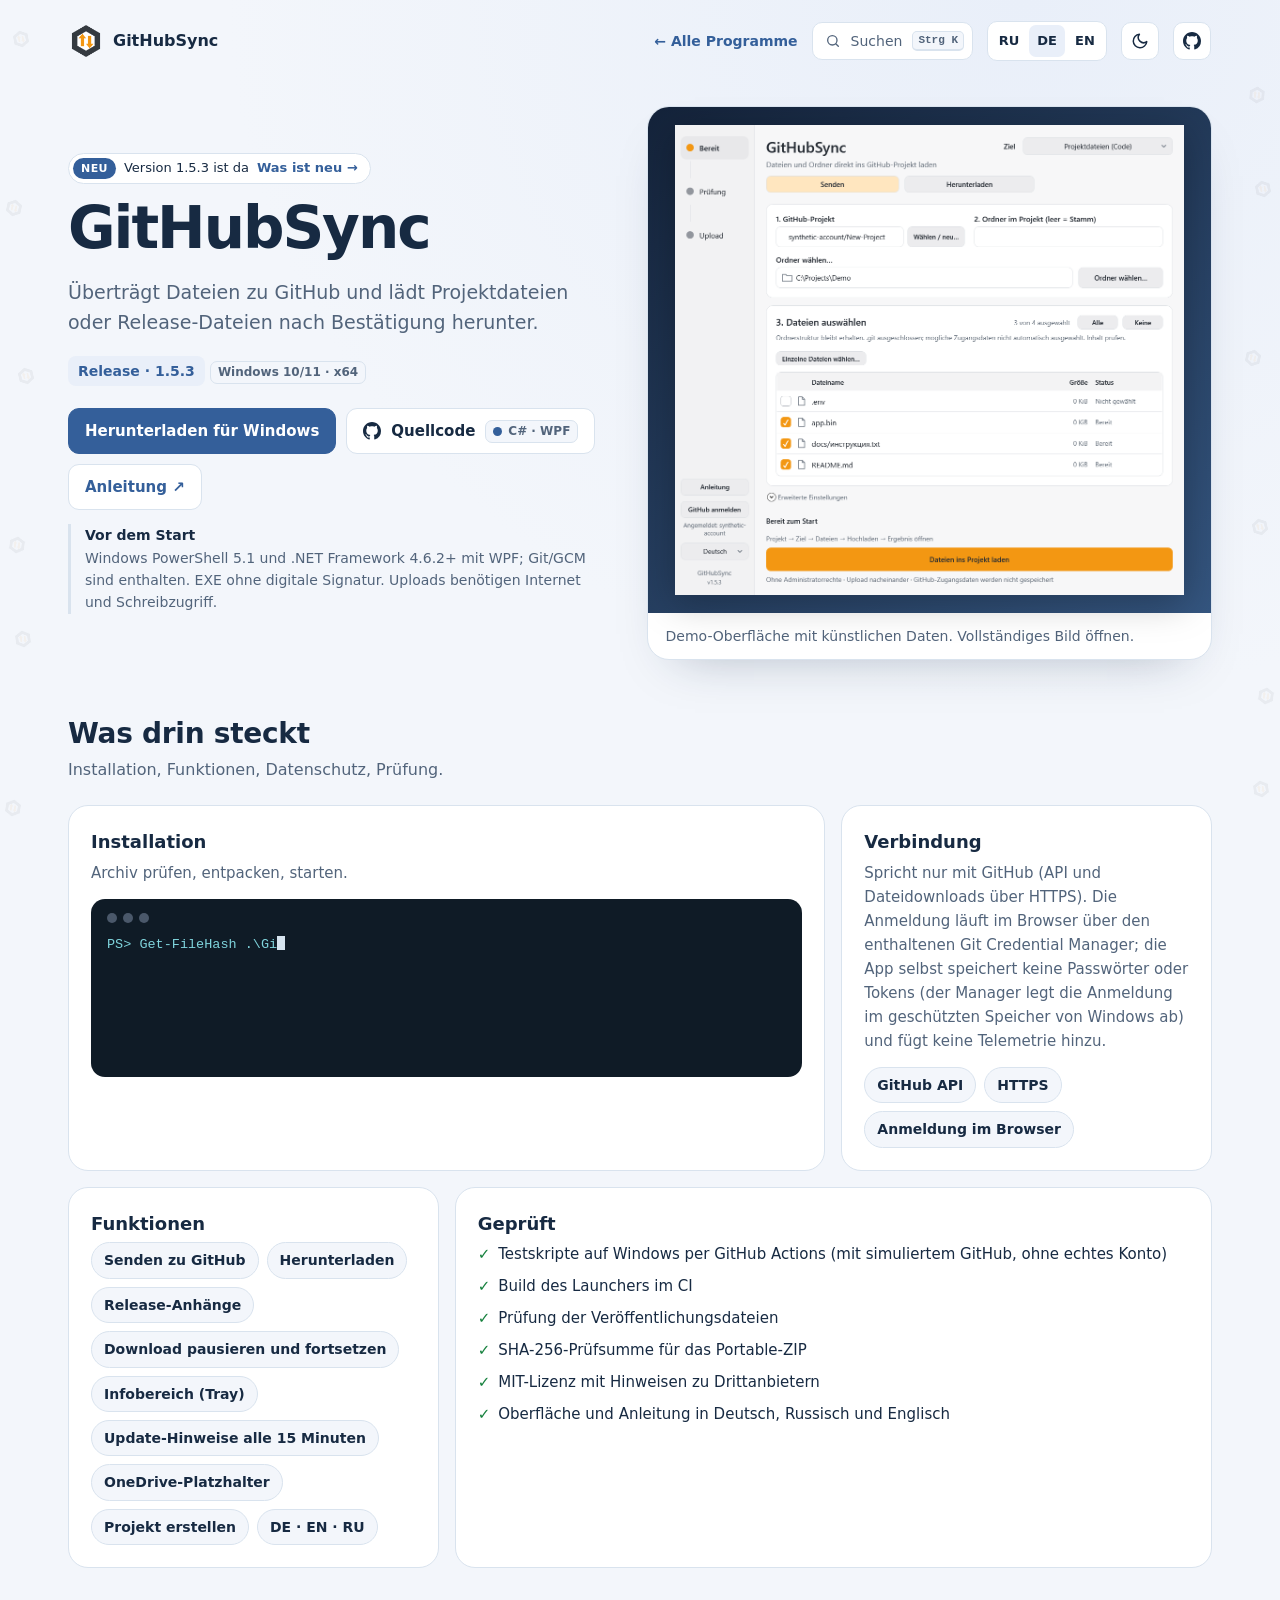
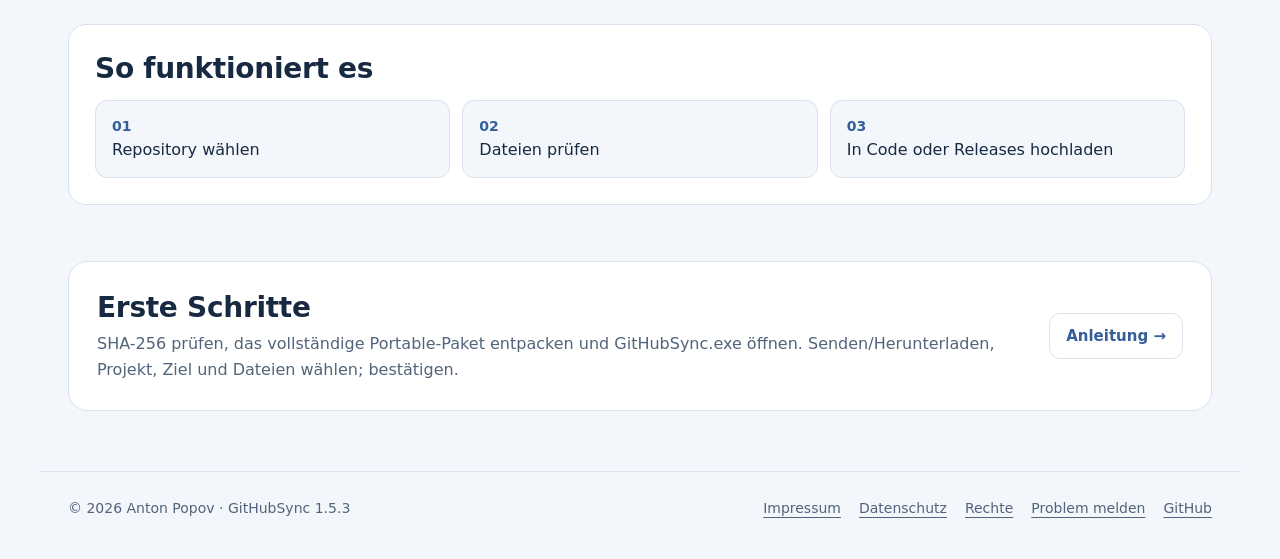
<file: index.html>
<!doctype html>
<html lang="de"><head><meta charset="utf-8"><meta name="viewport" content="width=device-width,initial-scale=1">
<meta name="description" content="Überträgt Dateien zu GitHub und lädt Projektdateien oder Release-Dateien nach Bestätigung herunter."><title>GitHubSync — Überträgt Dateien zu GitHub und lädt Projektdateien oder Release-Dateien nach Bestätigung herunter</title>
<link rel="icon" href="presentation-icon.png">
<script src="assets/kit/kit-theme.js"></script>
<link rel="stylesheet" href="assets/kit/kit.css?v=2026.11.16-1">
<link rel="stylesheet" href="presentation.css?v=2823b14a">
<script src="assets/kit/programs.js?v=2026.11.16-1" defer></script>
<script src="assets/kit/kit.js?v=2026.11.16-1" defer></script>
</head>
<body class="ppk-page">
<a class="ppk-skip" href="#main">Zum Inhalt</a>
<div class="ppk-nav-wrap" id="ppk-nav-wrap">
<nav class="ppk-nav" aria-label="Hauptnavigation"><a class="ppk-brand" href="index.html"><img src="presentation-icon.png" alt="" width="34" height="34"><span>GitHubSync</span></a><span class="ppk-spacer"></span><a class="ppk-back" href="https://popovantondev.github.io/popovantondev/index.html">← Alle Programme</a><button class="ppk-search-btn" type="button" data-ppk-open-search aria-label="Programme durchsuchen"><span>Suchen</span><kbd>Strg K</kbd></button><div class="ppk-langs"><a href="index-ru.html" lang="ru" hreflang="ru">RU</a><a href="index.html" lang="de" hreflang="de" aria-current="page">DE</a><a href="index-en.html" lang="en" hreflang="en">EN</a></div><button class="ppk-icon-btn ppk-theme-btn" type="button" data-ppk-theme aria-label="Farbschema wechseln"></button><a class="ppk-icon-btn ppk-gh-btn" href="https://github.com/popovantondev/GitHubSync" aria-label="GitHub"></a></nav>
</div>
<main class="ppk-shell" id="main">
<section class="ppk-hero"><div>
<a class="ppk-pill" href="https://github.com/popovantondev/GitHubSync/releases/tag/v1.5.3"><span class="ppk-new">NEU</span><span>Version 1.5.3 ist da</span> <span class="ppk-more">Was ist neu →</span></a>
<h1>GitHubSync</h1><p class="ppk-lead">Überträgt Dateien zu GitHub und lädt Projektdateien oder Release-Dateien nach Bestätigung herunter.</p>
<span class="ppk-status">Release · 1.5.3</span> <span class="ppk-chip">Windows 10/11 · x64</span>
<div class="ppk-actions"><a class="ppk-btn ppk-btn-primary" href="https://github.com/popovantondev/GitHubSync/releases/tag/v1.5.3">Herunterladen für Windows</a><a class="ppk-btn ppk-btn-gh" href="https://github.com/popovantondev/GitHubSync">Quellcode <span class="ppk-chip"><i class="ppk-dot"></i>C# · WPF</span></a><a class="ppk-btn" href="Guide-de.html">Anleitung ↗</a></div>
<p class="ppk-requirements"><strong>Vor dem Start</strong>Windows PowerShell 5.1 und .NET Framework 4.6.2+ mit WPF; Git/GCM sind enthalten. EXE ohne digitale Signatur. Uploads benötigen Internet und Schreibzugriff.</p>
</div>
<figure class="ppk-preview"><div class="ppk-stage"><a href="Ui-de-code.png"><img src="Ui-de-code.png" alt="GitHubSync — Demo-Oberfläche mit künstlichen Daten. Vollständiges Bild öffnen." decoding="async" width="1084" height="1001" fetchpriority="high"></a></div><figcaption>Demo-Oberfläche mit künstlichen Daten. Vollständiges Bild öffnen.</figcaption></figure>
</section>
<section class="ppk-bento-section ppk-section ppk-reveal" aria-labelledby="bento-title">
<h2 id="bento-title">Was drin steckt</h2><p class="ppk-sub">Installation, Funktionen, Datenschutz, Prüfung.</p>
<div class="ppk-bento">
<div class="ppk-tile ppk-wide"><h3>Installation</h3><p>Archiv prüfen, entpacken, starten.</p><div class="ppk-term" role="group" aria-label="Terminal"><div class="ppk-term-bar"><i></i><i></i><i></i></div><div class="ppk-term-out"><div class="ppk-ps">PS&gt; Get-FileHash .\GitHubSync-1.5.3-win-x64.zip -Algorithm SHA256</div><div class="ppk-ps">PS&gt; Get-Content .\GitHubSync-1.5.3-win-x64.zip.sha256</div><div class="ppk-dim">Beide Werte müssen übereinstimmen.</div><div class="ppk-ps">PS&gt; Expand-Archive .\GitHubSync-1.5.3-win-x64.zip -DestinationPath .\GitHubSync</div><div class="ppk-ps">PS&gt; .\GitHubSync\GitHubSync-1.5.3-Portable\GitHubSync.exe</div></div></div></div>
<div class="ppk-tile"><h3>Verbindung</h3><p>Spricht nur mit GitHub (API und Dateidownloads über HTTPS). Die Anmeldung läuft im Browser über den enthaltenen Git Credential Manager; die App selbst speichert keine Passwörter oder Tokens (der Manager legt die Anmeldung im geschützten Speicher von Windows ab) und fügt keine Telemetrie hinzu.</p><div class="ppk-chips"><span>GitHub API</span><span>HTTPS</span><span>Anmeldung im Browser</span></div></div>
<div class="ppk-tile"><h3>Funktionen</h3><div class="ppk-chips"><span>Senden zu GitHub</span><span>Herunterladen</span><span>Release-Anhänge</span><span>Download pausieren und fortsetzen</span><span>Infobereich (Tray)</span><span>Update-Hinweise alle 15 Minuten</span><span>OneDrive-Platzhalter</span><span>Projekt erstellen</span><span>DE · EN · RU</span></div></div>
<div class="ppk-tile ppk-wide"><h3>Geprüft</h3><ul class="ppk-checks"><li>Testskripte auf Windows per GitHub Actions (mit simuliertem GitHub, ohne echtes Konto)</li><li>Build des Launchers im CI</li><li>Prüfung der Veröffentlichungsdateien</li><li>SHA-256-Prüfsumme für das Portable-ZIP</li><li>MIT-Lizenz mit Hinweisen zu Drittanbietern</li><li>Oberfläche und Anleitung in Deutsch, Russisch und Englisch</li></ul></div>
</div>
</section>
<section class="ppk-section ppk-process ppk-reveal" aria-labelledby="process-title"><h2 id="process-title">So funktioniert es</h2><ol class="ppk-flow"><li>Repository wählen</li><li>Dateien prüfen</li><li>In Code oder Releases hochladen</li></ol></section>
<section class="ppk-section ppk-reveal"><div class="site-start"><div><h2>Erste Schritte</h2><p>SHA-256 prüfen, das vollständige Portable-Paket entpacken und GitHubSync.exe öffnen. Senden/Herunterladen, Projekt, Ziel und Dateien wählen; bestätigen.</p></div><div class="ppk-actions"><a class="ppk-btn" href="Guide-de.html">Anleitung →</a></div></div></section>
</main>
<footer class="ppk-footer">
<span>© 2026 Anton Popov · GitHubSync 1.5.3</span>
<nav aria-label="Rechtliches"><a href="https://popovantondev.github.io/popovantondev/impressum.html">Impressum</a><a href="https://popovantondev.github.io/popovantondev/datenschutz.html">Datenschutz</a><a href="https://github.com/popovantondev/GitHubSync/blob/main/LICENSE">Rechte</a><a href="https://github.com/popovantondev/GitHubSync/issues/new/choose">Problem melden</a><a href="https://github.com/popovantondev/GitHubSync">GitHub</a></nav>
</footer>
</body></html>
</file>
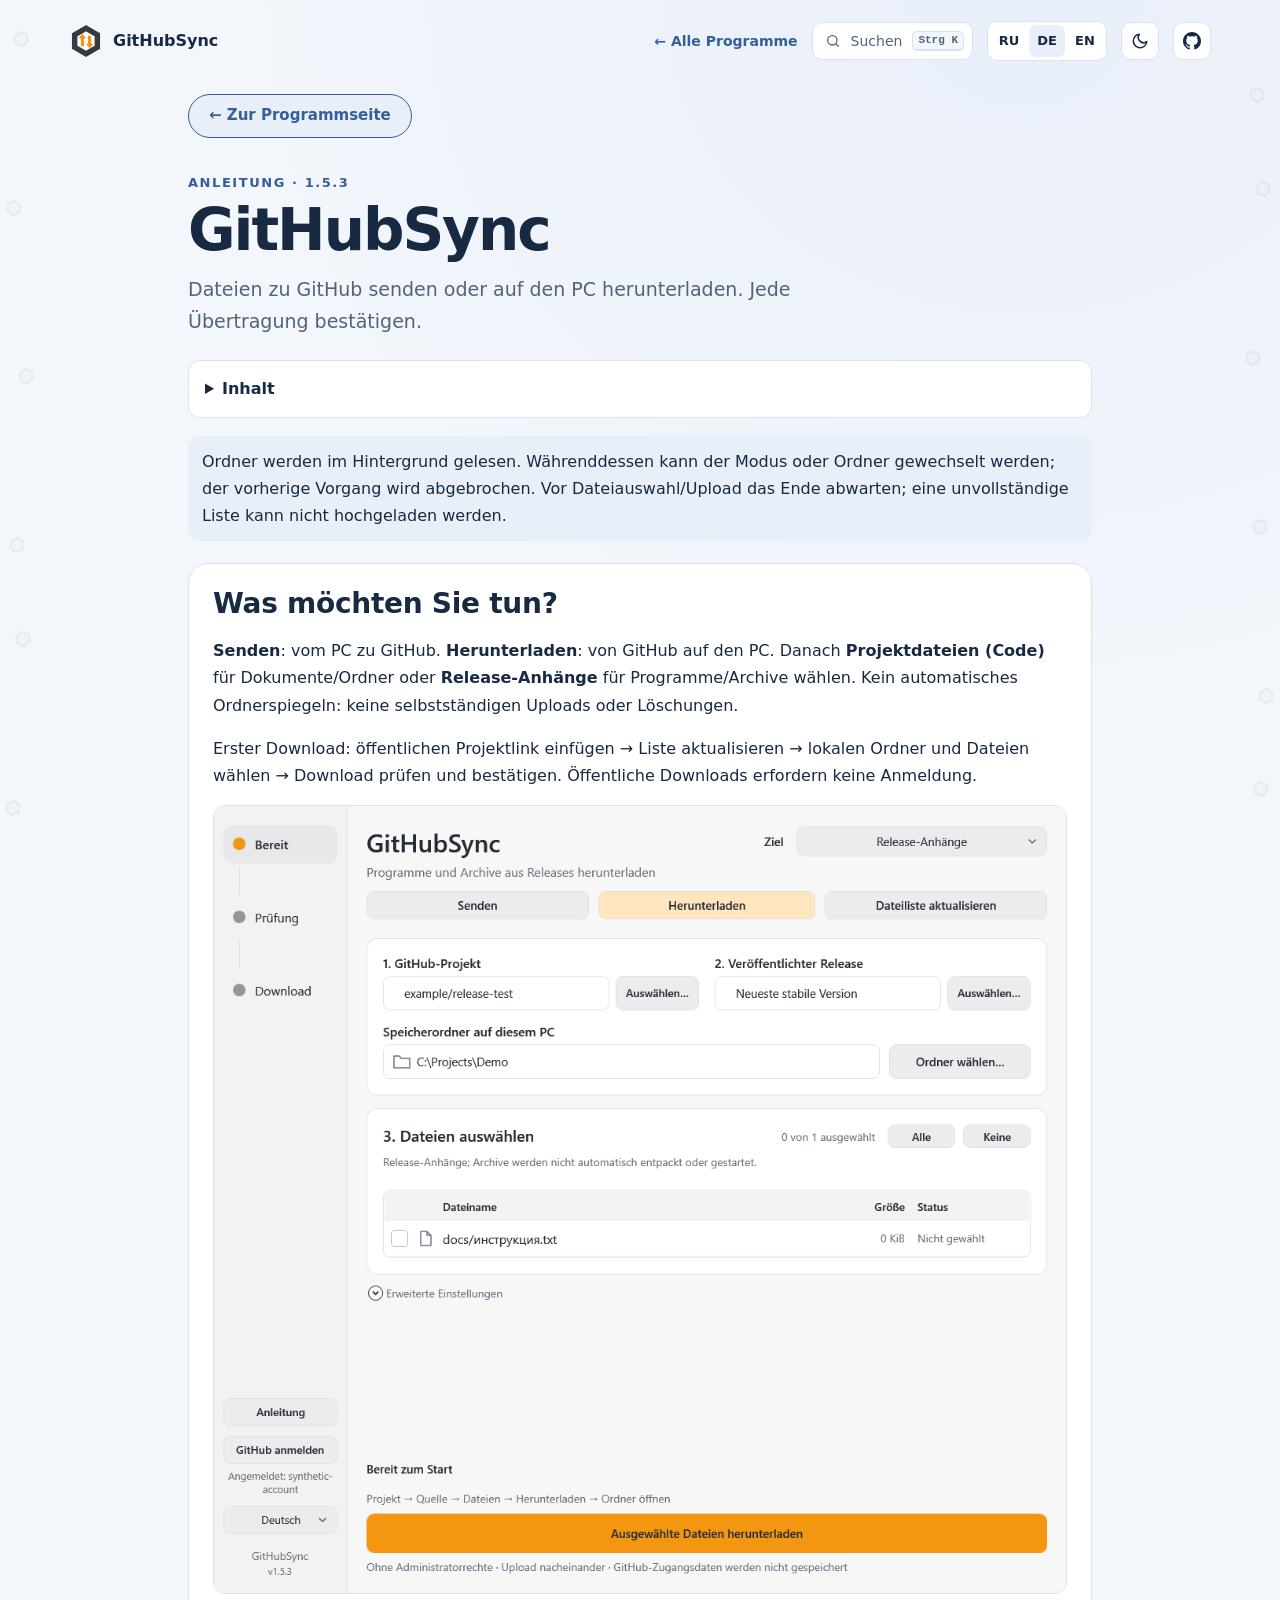
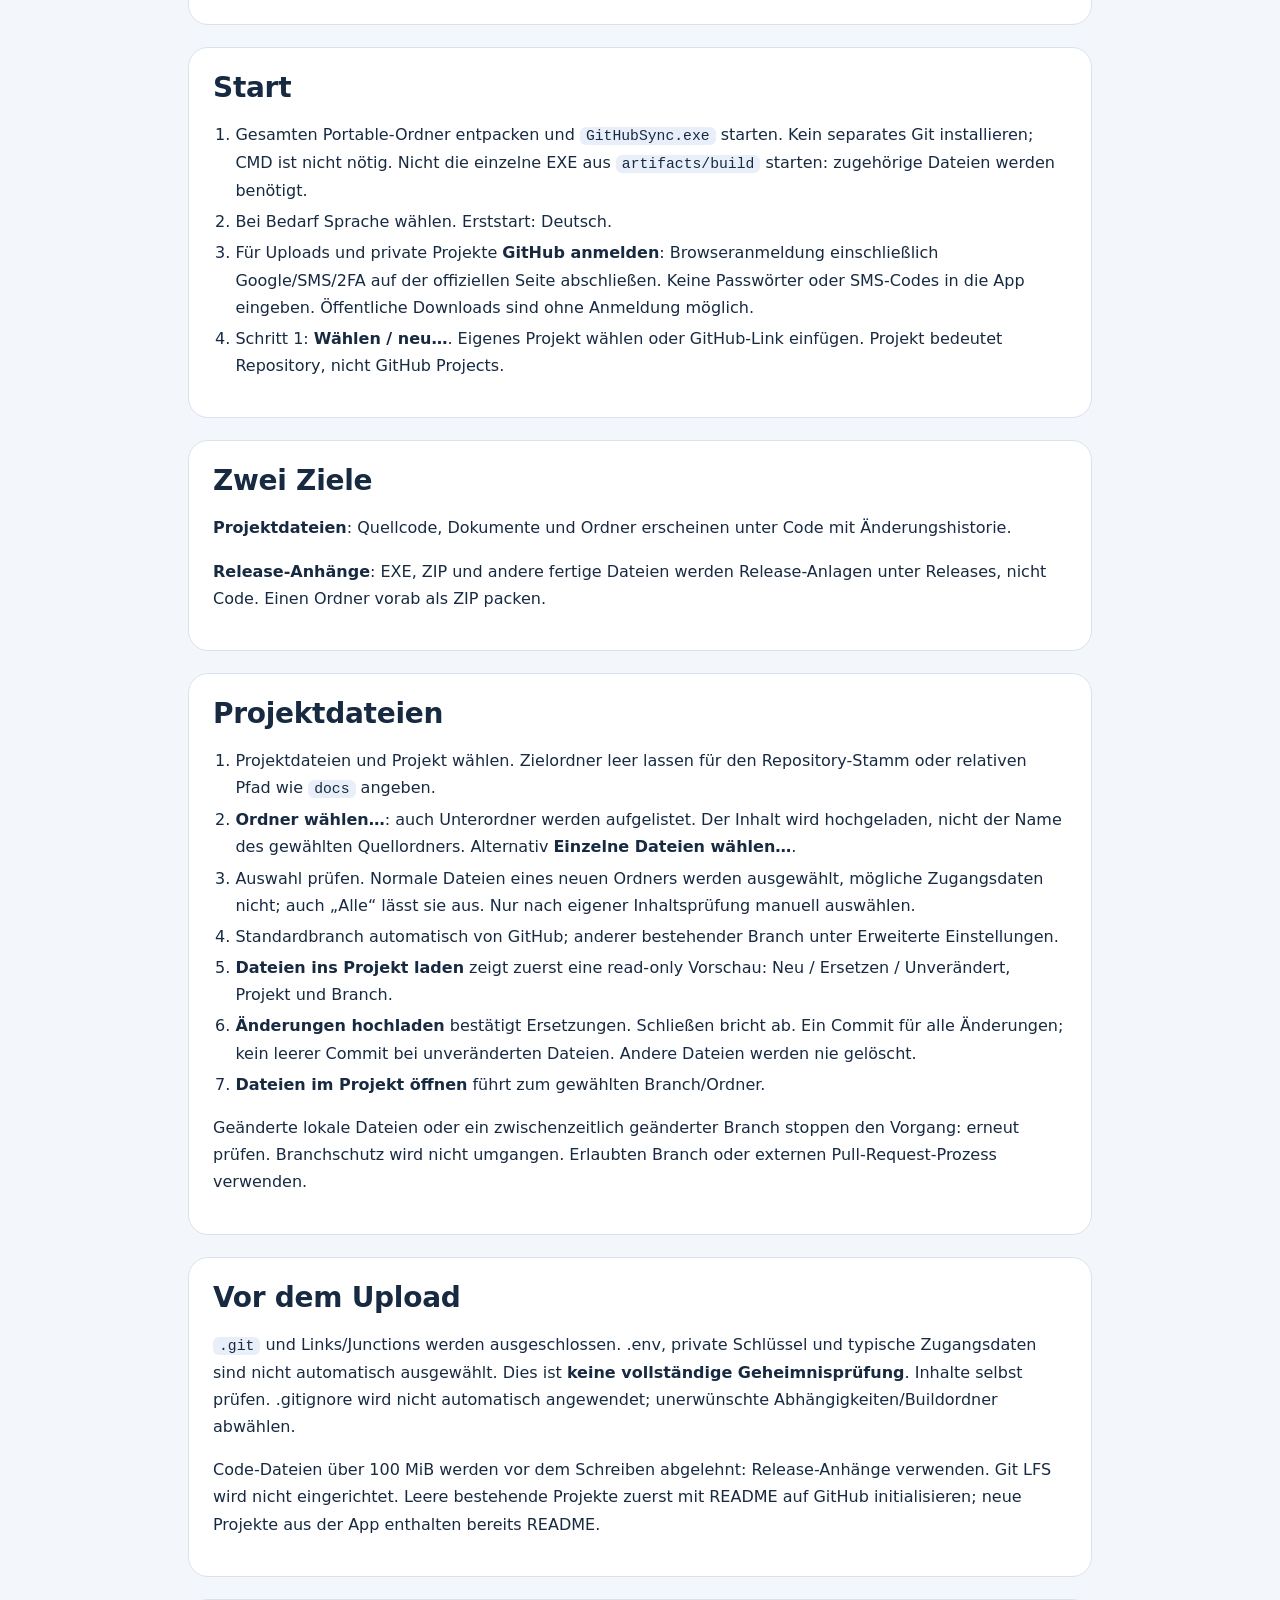
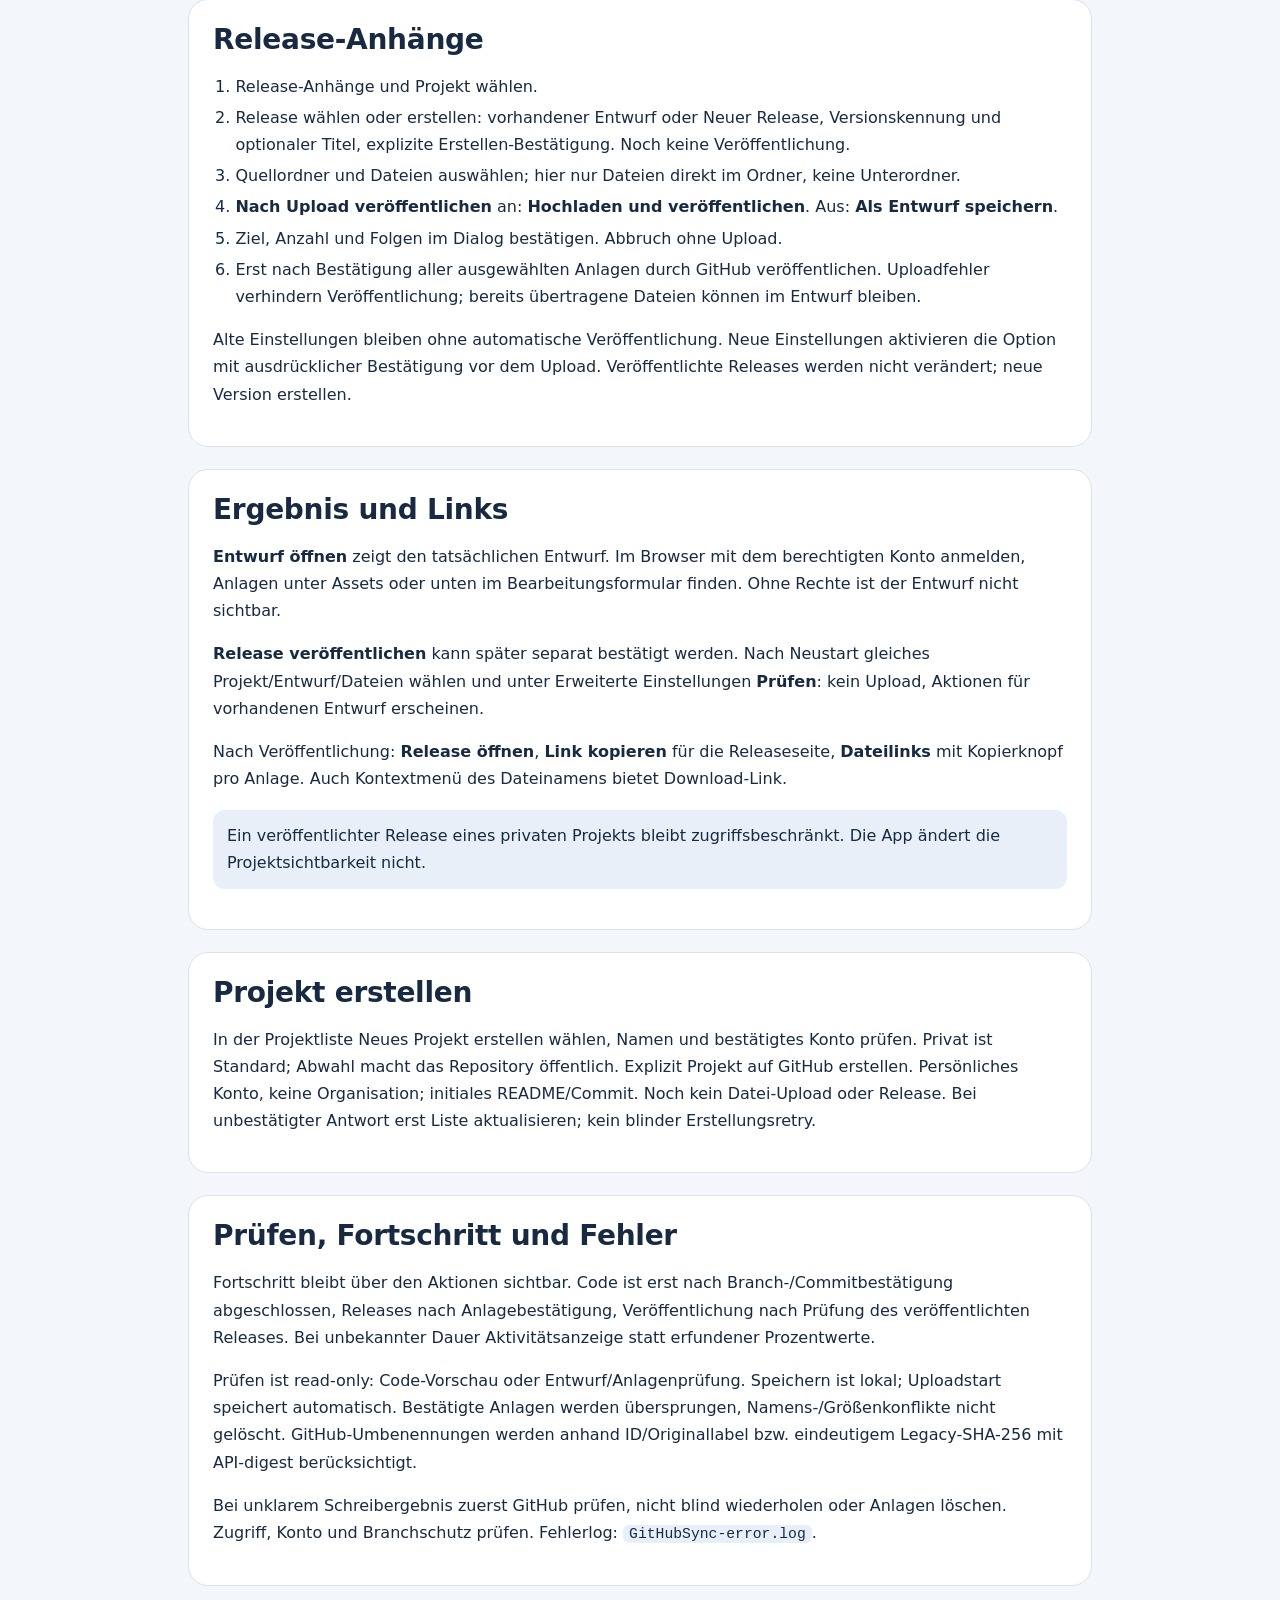
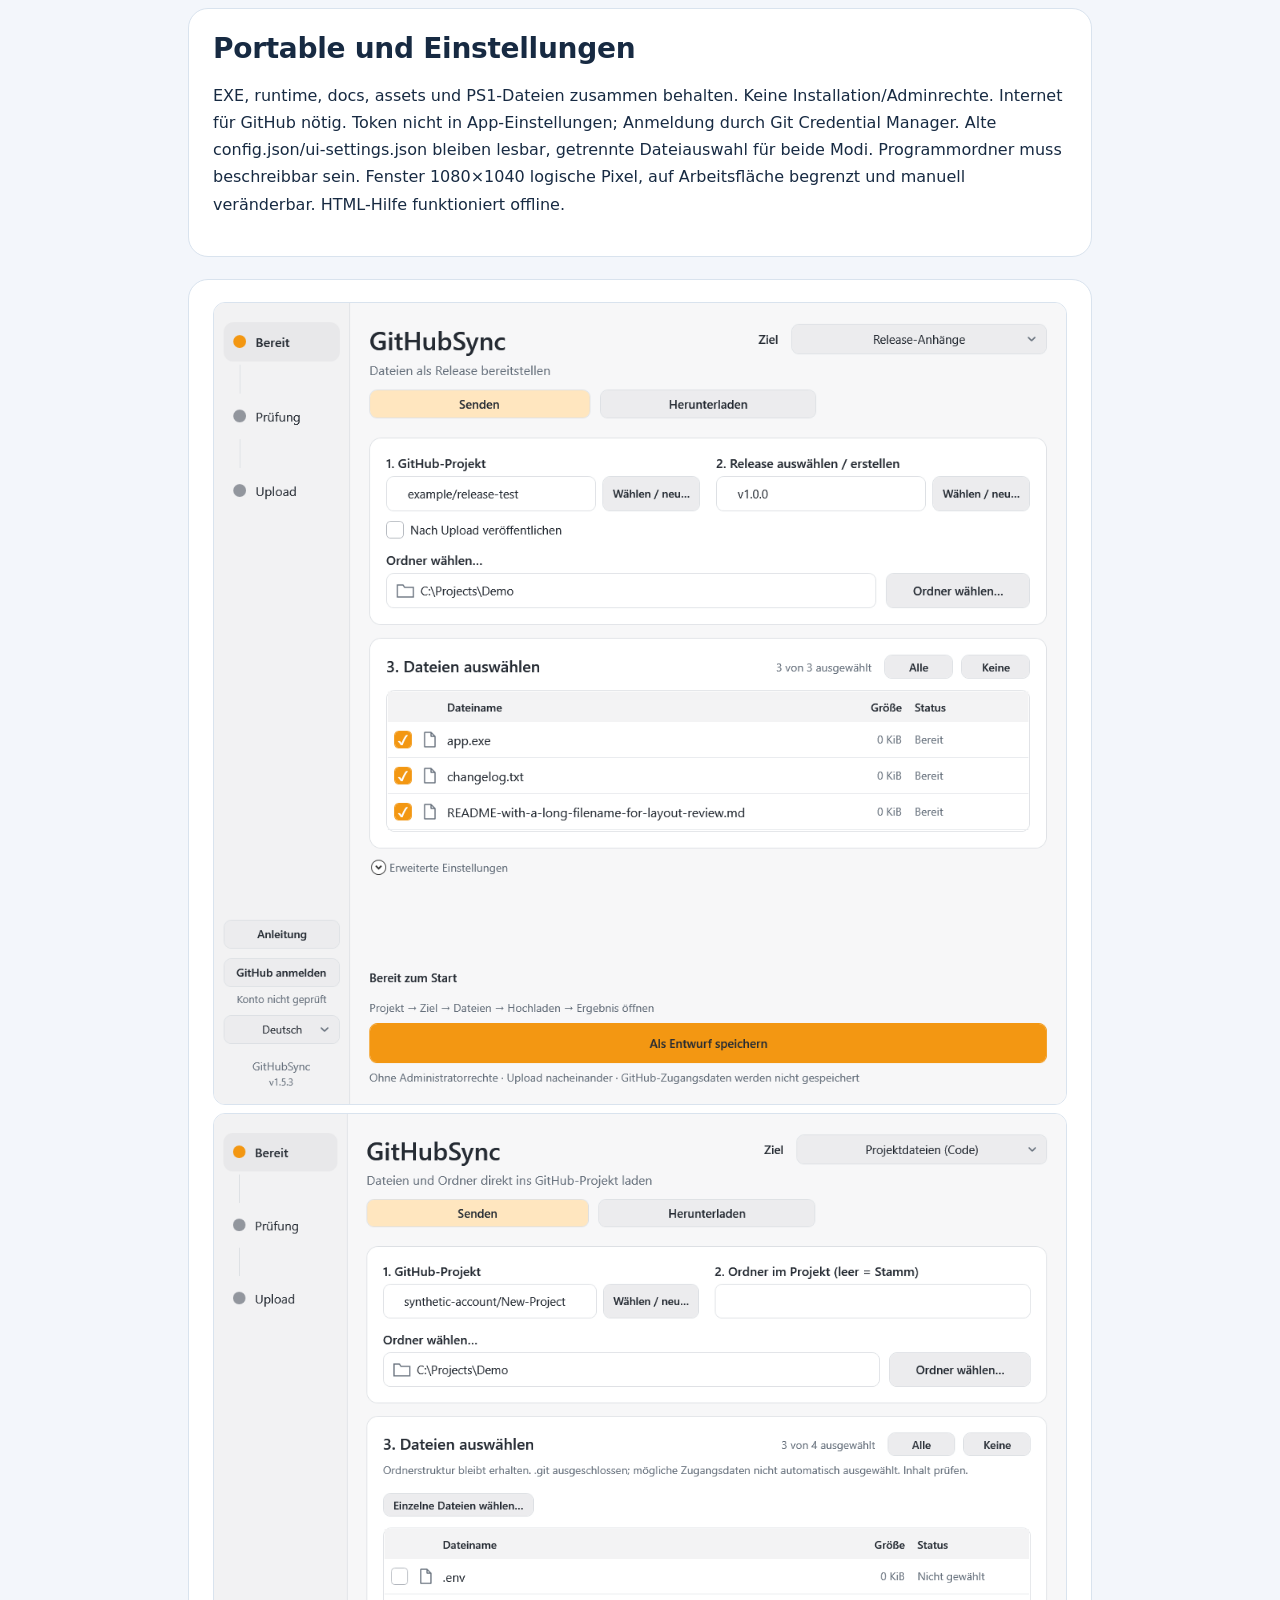
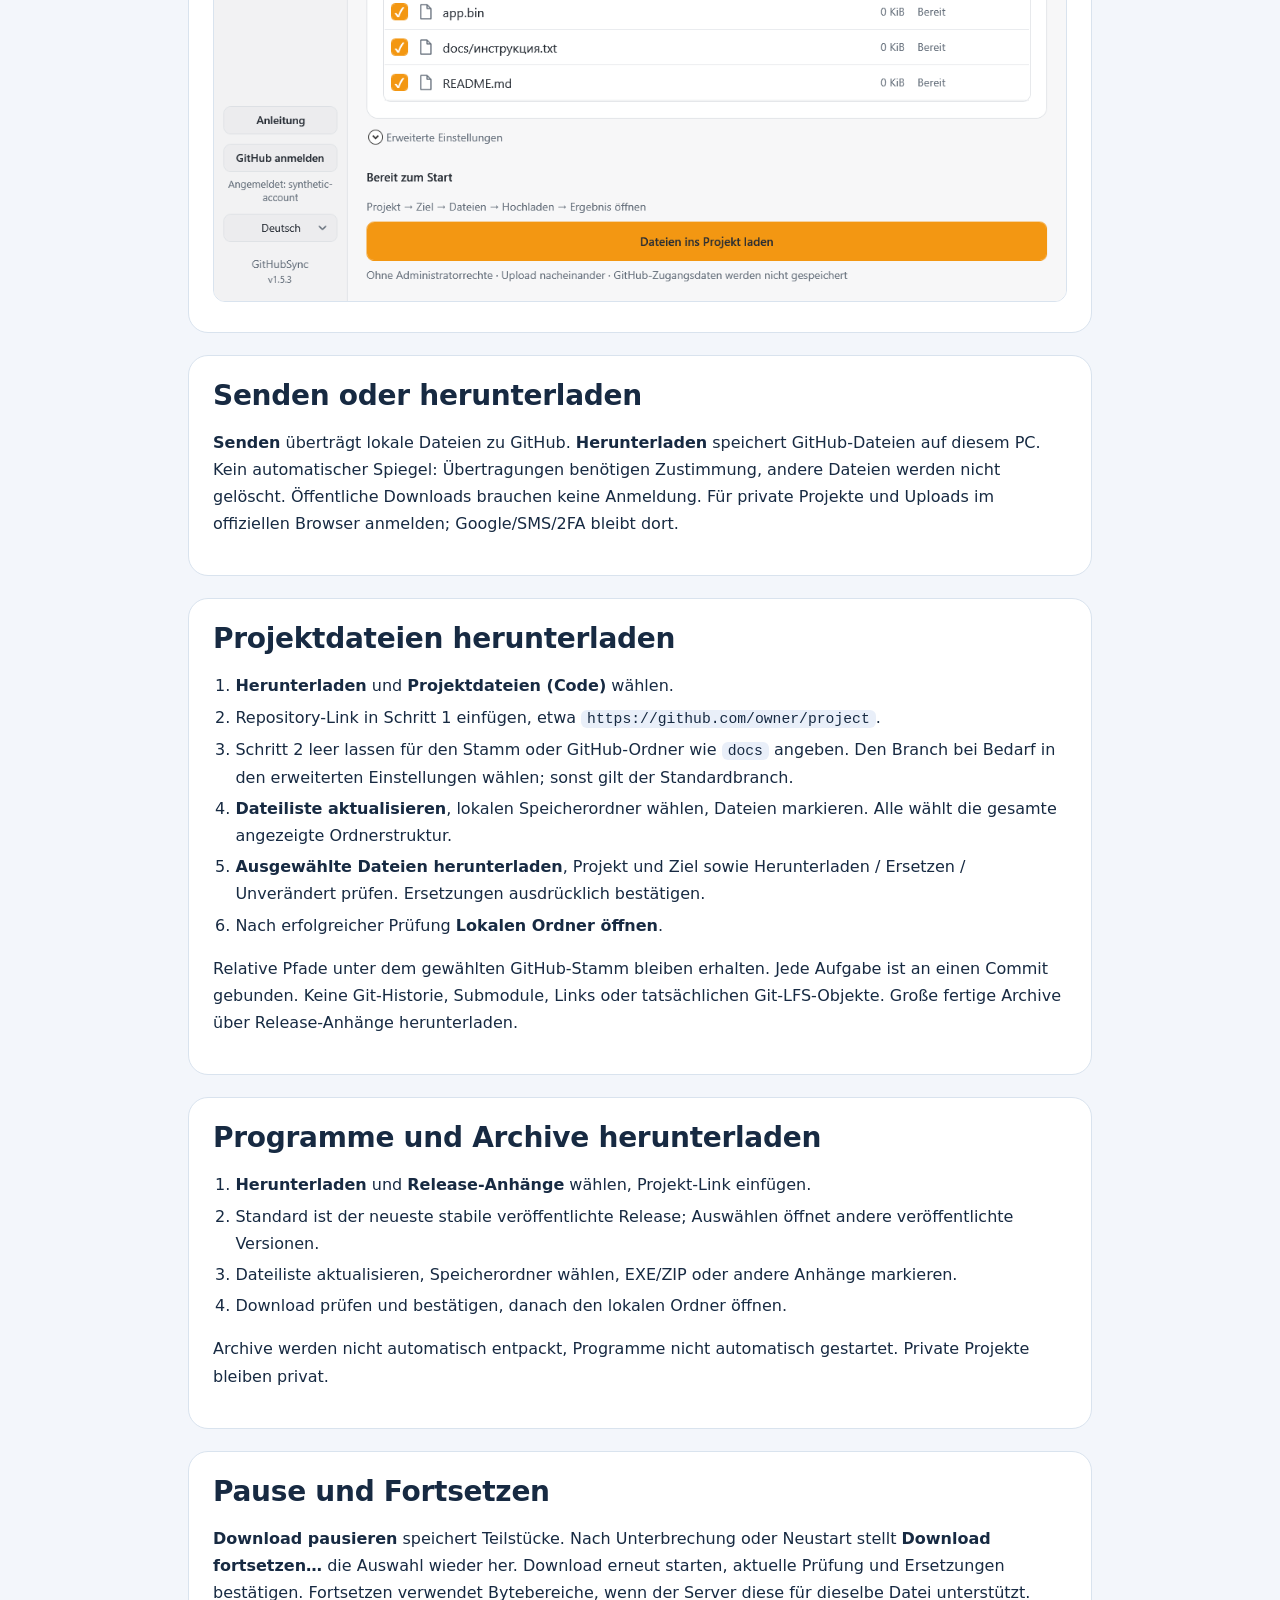
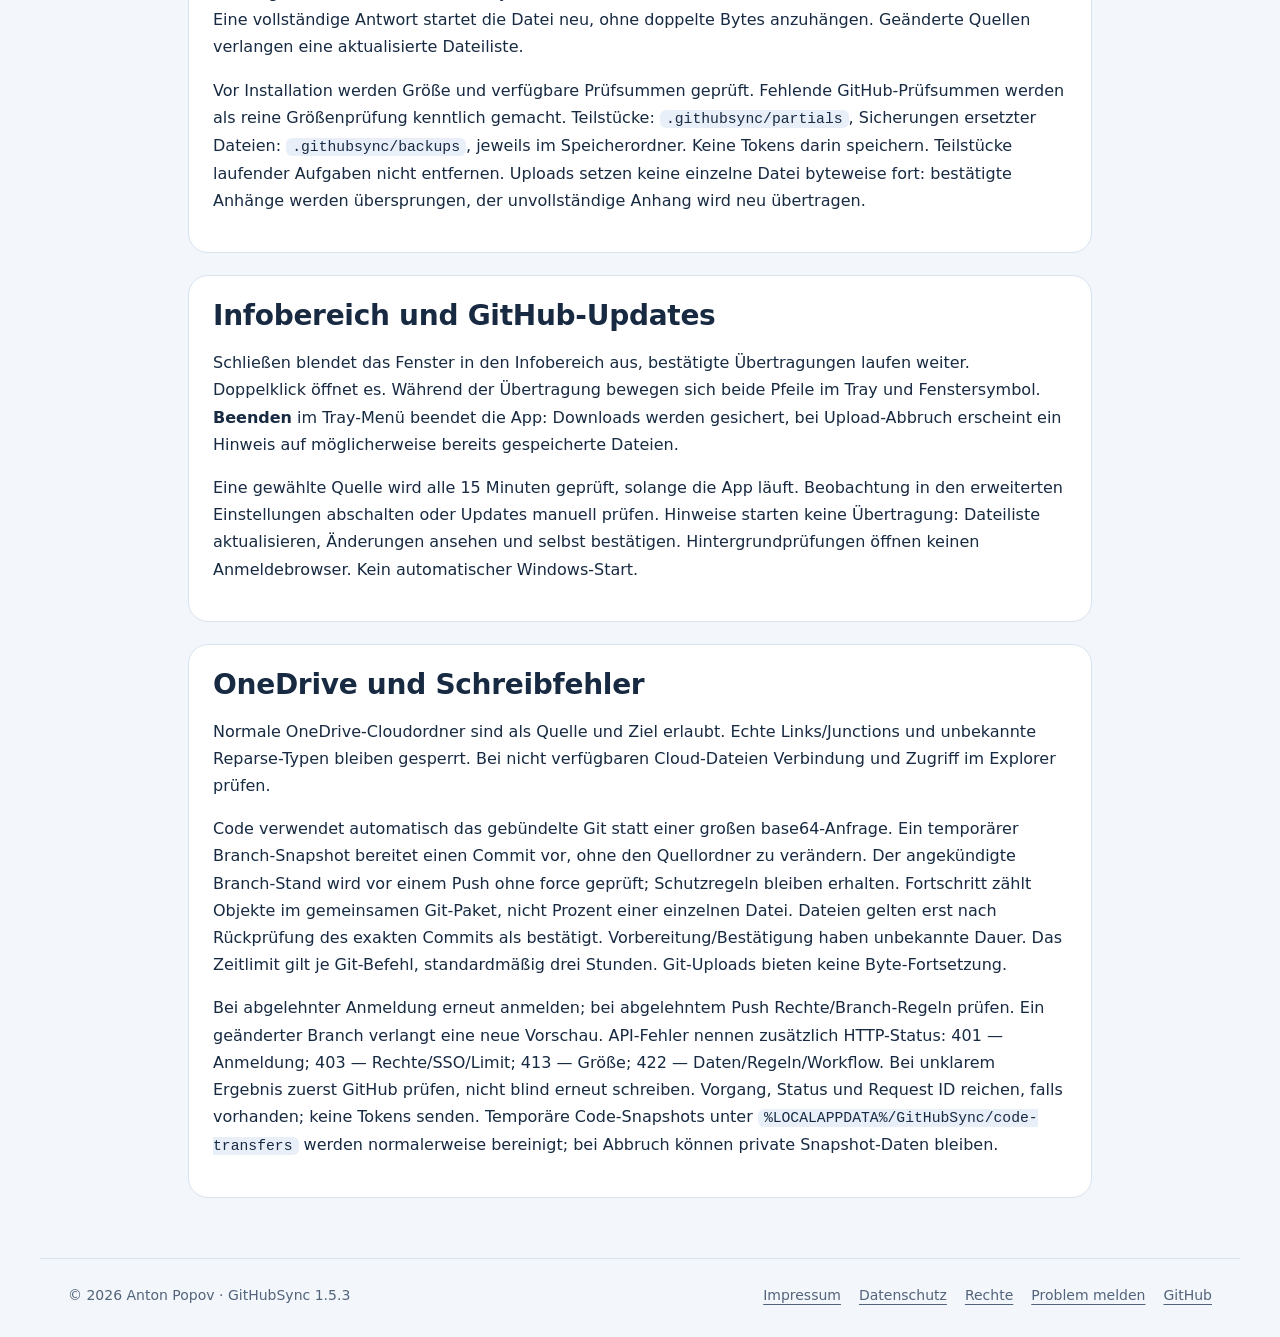
<file: Guide-de.html>
<!doctype html>
<html lang="de"><head><meta charset="utf-8"><meta name="viewport" content="width=device-width,initial-scale=1">
<meta name="description" content="Überträgt Dateien zu GitHub und lädt Projektdateien oder Release-Dateien nach Bestätigung herunter."><title>GitHubSync — Anleitung</title>
<!-- ppk-head:start -->
<link rel="icon" href="presentation-icon.png">
<script src="assets/kit/kit-theme.js"></script>
<link rel="stylesheet" href="assets/kit/kit.css?v=2026.11.16-1">
<link rel="stylesheet" href="presentation.css?v=2823b14a">
<link rel="stylesheet" href="guide-polish.css?v=c82af6e0">
<script src="assets/kit/programs.js?v=2026.11.16-1" defer></script>
<script src="assets/kit/kit.js?v=2026.11.16-1" defer></script>
<!-- ppk-head:end -->
</head>
<body class="ppk-page">
<!-- ppk-header:start -->
<a class="ppk-skip" href="#main">Zum Inhalt</a>
<div class="ppk-nav-wrap" id="ppk-nav-wrap">
<nav class="ppk-nav" aria-label="Hauptnavigation"><a class="ppk-brand" href="index.html"><img src="presentation-icon.png" alt="" width="34" height="34"><span>GitHubSync</span></a><span class="ppk-spacer"></span><a class="ppk-back" href="https://popovantondev.github.io/popovantondev/index.html">← Alle Programme</a><button class="ppk-search-btn" type="button" data-ppk-open-search aria-label="Programme durchsuchen"><span>Suchen</span><kbd>Strg K</kbd></button><div class="ppk-langs"><a href="Guide-ru.html" lang="ru" hreflang="ru">RU</a><a href="Guide-de.html" lang="de" hreflang="de" aria-current="page">DE</a><a href="Guide-en.html" lang="en" hreflang="en">EN</a></div><button class="ppk-icon-btn ppk-theme-btn" type="button" data-ppk-theme aria-label="Farbschema wechseln"></button><a class="ppk-icon-btn ppk-gh-btn" href="https://github.com/popovantondev/GitHubSync" aria-label="GitHub"></a></nav>
</div>
<!-- ppk-header:end -->
<main class="ppk-shell ppk-prose guide" id="main">
<!-- ppk-guide-home:start --><p class="guide-home"><a class="guide-home-link" href="index.html">← Zur Programmseite</a></p><!-- ppk-guide-home:end -->
<!-- guide-hero:start --><section class="guide-hero"><p class="guide-kicker">Anleitung · 1.5.3</p><h1>GitHubSync</h1><p class="guide-lead">Dateien zu GitHub senden oder auf den PC herunterladen. Jede Übertragung bestätigen.</p></section><!-- guide-hero:end -->
<!-- guide-polish:start --><aside class="guide-tools"><details><summary>Inhalt</summary><ol><li><a href="#section-1">Was möchten Sie tun?</a></li><li><a href="#section-2">Start</a></li><li><a href="#section-3">Zwei Ziele</a></li><li><a href="#section-4">Projektdateien</a></li><li><a href="#section-5">Vor dem Upload</a></li><li><a href="#section-6">Release-Anhänge</a></li><li><a href="#section-7">Ergebnis und Links</a></li><li><a href="#section-8">Projekt erstellen</a></li><li><a href="#section-9">Prüfen, Fortschritt und Fehler</a></li><li><a href="#section-10">Portable und Einstellungen</a></li><li><a href="#section-11">Senden oder herunterladen</a></li><li><a href="#section-12">Projektdateien herunterladen</a></li><li><a href="#section-13">Programme und Archive herunterladen</a></li><li><a href="#section-14">Pause und Fortsetzen</a></li><li><a href="#section-15">Infobereich und GitHub-Updates</a></li><li><a href="#section-16">OneDrive und Schreibfehler</a></li></ol></details></aside><!-- guide-polish:end -->
<div class="note">Ordner werden im Hintergrund gelesen. Währenddessen kann der Modus oder Ordner gewechselt werden; der vorherige Vorgang wird abgebrochen. Vor Dateiauswahl/Upload das Ende abwarten; eine unvollständige Liste kann nicht hochgeladen werden.</div>
<section class="card"><h2 id="section-1">Was möchten Sie tun?</h2><p><strong>Senden</strong>: vom PC zu GitHub. <strong>Herunterladen</strong>: von GitHub auf den PC. Danach <strong>Projektdateien (Code)</strong> für Dokumente/Ordner oder <strong>Release-Anhänge</strong> für Programme/Archive wählen. Kein automatisches Ordnerspiegeln: keine selbstständigen Uploads oder Löschungen.</p><p>Erster Download: öffentlichen Projektlink einfügen → Liste aktualisieren → lokalen Ordner und Dateien wählen → Download prüfen und bestätigen. Öffentliche Downloads erfordern keine Anmeldung.</p><a class="guide-full-image" href="Ui-de-download.png" aria-label="Vollständiges Bild öffnen"><img class="screen" src="Ui-de-download.png" alt="WPF-Demonstration des Downloads mit künstlichem Projekt" width="1084" height="1001" decoding="async"></a></section>
<section class="card"><h2 id="section-2">Start</h2><ol><li>Gesamten Portable-Ordner entpacken und <code>GitHubSync.exe</code> starten. Kein separates Git installieren; CMD ist nicht nötig. Nicht die einzelne EXE aus <code>artifacts/build</code> starten: zugehörige Dateien werden benötigt.</li><li>Bei Bedarf Sprache wählen. Erststart: Deutsch.</li><li>Für Uploads und private Projekte <strong>GitHub anmelden</strong>: Browseranmeldung einschließlich Google/SMS/2FA auf der offiziellen Seite abschließen. Keine Passwörter oder SMS-Codes in die App eingeben. Öffentliche Downloads sind ohne Anmeldung möglich.</li><li>Schritt 1: <strong>Wählen / neu…</strong>. Eigenes Projekt wählen oder GitHub-Link einfügen. Projekt bedeutet Repository, nicht GitHub Projects.</li></ol></section>
<section class="card"><h2 id="section-3">Zwei Ziele</h2><p><strong>Projektdateien</strong>: Quellcode, Dokumente und Ordner erscheinen unter Code mit Änderungshistorie.</p><p><strong>Release-Anhänge</strong>: EXE, ZIP und andere fertige Dateien werden Release-Anlagen unter Releases, nicht Code. Einen Ordner vorab als ZIP packen.</p></section>
<section class="card"><h2 id="section-4">Projektdateien</h2><ol><li>Projektdateien und Projekt wählen. Zielordner leer lassen für den Repository-Stamm oder relativen Pfad wie <code>docs</code> angeben.</li><li><strong>Ordner wählen…</strong>: auch Unterordner werden aufgelistet. Der Inhalt wird hochgeladen, nicht der Name des gewählten Quellordners. Alternativ <strong>Einzelne Dateien wählen…</strong>.</li><li>Auswahl prüfen. Normale Dateien eines neuen Ordners werden ausgewählt, mögliche Zugangsdaten nicht; auch „Alle“ lässt sie aus. Nur nach eigener Inhaltsprüfung manuell auswählen.</li><li>Standardbranch automatisch von GitHub; anderer bestehender Branch unter Erweiterte Einstellungen.</li><li><strong>Dateien ins Projekt laden</strong> zeigt zuerst eine read-only Vorschau: Neu / Ersetzen / Unverändert, Projekt und Branch.</li><li><strong>Änderungen hochladen</strong> bestätigt Ersetzungen. Schließen bricht ab. Ein Commit für alle Änderungen; kein leerer Commit bei unveränderten Dateien. Andere Dateien werden nie gelöscht.</li><li><strong>Dateien im Projekt öffnen</strong> führt zum gewählten Branch/Ordner.</li></ol><p>Geänderte lokale Dateien oder ein zwischenzeitlich geänderter Branch stoppen den Vorgang: erneut prüfen. Branchschutz wird nicht umgangen. Erlaubten Branch oder externen Pull-Request-Prozess verwenden.</p></section>
<section class="card"><h2 id="section-5">Vor dem Upload</h2><p><code>.git</code> und Links/Junctions werden ausgeschlossen. .env, private Schlüssel und typische Zugangsdaten sind nicht automatisch ausgewählt. Dies ist <strong>keine vollständige Geheimnisprüfung</strong>. Inhalte selbst prüfen. .gitignore wird nicht automatisch angewendet; unerwünschte Abhängigkeiten/Buildordner abwählen.</p><p>Code-Dateien über 100 MiB werden vor dem Schreiben abgelehnt: Release-Anhänge verwenden. Git LFS wird nicht eingerichtet. Leere bestehende Projekte zuerst mit README auf GitHub initialisieren; neue Projekte aus der App enthalten bereits README.</p></section>
<section class="card"><h2 id="section-6">Release-Anhänge</h2><ol><li>Release-Anhänge und Projekt wählen.</li><li>Release wählen oder erstellen: vorhandener Entwurf oder Neuer Release, Versionskennung und optionaler Titel, explizite Erstellen-Bestätigung. Noch keine Veröffentlichung.</li><li>Quellordner und Dateien auswählen; hier nur Dateien direkt im Ordner, keine Unterordner.</li><li><strong>Nach Upload veröffentlichen</strong> an: <strong>Hochladen und veröffentlichen</strong>. Aus: <strong>Als Entwurf speichern</strong>.</li><li>Ziel, Anzahl und Folgen im Dialog bestätigen. Abbruch ohne Upload.</li><li>Erst nach Bestätigung aller ausgewählten Anlagen durch GitHub veröffentlichen. Uploadfehler verhindern Veröffentlichung; bereits übertragene Dateien können im Entwurf bleiben.</li></ol><p>Alte Einstellungen bleiben ohne automatische Veröffentlichung. Neue Einstellungen aktivieren die Option mit ausdrücklicher Bestätigung vor dem Upload. Veröffentlichte Releases werden nicht verändert; neue Version erstellen.</p></section>
<section class="card"><h2 id="section-7">Ergebnis und Links</h2><p><strong>Entwurf öffnen</strong> zeigt den tatsächlichen Entwurf. Im Browser mit dem berechtigten Konto anmelden, Anlagen unter Assets oder unten im Bearbeitungsformular finden. Ohne Rechte ist der Entwurf nicht sichtbar.</p><p><strong>Release veröffentlichen</strong> kann später separat bestätigt werden. Nach Neustart gleiches Projekt/Entwurf/Dateien wählen und unter Erweiterte Einstellungen <strong>Prüfen</strong>: kein Upload, Aktionen für vorhandenen Entwurf erscheinen.</p><p>Nach Veröffentlichung: <strong>Release öffnen</strong>, <strong>Link kopieren</strong> für die Releaseseite, <strong>Dateilinks</strong> mit Kopierknopf pro Anlage. Auch Kontextmenü des Dateinamens bietet Download-Link.</p><div class="note">Ein veröffentlichter Release eines privaten Projekts bleibt zugriffsbeschränkt. Die App ändert die Projektsichtbarkeit nicht.</div></section>
<section class="card"><h2 id="section-8">Projekt erstellen</h2><p>In der Projektliste Neues Projekt erstellen wählen, Namen und bestätigtes Konto prüfen. Privat ist Standard; Abwahl macht das Repository öffentlich. Explizit Projekt auf GitHub erstellen. Persönliches Konto, keine Organisation; initiales README/Commit. Noch kein Datei-Upload oder Release. Bei unbestätigter Antwort erst Liste aktualisieren; kein blinder Erstellungsretry.</p></section>
<section class="card"><h2 id="section-9">Prüfen, Fortschritt und Fehler</h2><p>Fortschritt bleibt über den Aktionen sichtbar. Code ist erst nach Branch-/Commitbestätigung abgeschlossen, Releases nach Anlagebestätigung, Veröffentlichung nach Prüfung des veröffentlichten Releases. Bei unbekannter Dauer Aktivitätsanzeige statt erfundener Prozentwerte.</p><p>Prüfen ist read-only: Code-Vorschau oder Entwurf/Anlagenprüfung. Speichern ist lokal; Uploadstart speichert automatisch. Bestätigte Anlagen werden übersprungen, Namens-/Größenkonflikte nicht gelöscht. GitHub-Umbenennungen werden anhand ID/Originallabel bzw. eindeutigem Legacy-SHA-256 mit API-digest berücksichtigt.</p><p>Bei unklarem Schreibergebnis zuerst GitHub prüfen, nicht blind wiederholen oder Anlagen löschen. Zugriff, Konto und Branchschutz prüfen. Fehlerlog: <code>GitHubSync-error.log</code>.</p></section>
<section class="card"><h2 id="section-10">Portable und Einstellungen</h2><p>EXE, runtime, docs, assets und PS1-Dateien zusammen behalten. Keine Installation/Adminrechte. Internet für GitHub nötig. Token nicht in App-Einstellungen; Anmeldung durch Git Credential Manager. Alte config.json/ui-settings.json bleiben lesbar, getrennte Dateiauswahl für beide Modi. Programmordner muss beschreibbar sein. Fenster 1080×1040 logische Pixel, auf Arbeitsfläche begrenzt und manuell veränderbar. HTML-Hilfe funktioniert offline.</p></section>
<section class="card"><a class="guide-full-image" href="Ui-de.png" aria-label="Vollständiges Bild öffnen"><img class="screen" src="Ui-de.png" alt="GitHubSync" width="1064" height="1000" loading="lazy" decoding="async"></a><a class="guide-full-image" href="Ui-de-code.png" aria-label="Vollständiges Bild öffnen"><img class="screen" src="Ui-de-code.png" alt="GitHubSync · Code" width="1084" height="1001" loading="lazy" decoding="async"></a></section>
<section class="card"><h2 id="section-11">Senden oder herunterladen</h2><p><strong>Senden</strong> überträgt lokale Dateien zu GitHub. <strong>Herunterladen</strong> speichert GitHub-Dateien auf diesem PC. Kein automatischer Spiegel: Übertragungen benötigen Zustimmung, andere Dateien werden nicht gelöscht. Öffentliche Downloads brauchen keine Anmeldung. Für private Projekte und Uploads im offiziellen Browser anmelden; Google/SMS/2FA bleibt dort.</p></section>
<section class="card"><h2 id="section-12">Projektdateien herunterladen</h2><ol><li><strong>Herunterladen</strong> und <strong>Projektdateien (Code)</strong> wählen.</li><li>Repository-Link in Schritt 1 einfügen, etwa <code>https://github.com/owner/project</code>.</li><li>Schritt 2 leer lassen für den Stamm oder GitHub-Ordner wie <code>docs</code> angeben. Den Branch bei Bedarf in den erweiterten Einstellungen wählen; sonst gilt der Standardbranch.</li><li><strong>Dateiliste aktualisieren</strong>, lokalen Speicherordner wählen, Dateien markieren. Alle wählt die gesamte angezeigte Ordnerstruktur.</li><li><strong>Ausgewählte Dateien herunterladen</strong>, Projekt und Ziel sowie Herunterladen / Ersetzen / Unverändert prüfen. Ersetzungen ausdrücklich bestätigen.</li><li>Nach erfolgreicher Prüfung <strong>Lokalen Ordner öffnen</strong>.</li></ol><p>Relative Pfade unter dem gewählten GitHub-Stamm bleiben erhalten. Jede Aufgabe ist an einen Commit gebunden. Keine Git-Historie, Submodule, Links oder tatsächlichen Git-LFS-Objekte. Große fertige Archive über Release-Anhänge herunterladen.</p></section>
<section class="card"><h2 id="section-13">Programme und Archive herunterladen</h2><ol><li><strong>Herunterladen</strong> und <strong>Release-Anhänge</strong> wählen, Projekt-Link einfügen.</li><li>Standard ist der neueste stabile veröffentlichte Release; Auswählen öffnet andere veröffentlichte Versionen.</li><li>Dateiliste aktualisieren, Speicherordner wählen, EXE/ZIP oder andere Anhänge markieren.</li><li>Download prüfen und bestätigen, danach den lokalen Ordner öffnen.</li></ol><p>Archive werden nicht automatisch entpackt, Programme nicht automatisch gestartet. Private Projekte bleiben privat.</p></section>
<section class="card"><h2 id="section-14">Pause und Fortsetzen</h2><p><strong>Download pausieren</strong> speichert Teilstücke. Nach Unterbrechung oder Neustart stellt <strong>Download fortsetzen…</strong> die Auswahl wieder her. Download erneut starten, aktuelle Prüfung und Ersetzungen bestätigen. Fortsetzen verwendet Bytebereiche, wenn der Server diese für dieselbe Datei unterstützt. Eine vollständige Antwort startet die Datei neu, ohne doppelte Bytes anzuhängen. Geänderte Quellen verlangen eine aktualisierte Dateiliste.</p><p>Vor Installation werden Größe und verfügbare Prüfsummen geprüft. Fehlende GitHub-Prüfsummen werden als reine Größenprüfung kenntlich gemacht. Teilstücke: <code>.githubsync/partials</code>, Sicherungen ersetzter Dateien: <code>.githubsync/backups</code>, jeweils im Speicherordner. Keine Tokens darin speichern. Teilstücke laufender Aufgaben nicht entfernen. Uploads setzen keine einzelne Datei byteweise fort: bestätigte Anhänge werden übersprungen, der unvollständige Anhang wird neu übertragen.</p></section>
<section class="card"><h2 id="section-15">Infobereich und GitHub-Updates</h2><p>Schließen blendet das Fenster in den Infobereich aus, bestätigte Übertragungen laufen weiter. Doppelklick öffnet es. Während der Übertragung bewegen sich beide Pfeile im Tray und Fenstersymbol. <strong>Beenden</strong> im Tray-Menü beendet die App: Downloads werden gesichert, bei Upload-Abbruch erscheint ein Hinweis auf möglicherweise bereits gespeicherte Dateien.</p><p>Eine gewählte Quelle wird alle 15 Minuten geprüft, solange die App läuft. Beobachtung in den erweiterten Einstellungen abschalten oder Updates manuell prüfen. Hinweise starten keine Übertragung: Dateiliste aktualisieren, Änderungen ansehen und selbst bestätigen. Hintergrundprüfungen öffnen keinen Anmeldebrowser. Kein automatischer Windows-Start.</p></section>
<section class="card"><h2 id="section-16">OneDrive und Schreibfehler</h2><p>Normale OneDrive-Cloudordner sind als Quelle und Ziel erlaubt. Echte Links/Junctions und unbekannte Reparse-Typen bleiben gesperrt. Bei nicht verfügbaren Cloud-Dateien Verbindung und Zugriff im Explorer prüfen.</p><p>Code verwendet automatisch das gebündelte Git statt einer großen base64-Anfrage. Ein temporärer Branch-Snapshot bereitet einen Commit vor, ohne den Quellordner zu verändern. Der angekündigte Branch-Stand wird vor einem Push ohne force geprüft; Schutzregeln bleiben erhalten. Fortschritt zählt Objekte im gemeinsamen Git-Paket, nicht Prozent einer einzelnen Datei. Dateien gelten erst nach Rückprüfung des exakten Commits als bestätigt. Vorbereitung/Bestätigung haben unbekannte Dauer. Das Zeitlimit gilt je Git-Befehl, standardmäßig drei Stunden. Git-Uploads bieten keine Byte-Fortsetzung.</p><p>Bei abgelehnter Anmeldung erneut anmelden; bei abgelehntem Push Rechte/Branch-Regeln prüfen. Ein geänderter Branch verlangt eine neue Vorschau. API-Fehler nennen zusätzlich HTTP-Status: 401 — Anmeldung; 403 — Rechte/SSO/Limit; 413 — Größe; 422 — Daten/Regeln/Workflow. Bei unklarem Ergebnis zuerst GitHub prüfen, nicht blind erneut schreiben. Vorgang, Status und Request ID reichen, falls vorhanden; keine Tokens senden. Temporäre Code-Snapshots unter <code>%LOCALAPPDATA%/GitHubSync/code-transfers</code> werden normalerweise bereinigt; bei Abbruch können private Snapshot-Daten bleiben.</p></section>
</main>
<!-- ppk-footer:start -->
<footer class="ppk-footer">
<span>© 2026 Anton Popov · GitHubSync 1.5.3</span>
<nav aria-label="Rechtliches"><a href="https://popovantondev.github.io/popovantondev/impressum.html">Impressum</a><a href="https://popovantondev.github.io/popovantondev/datenschutz.html">Datenschutz</a><a href="https://github.com/popovantondev/GitHubSync/blob/main/LICENSE">Rechte</a><a href="https://github.com/popovantondev/GitHubSync/issues/new/choose">Problem melden</a><a href="https://github.com/popovantondev/GitHubSync">GitHub</a></nav>
</footer>
<!-- ppk-footer:end -->
</body></html>
</file>
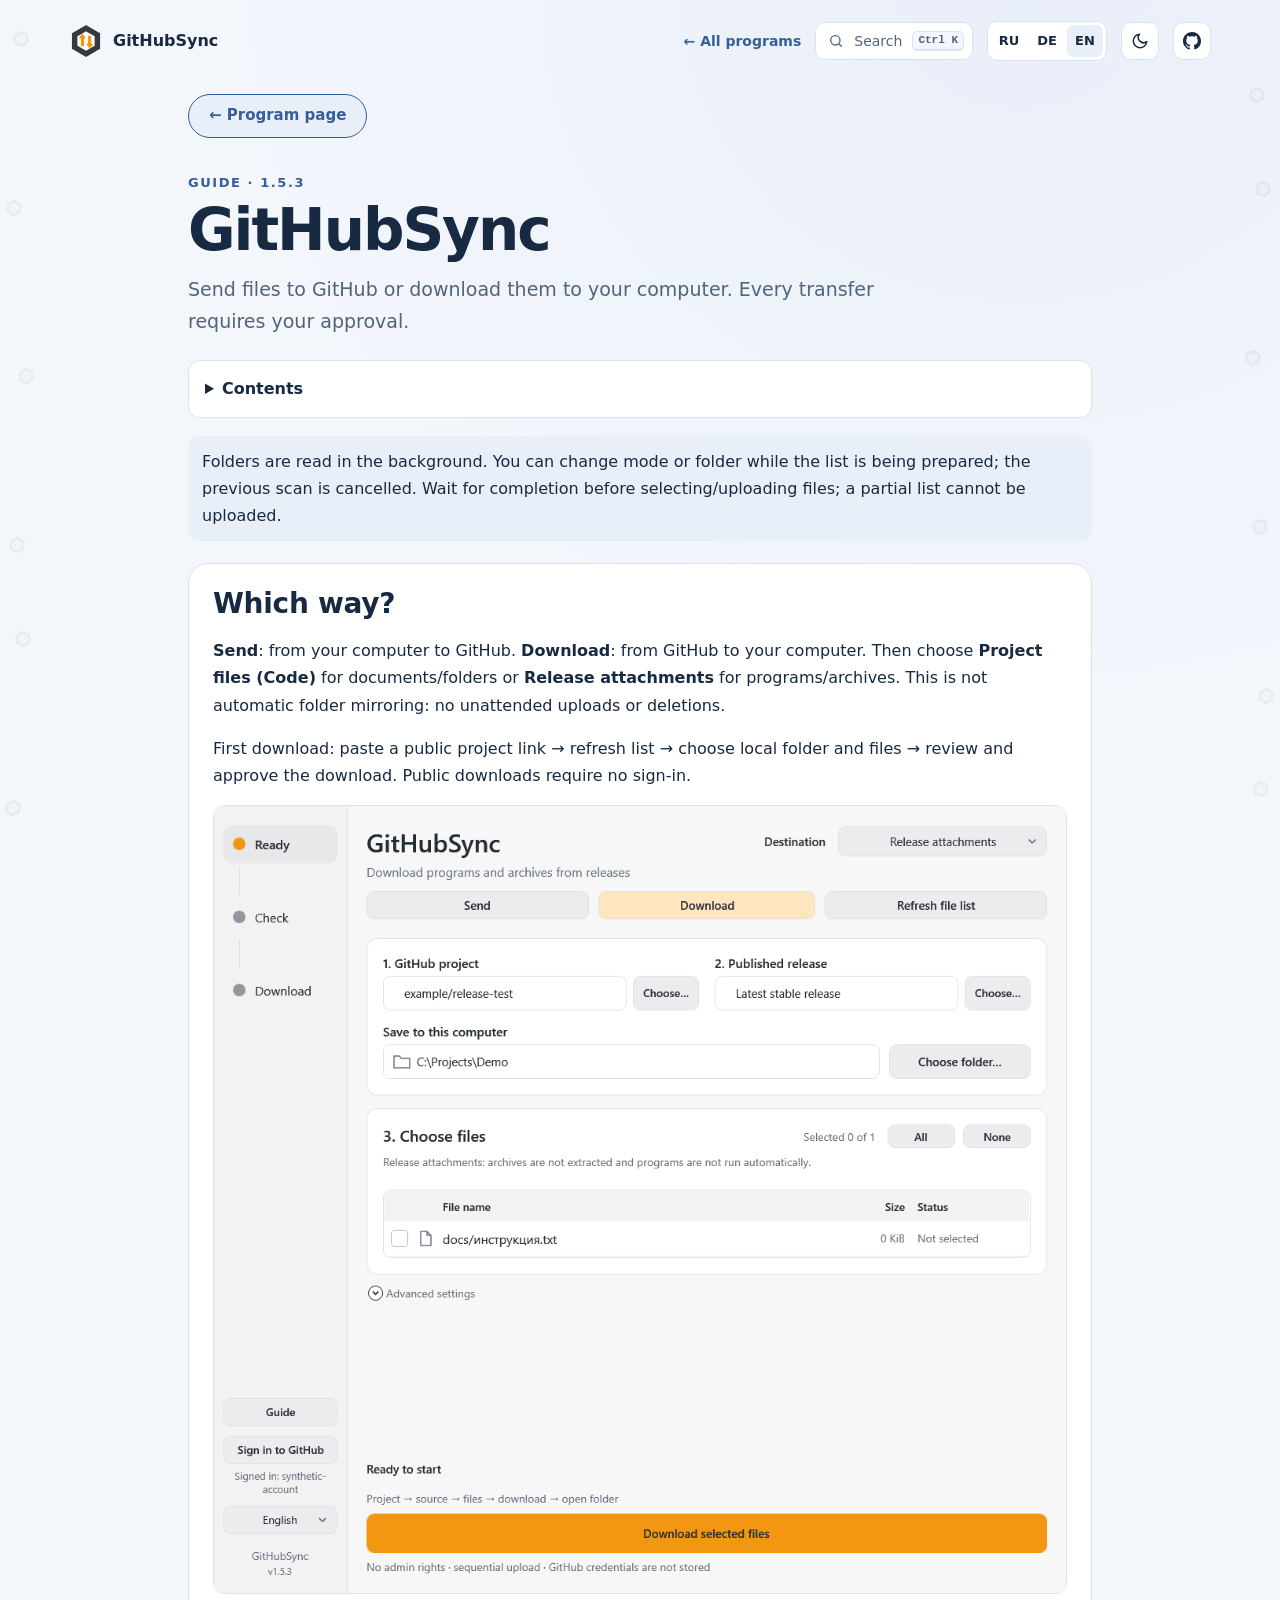
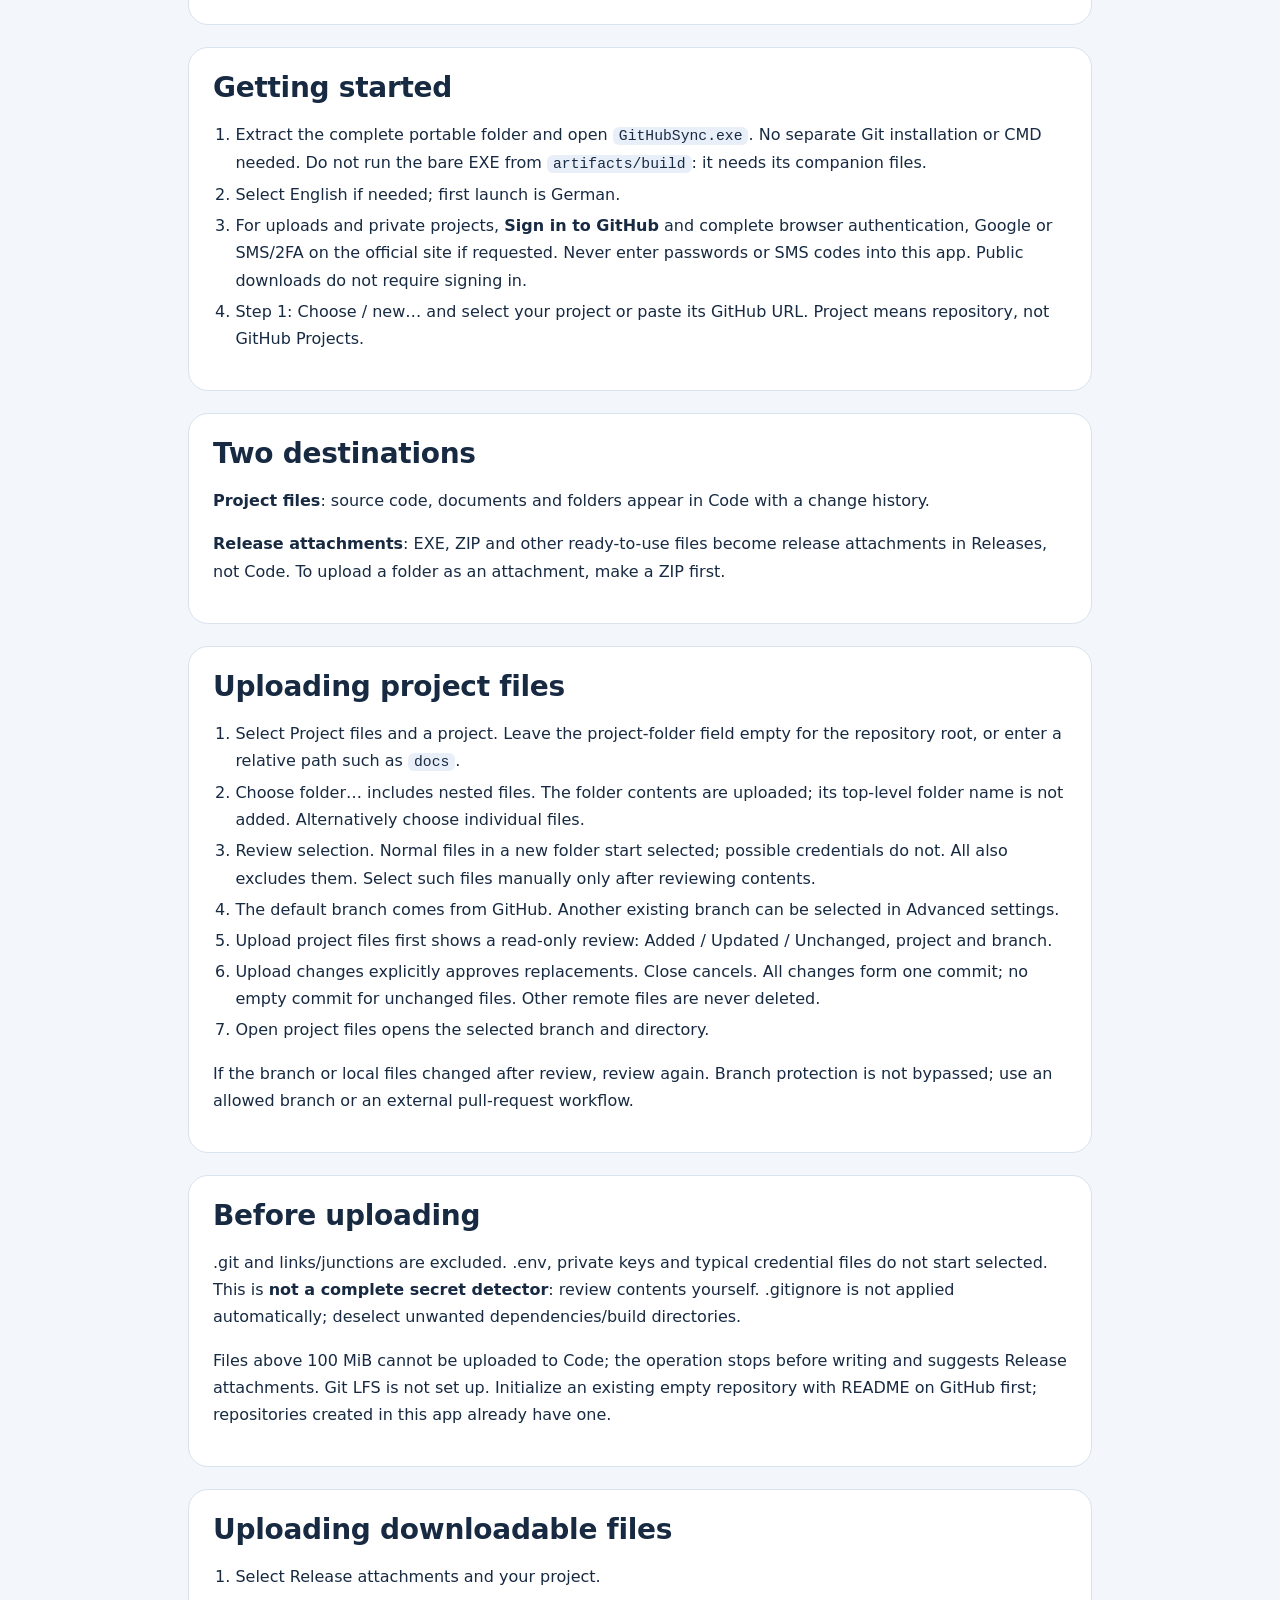
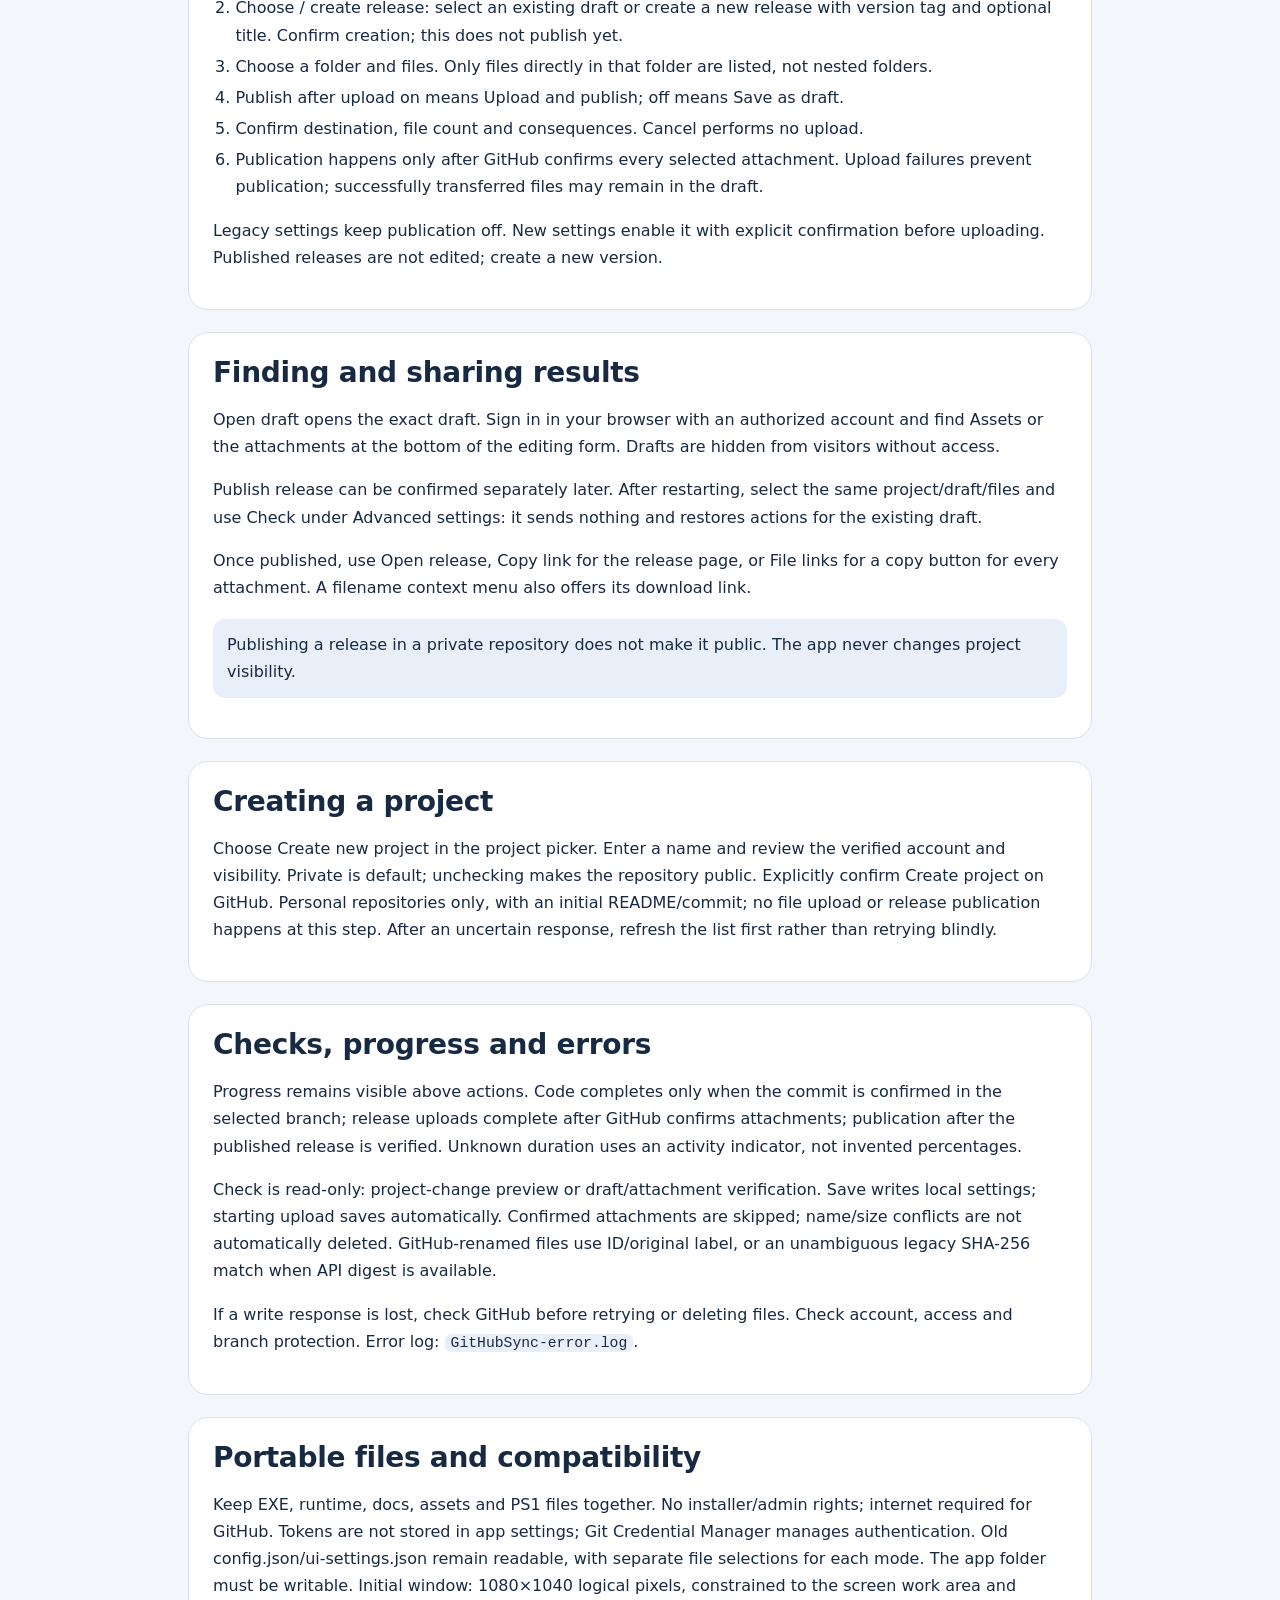
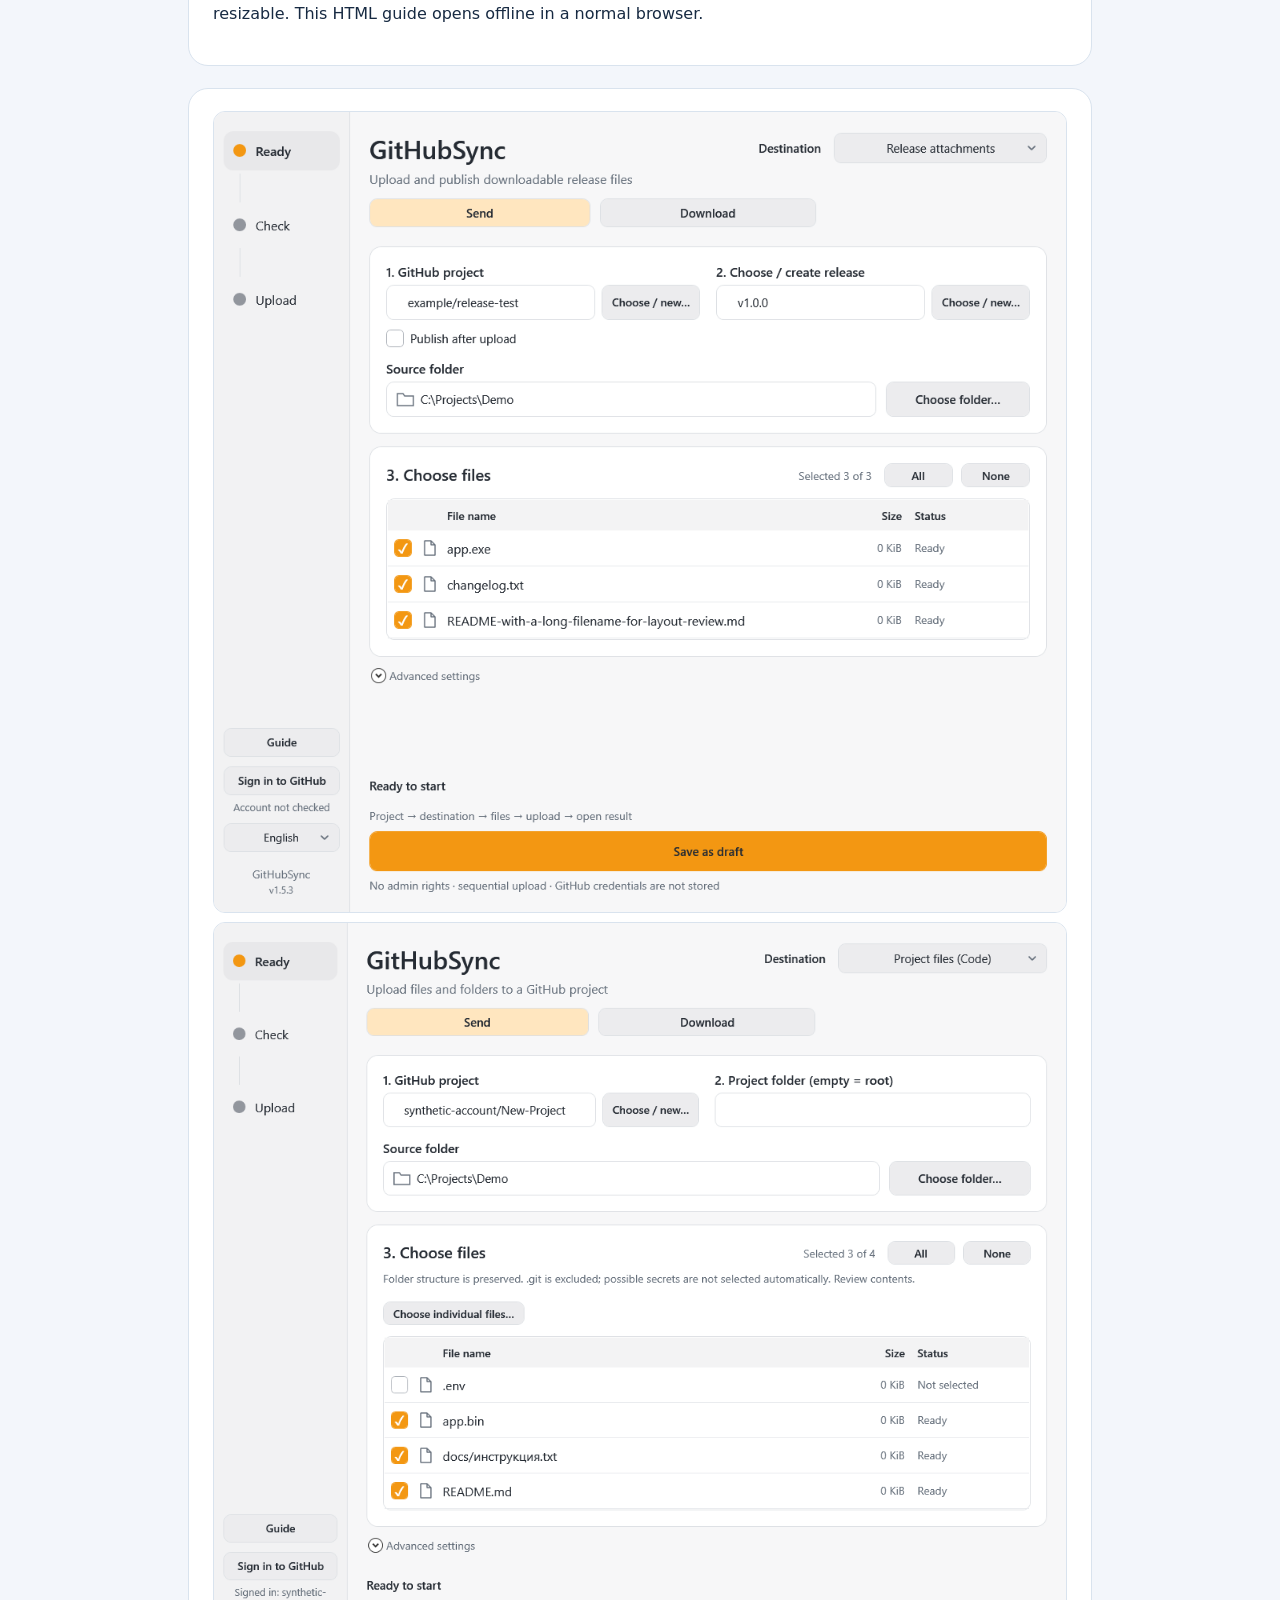
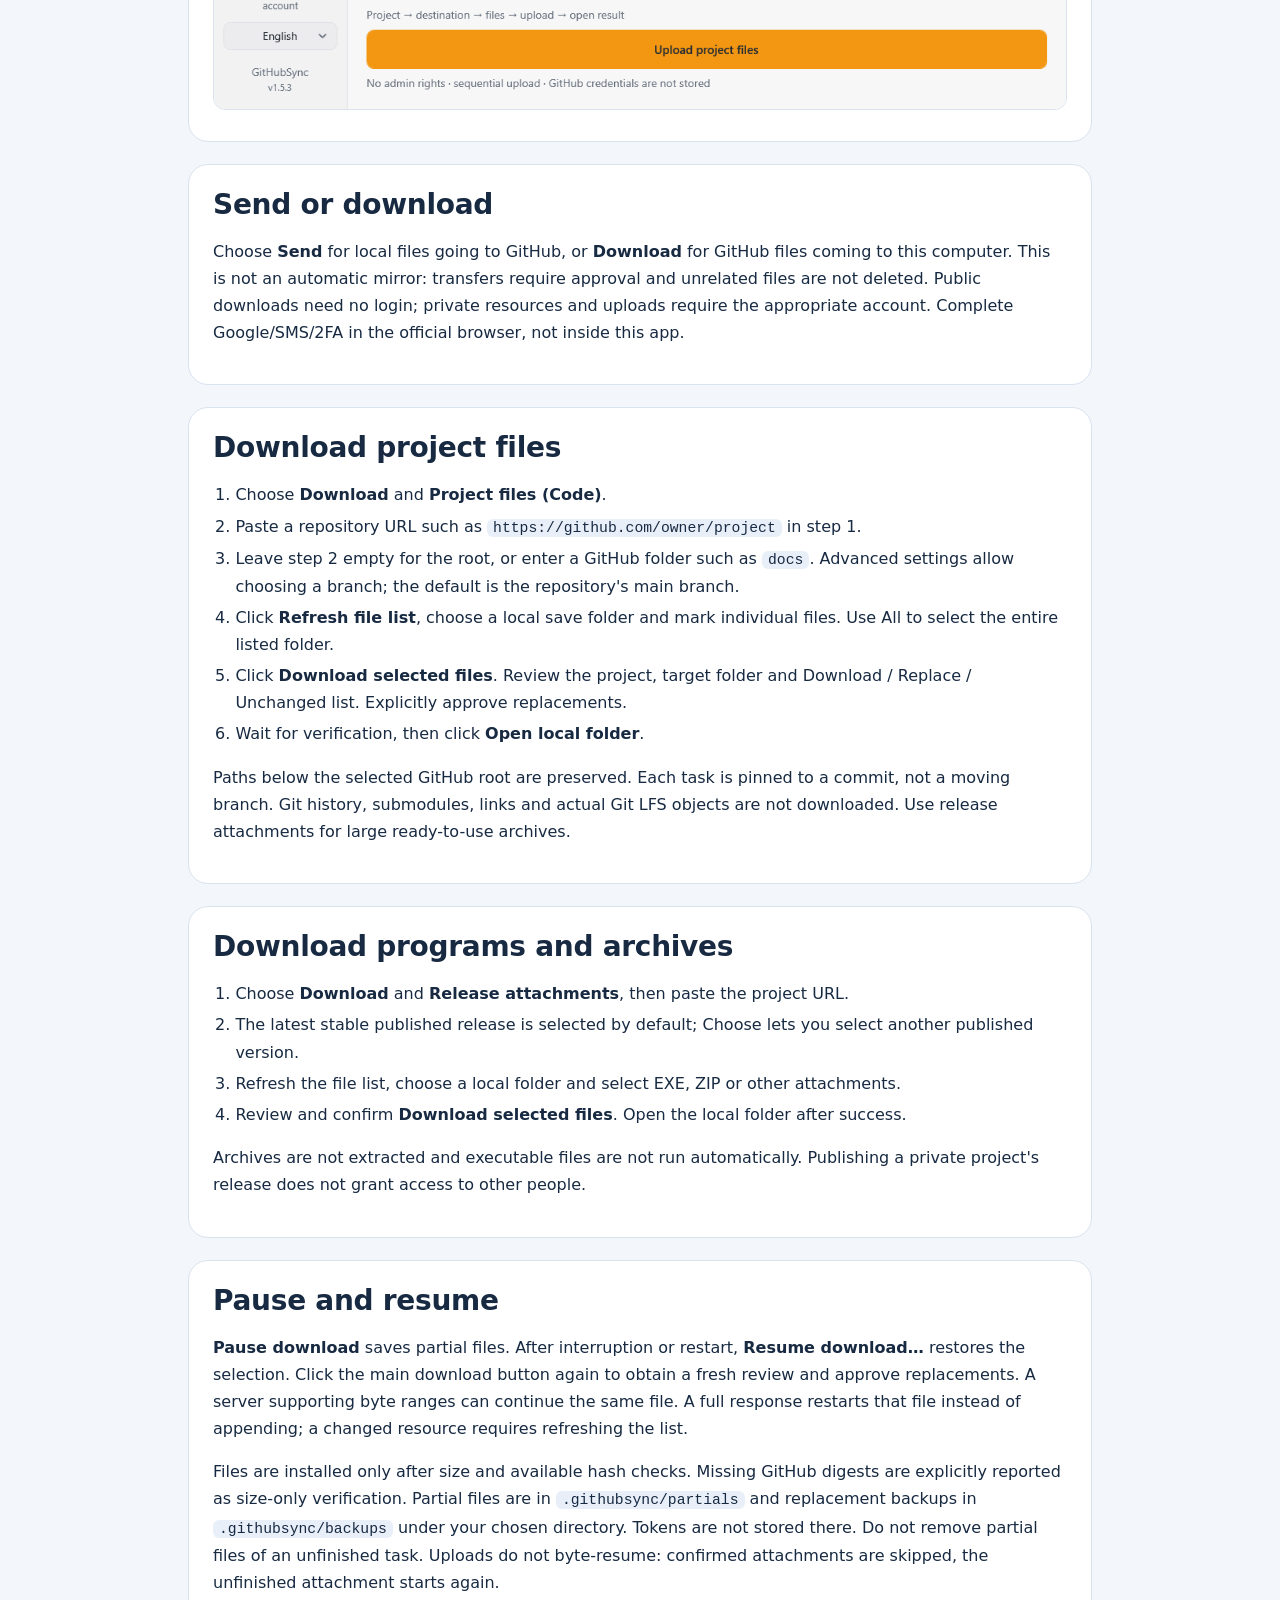
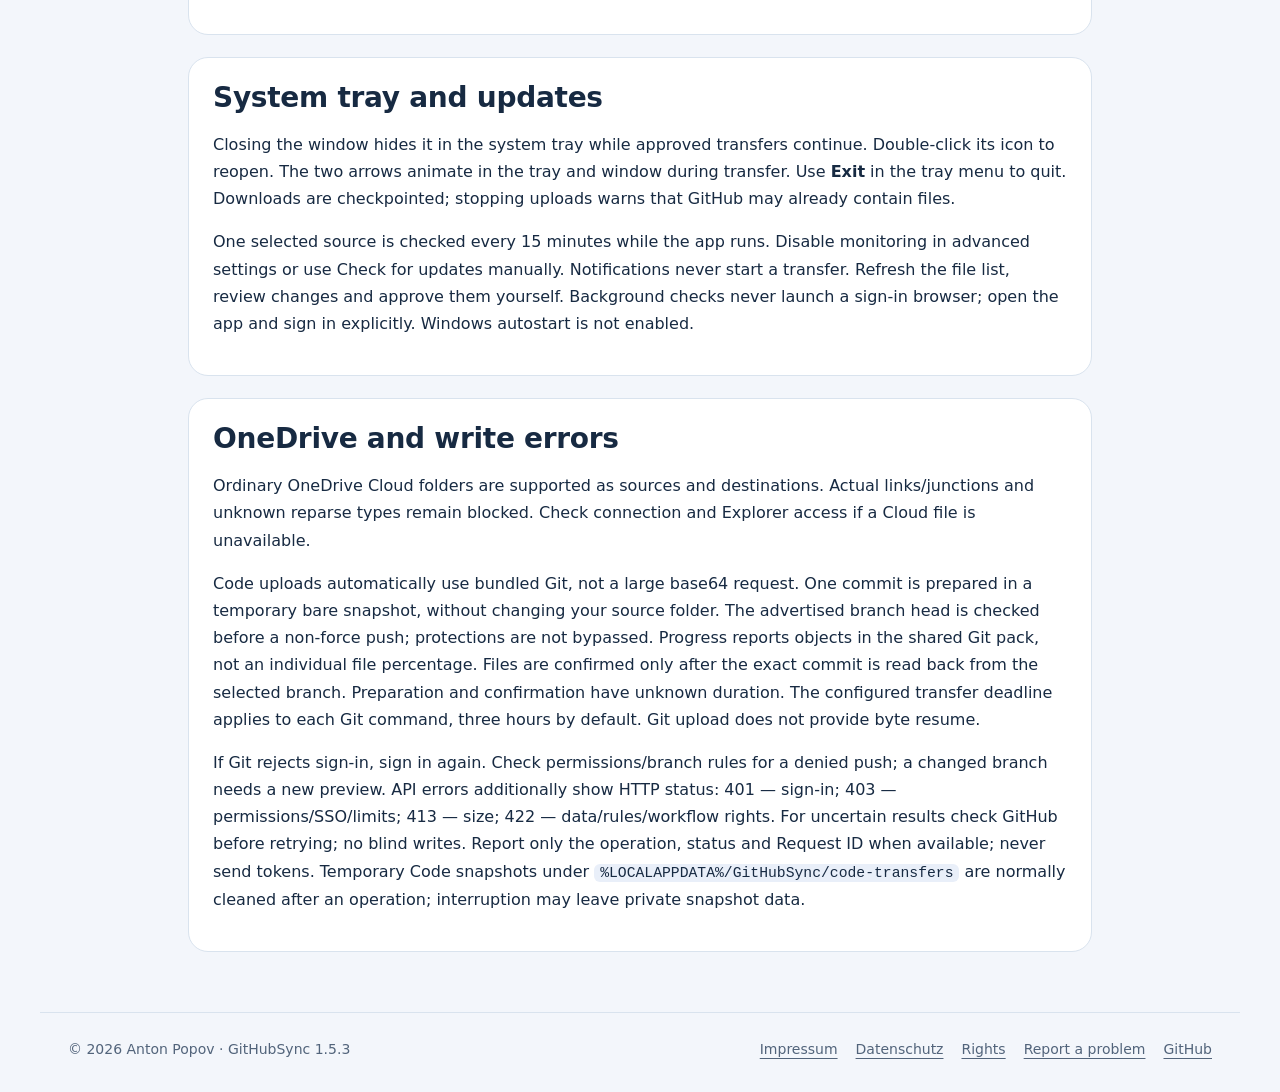
<file: Guide-en.html>
<!doctype html>
<html lang="en"><head><meta charset="utf-8"><meta name="viewport" content="width=device-width,initial-scale=1">
<meta name="description" content="Upload files to GitHub and download project files or release attachments after your confirmation."><title>GitHubSync — User guide</title>
<!-- ppk-head:start -->
<link rel="icon" href="presentation-icon.png">
<script src="assets/kit/kit-theme.js"></script>
<link rel="stylesheet" href="assets/kit/kit.css?v=2026.11.16-1">
<link rel="stylesheet" href="presentation.css?v=2823b14a">
<link rel="stylesheet" href="guide-polish.css?v=c82af6e0">
<script src="assets/kit/programs.js?v=2026.11.16-1" defer></script>
<script src="assets/kit/kit.js?v=2026.11.16-1" defer></script>
<!-- ppk-head:end -->
</head>
<body class="ppk-page">
<!-- ppk-header:start -->
<a class="ppk-skip" href="#main">Skip to content</a>
<div class="ppk-nav-wrap" id="ppk-nav-wrap">
<nav class="ppk-nav" aria-label="Main navigation"><a class="ppk-brand" href="index-en.html"><img src="presentation-icon.png" alt="" width="34" height="34"><span>GitHubSync</span></a><span class="ppk-spacer"></span><a class="ppk-back" href="https://popovantondev.github.io/popovantondev/index-en.html">← All programs</a><button class="ppk-search-btn" type="button" data-ppk-open-search aria-label="Search programs"><span>Search</span><kbd>Ctrl K</kbd></button><div class="ppk-langs"><a href="Guide-ru.html" lang="ru" hreflang="ru">RU</a><a href="Guide-de.html" lang="de" hreflang="de">DE</a><a href="Guide-en.html" lang="en" hreflang="en" aria-current="page">EN</a></div><button class="ppk-icon-btn ppk-theme-btn" type="button" data-ppk-theme aria-label="Switch colour scheme"></button><a class="ppk-icon-btn ppk-gh-btn" href="https://github.com/popovantondev/GitHubSync" aria-label="GitHub"></a></nav>
</div>
<!-- ppk-header:end -->
<main class="ppk-shell ppk-prose guide" id="main">
<!-- ppk-guide-home:start --><p class="guide-home"><a class="guide-home-link" href="index-en.html">← Program page</a></p><!-- ppk-guide-home:end -->
<!-- guide-hero:start --><section class="guide-hero"><p class="guide-kicker">Guide · 1.5.3</p><h1>GitHubSync</h1><p class="guide-lead">Send files to GitHub or download them to your computer. Every transfer requires your approval.</p></section><!-- guide-hero:end -->
<!-- guide-polish:start --><aside class="guide-tools"><details><summary>Contents</summary><ol><li><a href="#section-1">Which way?</a></li><li><a href="#section-2">Getting started</a></li><li><a href="#section-3">Two destinations</a></li><li><a href="#section-4">Uploading project files</a></li><li><a href="#section-5">Before uploading</a></li><li><a href="#section-6">Uploading downloadable files</a></li><li><a href="#section-7">Finding and sharing results</a></li><li><a href="#section-8">Creating a project</a></li><li><a href="#section-9">Checks, progress and errors</a></li><li><a href="#section-10">Portable files and compatibility</a></li><li><a href="#section-11">Send or download</a></li><li><a href="#section-12">Download project files</a></li><li><a href="#section-13">Download programs and archives</a></li><li><a href="#section-14">Pause and resume</a></li><li><a href="#section-15">System tray and updates</a></li><li><a href="#section-16">OneDrive and write errors</a></li></ol></details></aside><!-- guide-polish:end -->
<div class="note">Folders are read in the background. You can change mode or folder while the list is being prepared; the previous scan is cancelled. Wait for completion before selecting/uploading files; a partial list cannot be uploaded.</div>
<section class="card"><h2 id="section-1">Which way?</h2><p><strong>Send</strong>: from your computer to GitHub. <strong>Download</strong>: from GitHub to your computer. Then choose <strong>Project files (Code)</strong> for documents/folders or <strong>Release attachments</strong> for programs/archives. This is not automatic folder mirroring: no unattended uploads or deletions.</p><p>First download: paste a public project link → refresh list → choose local folder and files → review and approve the download. Public downloads require no sign-in.</p><a class="guide-full-image" href="Ui-en-download.png" aria-label="Open the full image"><img class="screen" src="Ui-en-download.png" alt="WPF download demonstration with an artificial project" width="1084" height="1001" decoding="async"></a></section>
<section class="card"><h2 id="section-2">Getting started</h2><ol><li>Extract the complete portable folder and open <code>GitHubSync.exe</code>. No separate Git installation or CMD needed. Do not run the bare EXE from <code>artifacts/build</code>: it needs its companion files.</li><li>Select English if needed; first launch is German.</li><li>For uploads and private projects, <strong>Sign in to GitHub</strong> and complete browser authentication, Google or SMS/2FA on the official site if requested. Never enter passwords or SMS codes into this app. Public downloads do not require signing in.</li><li>Step 1: Choose / new… and select your project or paste its GitHub URL. Project means repository, not GitHub Projects.</li></ol></section>
<section class="card"><h2 id="section-3">Two destinations</h2><p><strong>Project files</strong>: source code, documents and folders appear in Code with a change history.</p><p><strong>Release attachments</strong>: EXE, ZIP and other ready-to-use files become release attachments in Releases, not Code. To upload a folder as an attachment, make a ZIP first.</p></section>
<section class="card"><h2 id="section-4">Uploading project files</h2><ol><li>Select Project files and a project. Leave the project-folder field empty for the repository root, or enter a relative path such as <code>docs</code>.</li><li>Choose folder… includes nested files. The folder contents are uploaded; its top-level folder name is not added. Alternatively choose individual files.</li><li>Review selection. Normal files in a new folder start selected; possible credentials do not. All also excludes them. Select such files manually only after reviewing contents.</li><li>The default branch comes from GitHub. Another existing branch can be selected in Advanced settings.</li><li>Upload project files first shows a read-only review: Added / Updated / Unchanged, project and branch.</li><li>Upload changes explicitly approves replacements. Close cancels. All changes form one commit; no empty commit for unchanged files. Other remote files are never deleted.</li><li>Open project files opens the selected branch and directory.</li></ol><p>If the branch or local files changed after review, review again. Branch protection is not bypassed; use an allowed branch or an external pull-request workflow.</p></section>
<section class="card"><h2 id="section-5">Before uploading</h2><p>.git and links/junctions are excluded. .env, private keys and typical credential files do not start selected. This is <strong>not a complete secret detector</strong>: review contents yourself. .gitignore is not applied automatically; deselect unwanted dependencies/build directories.</p><p>Files above 100 MiB cannot be uploaded to Code; the operation stops before writing and suggests Release attachments. Git LFS is not set up. Initialize an existing empty repository with README on GitHub first; repositories created in this app already have one.</p></section>
<section class="card"><h2 id="section-6">Uploading downloadable files</h2><ol><li>Select Release attachments and your project.</li><li>Choose / create release: select an existing draft or create a new release with version tag and optional title. Confirm creation; this does not publish yet.</li><li>Choose a folder and files. Only files directly in that folder are listed, not nested folders.</li><li>Publish after upload on means Upload and publish; off means Save as draft.</li><li>Confirm destination, file count and consequences. Cancel performs no upload.</li><li>Publication happens only after GitHub confirms every selected attachment. Upload failures prevent publication; successfully transferred files may remain in the draft.</li></ol><p>Legacy settings keep publication off. New settings enable it with explicit confirmation before uploading. Published releases are not edited; create a new version.</p></section>
<section class="card"><h2 id="section-7">Finding and sharing results</h2><p>Open draft opens the exact draft. Sign in in your browser with an authorized account and find Assets or the attachments at the bottom of the editing form. Drafts are hidden from visitors without access.</p><p>Publish release can be confirmed separately later. After restarting, select the same project/draft/files and use Check under Advanced settings: it sends nothing and restores actions for the existing draft.</p><p>Once published, use Open release, Copy link for the release page, or File links for a copy button for every attachment. A filename context menu also offers its download link.</p><div class="note">Publishing a release in a private repository does not make it public. The app never changes project visibility.</div></section>
<section class="card"><h2 id="section-8">Creating a project</h2><p>Choose Create new project in the project picker. Enter a name and review the verified account and visibility. Private is default; unchecking makes the repository public. Explicitly confirm Create project on GitHub. Personal repositories only, with an initial README/commit; no file upload or release publication happens at this step. After an uncertain response, refresh the list first rather than retrying blindly.</p></section>
<section class="card"><h2 id="section-9">Checks, progress and errors</h2><p>Progress remains visible above actions. Code completes only when the commit is confirmed in the selected branch; release uploads complete after GitHub confirms attachments; publication after the published release is verified. Unknown duration uses an activity indicator, not invented percentages.</p><p>Check is read-only: project-change preview or draft/attachment verification. Save writes local settings; starting upload saves automatically. Confirmed attachments are skipped; name/size conflicts are not automatically deleted. GitHub-renamed files use ID/original label, or an unambiguous legacy SHA-256 match when API digest is available.</p><p>If a write response is lost, check GitHub before retrying or deleting files. Check account, access and branch protection. Error log: <code>GitHubSync-error.log</code>.</p></section>
<section class="card"><h2 id="section-10">Portable files and compatibility</h2><p>Keep EXE, runtime, docs, assets and PS1 files together. No installer/admin rights; internet required for GitHub. Tokens are not stored in app settings; Git Credential Manager manages authentication. Old config.json/ui-settings.json remain readable, with separate file selections for each mode. The app folder must be writable. Initial window: 1080×1040 logical pixels, constrained to the screen work area and resizable. This HTML guide opens offline in a normal browser.</p></section>
<section class="card"><a class="guide-full-image" href="Ui-en.png" aria-label="Open the full image"><img class="screen" src="Ui-en.png" alt="GitHubSync" width="1064" height="1000" loading="lazy" decoding="async"></a><a class="guide-full-image" href="Ui-en-code.png" aria-label="Open the full image"><img class="screen" src="Ui-en-code.png" alt="GitHubSync · Code" width="1084" height="1001" loading="lazy" decoding="async"></a></section>
<section class="card"><h2 id="section-11">Send or download</h2><p>Choose <strong>Send</strong> for local files going to GitHub, or <strong>Download</strong> for GitHub files coming to this computer. This is not an automatic mirror: transfers require approval and unrelated files are not deleted. Public downloads need no login; private resources and uploads require the appropriate account. Complete Google/SMS/2FA in the official browser, not inside this app.</p></section>
<section class="card"><h2 id="section-12">Download project files</h2><ol><li>Choose <strong>Download</strong> and <strong>Project files (Code)</strong>.</li><li>Paste a repository URL such as <code>https://github.com/owner/project</code> in step 1.</li><li>Leave step 2 empty for the root, or enter a GitHub folder such as <code>docs</code>. Advanced settings allow choosing a branch; the default is the repository's main branch.</li><li>Click <strong>Refresh file list</strong>, choose a local save folder and mark individual files. Use All to select the entire listed folder.</li><li>Click <strong>Download selected files</strong>. Review the project, target folder and Download / Replace / Unchanged list. Explicitly approve replacements.</li><li>Wait for verification, then click <strong>Open local folder</strong>.</li></ol><p>Paths below the selected GitHub root are preserved. Each task is pinned to a commit, not a moving branch. Git history, submodules, links and actual Git LFS objects are not downloaded. Use release attachments for large ready-to-use archives.</p></section>
<section class="card"><h2 id="section-13">Download programs and archives</h2><ol><li>Choose <strong>Download</strong> and <strong>Release attachments</strong>, then paste the project URL.</li><li>The latest stable published release is selected by default; Choose lets you select another published version.</li><li>Refresh the file list, choose a local folder and select EXE, ZIP or other attachments.</li><li>Review and confirm <strong>Download selected files</strong>. Open the local folder after success.</li></ol><p>Archives are not extracted and executable files are not run automatically. Publishing a private project's release does not grant access to other people.</p></section>
<section class="card"><h2 id="section-14">Pause and resume</h2><p><strong>Pause download</strong> saves partial files. After interruption or restart, <strong>Resume download…</strong> restores the selection. Click the main download button again to obtain a fresh review and approve replacements. A server supporting byte ranges can continue the same file. A full response restarts that file instead of appending; a changed resource requires refreshing the list.</p><p>Files are installed only after size and available hash checks. Missing GitHub digests are explicitly reported as size-only verification. Partial files are in <code>.githubsync/partials</code> and replacement backups in <code>.githubsync/backups</code> under your chosen directory. Tokens are not stored there. Do not remove partial files of an unfinished task. Uploads do not byte-resume: confirmed attachments are skipped, the unfinished attachment starts again.</p></section>
<section class="card"><h2 id="section-15">System tray and updates</h2><p>Closing the window hides it in the system tray while approved transfers continue. Double-click its icon to reopen. The two arrows animate in the tray and window during transfer. Use <strong>Exit</strong> in the tray menu to quit. Downloads are checkpointed; stopping uploads warns that GitHub may already contain files.</p><p>One selected source is checked every 15 minutes while the app runs. Disable monitoring in advanced settings or use Check for updates manually. Notifications never start a transfer. Refresh the file list, review changes and approve them yourself. Background checks never launch a sign-in browser; open the app and sign in explicitly. Windows autostart is not enabled.</p></section>
<section class="card"><h2 id="section-16">OneDrive and write errors</h2><p>Ordinary OneDrive Cloud folders are supported as sources and destinations. Actual links/junctions and unknown reparse types remain blocked. Check connection and Explorer access if a Cloud file is unavailable.</p><p>Code uploads automatically use bundled Git, not a large base64 request. One commit is prepared in a temporary bare snapshot, without changing your source folder. The advertised branch head is checked before a non-force push; protections are not bypassed. Progress reports objects in the shared Git pack, not an individual file percentage. Files are confirmed only after the exact commit is read back from the selected branch. Preparation and confirmation have unknown duration. The configured transfer deadline applies to each Git command, three hours by default. Git upload does not provide byte resume.</p><p>If Git rejects sign-in, sign in again. Check permissions/branch rules for a denied push; a changed branch needs a new preview. API errors additionally show HTTP status: 401 — sign-in; 403 — permissions/SSO/limits; 413 — size; 422 — data/rules/workflow rights. For uncertain results check GitHub before retrying; no blind writes. Report only the operation, status and Request ID when available; never send tokens. Temporary Code snapshots under <code>%LOCALAPPDATA%/GitHubSync/code-transfers</code> are normally cleaned after an operation; interruption may leave private snapshot data.</p></section>
</main>
<!-- ppk-footer:start -->
<footer class="ppk-footer">
<span>© 2026 Anton Popov · GitHubSync 1.5.3</span>
<nav aria-label="Legal"><a href="https://popovantondev.github.io/popovantondev/impressum.html">Impressum</a><a href="https://popovantondev.github.io/popovantondev/datenschutz.html">Datenschutz</a><a href="https://github.com/popovantondev/GitHubSync/blob/main/LICENSE">Rights</a><a href="https://github.com/popovantondev/GitHubSync/issues/new/choose">Report a problem</a><a href="https://github.com/popovantondev/GitHubSync">GitHub</a></nav>
</footer>
<!-- ppk-footer:end -->
</body></html>
</file>
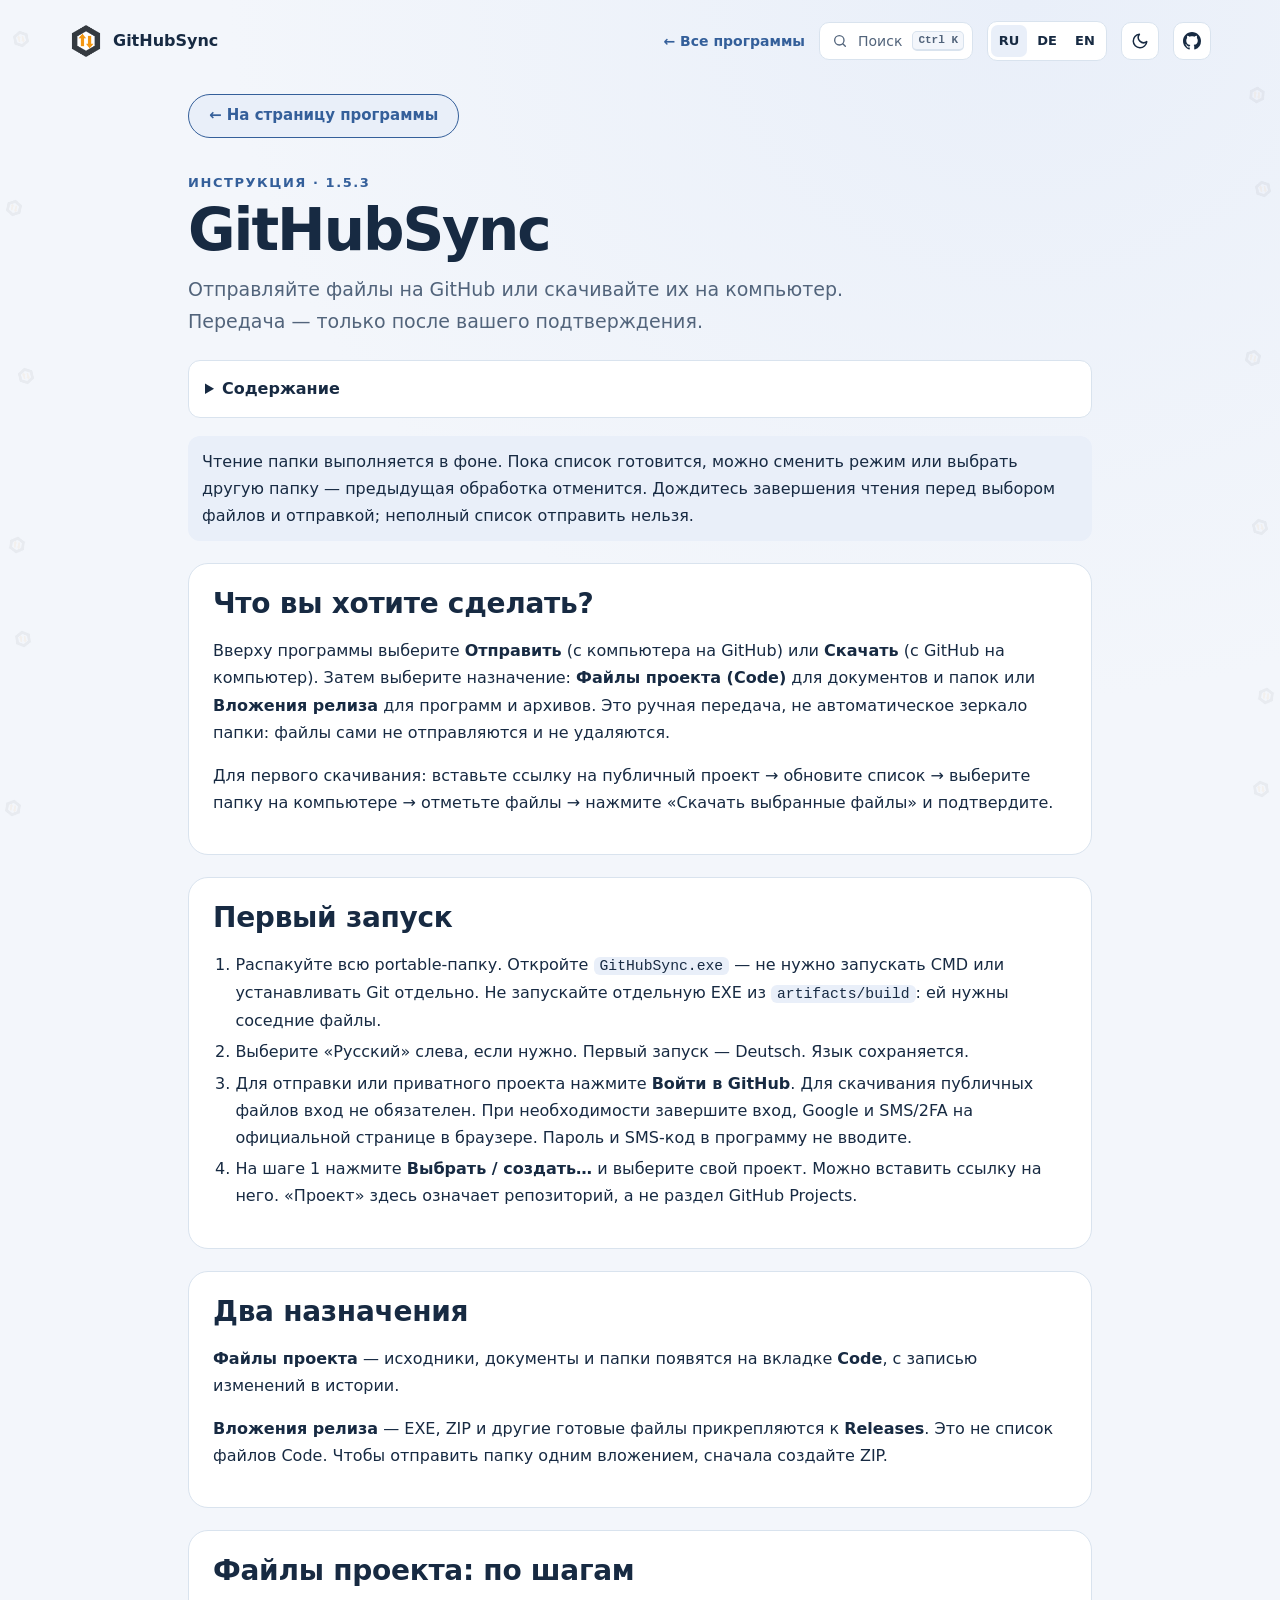
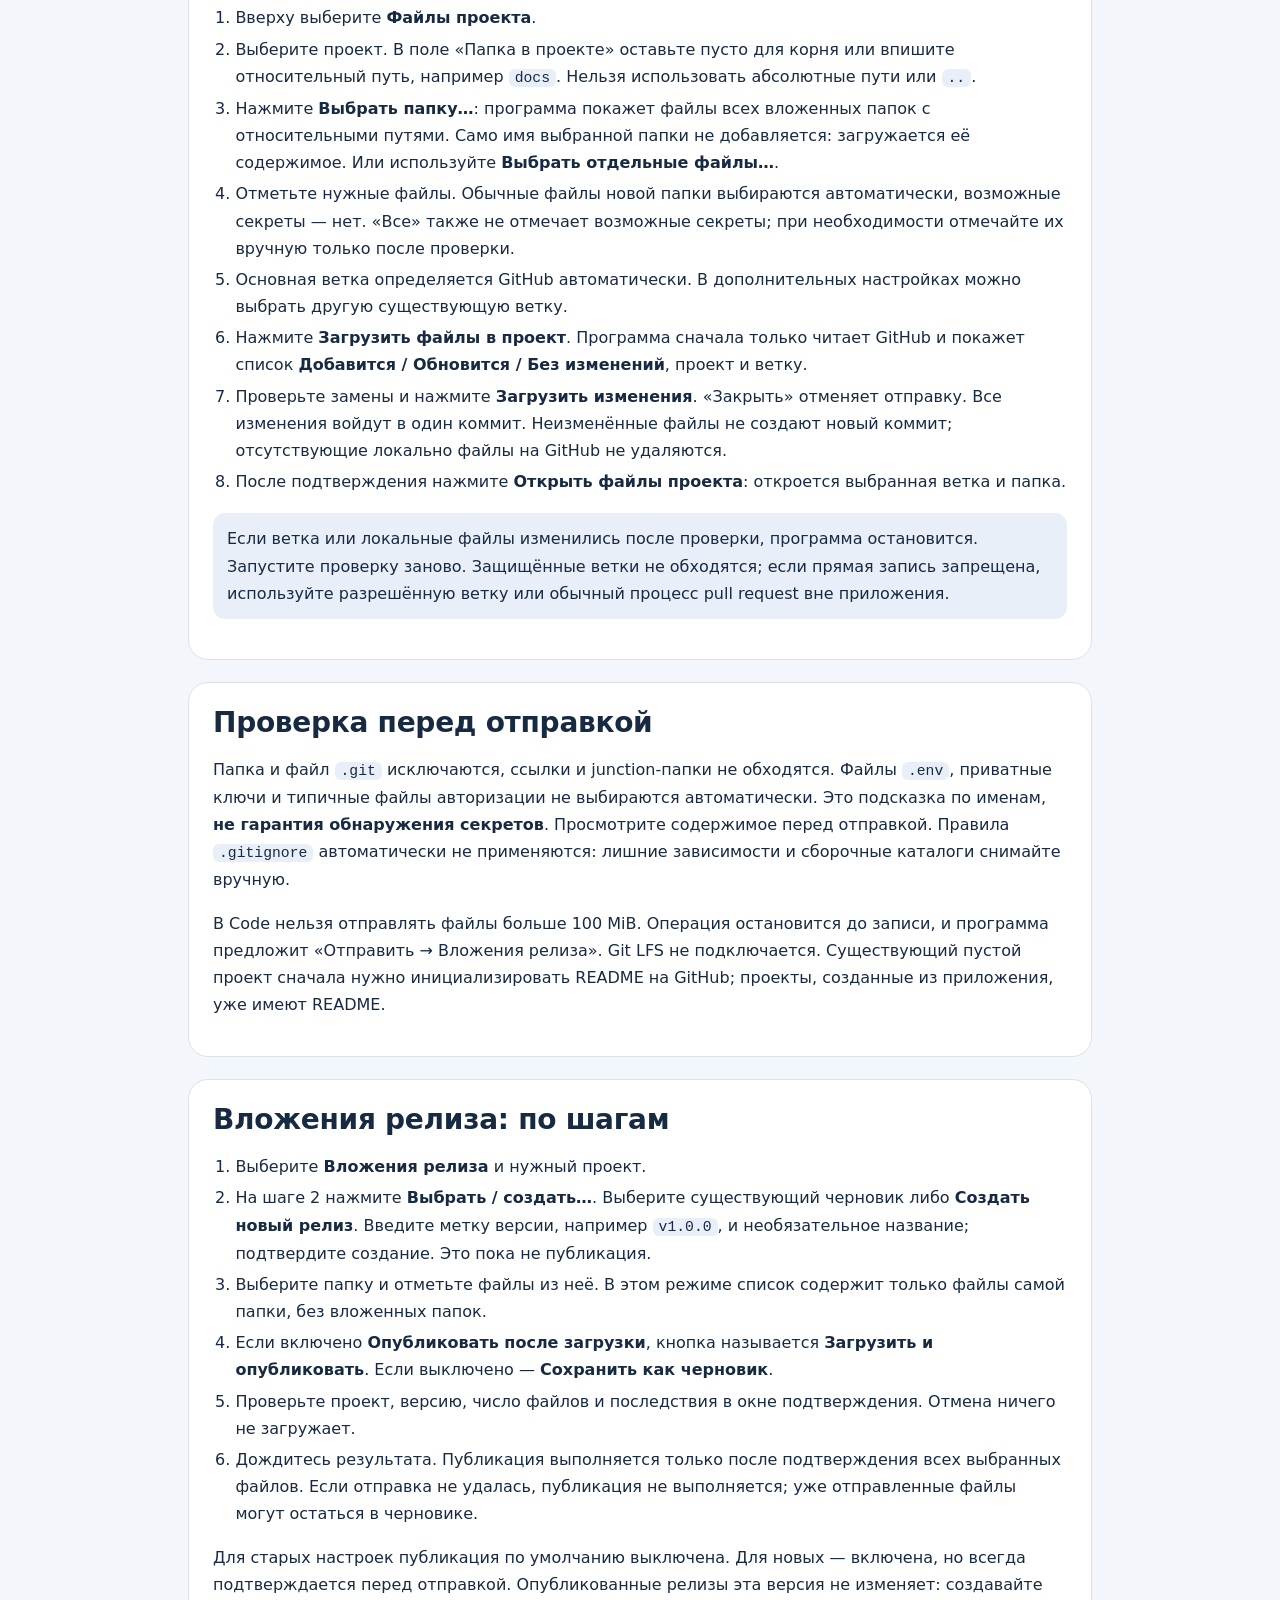
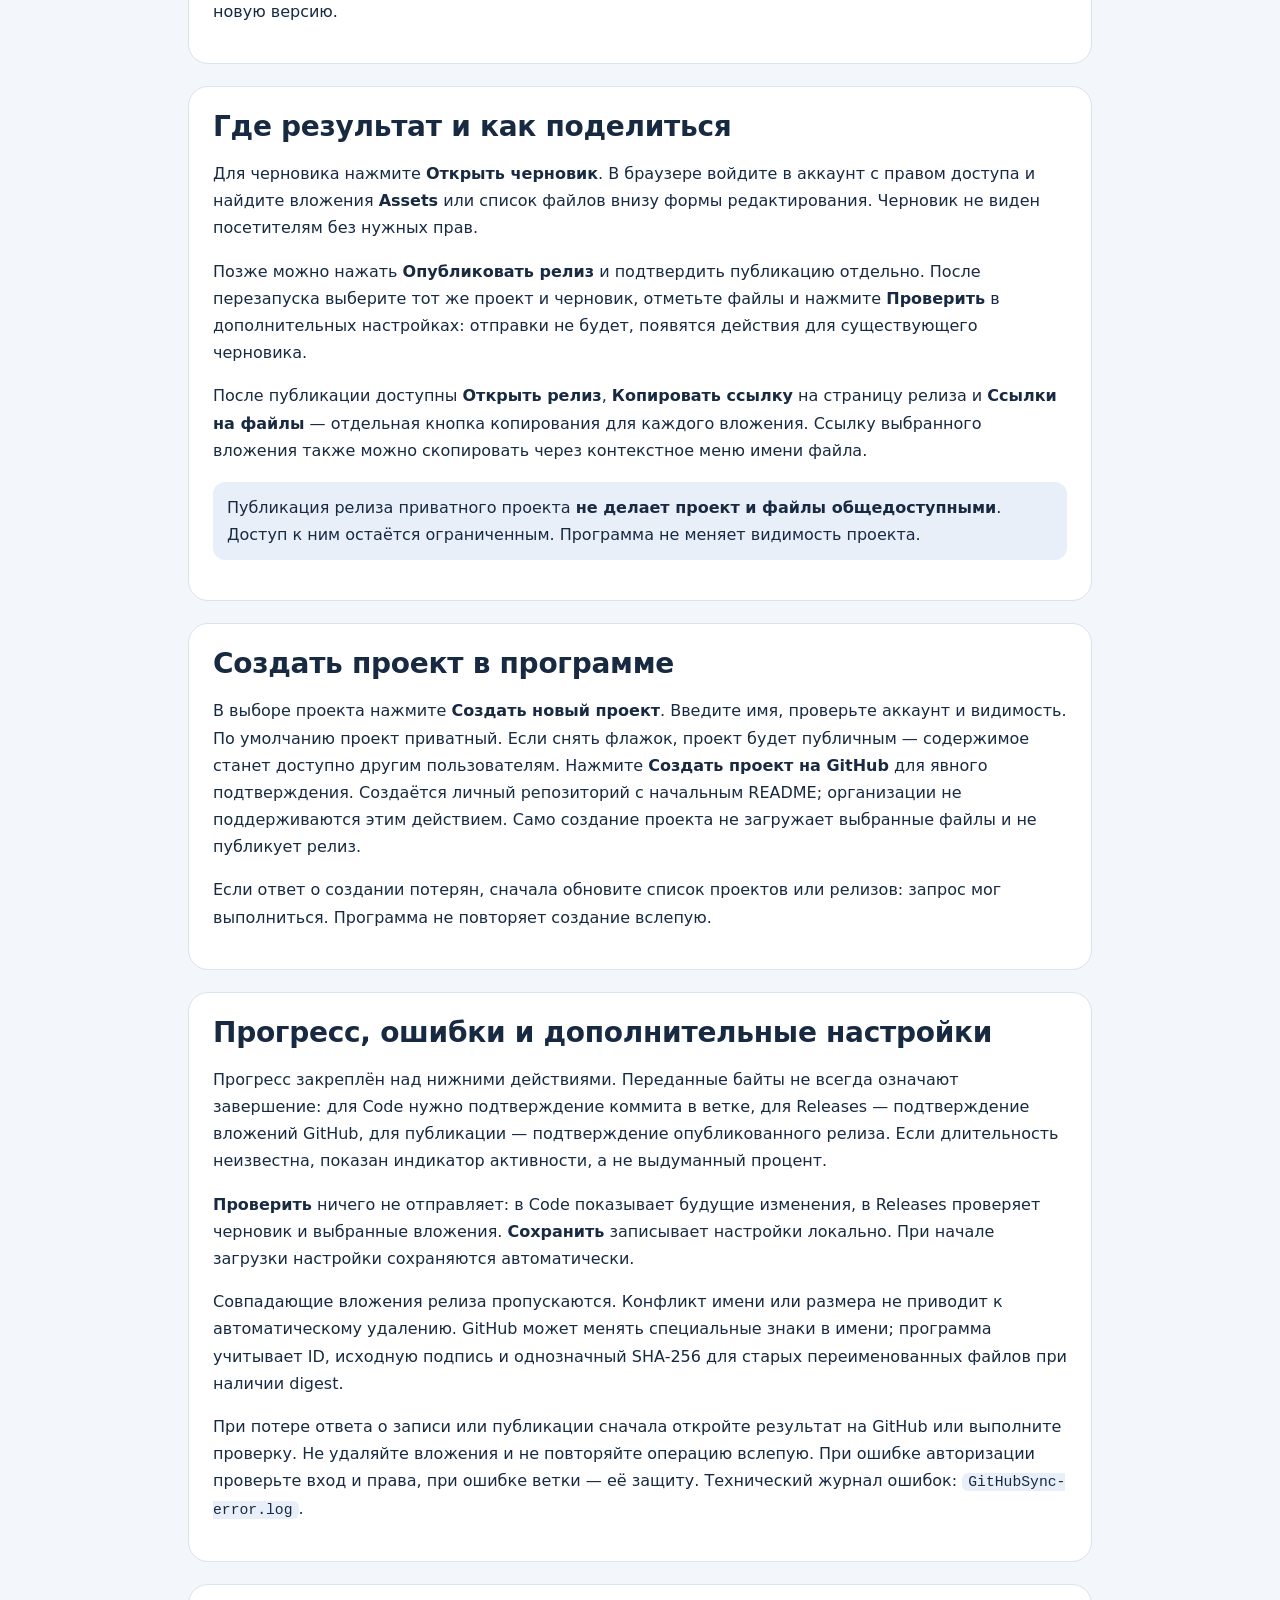
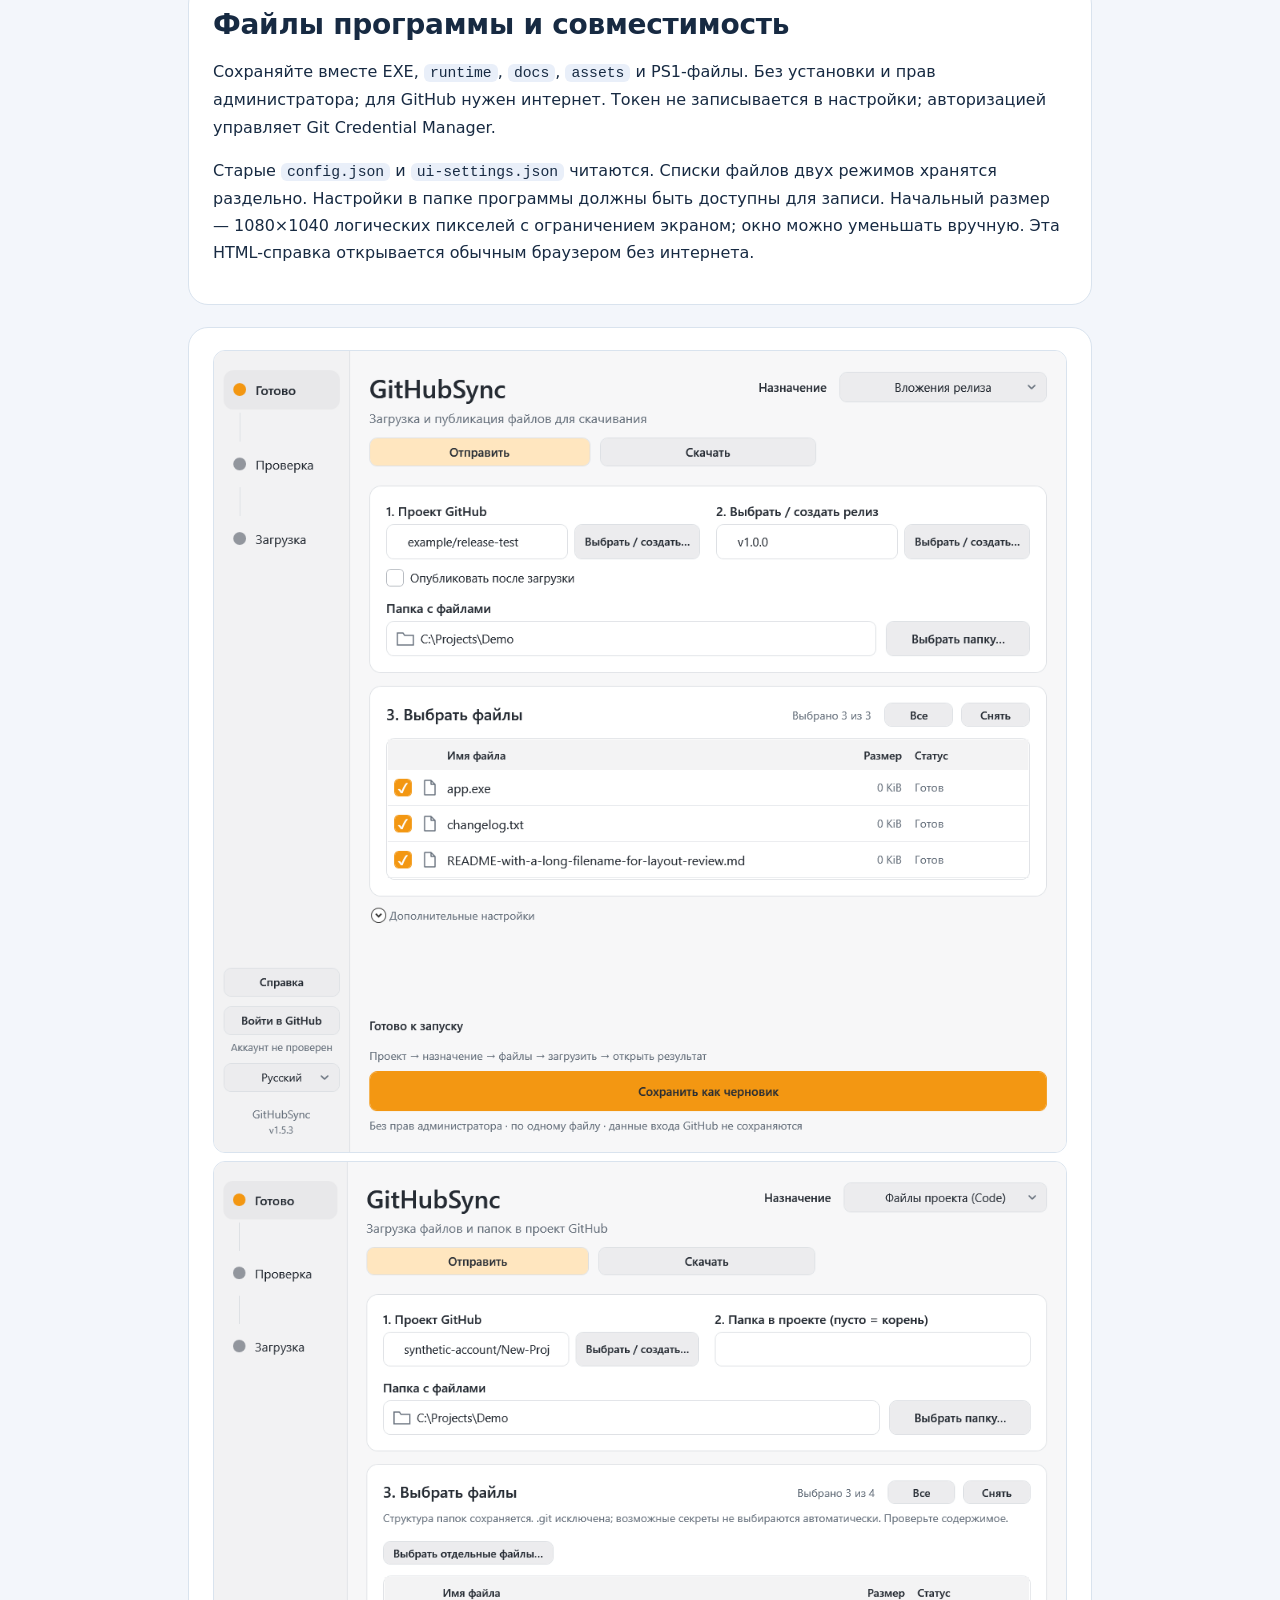
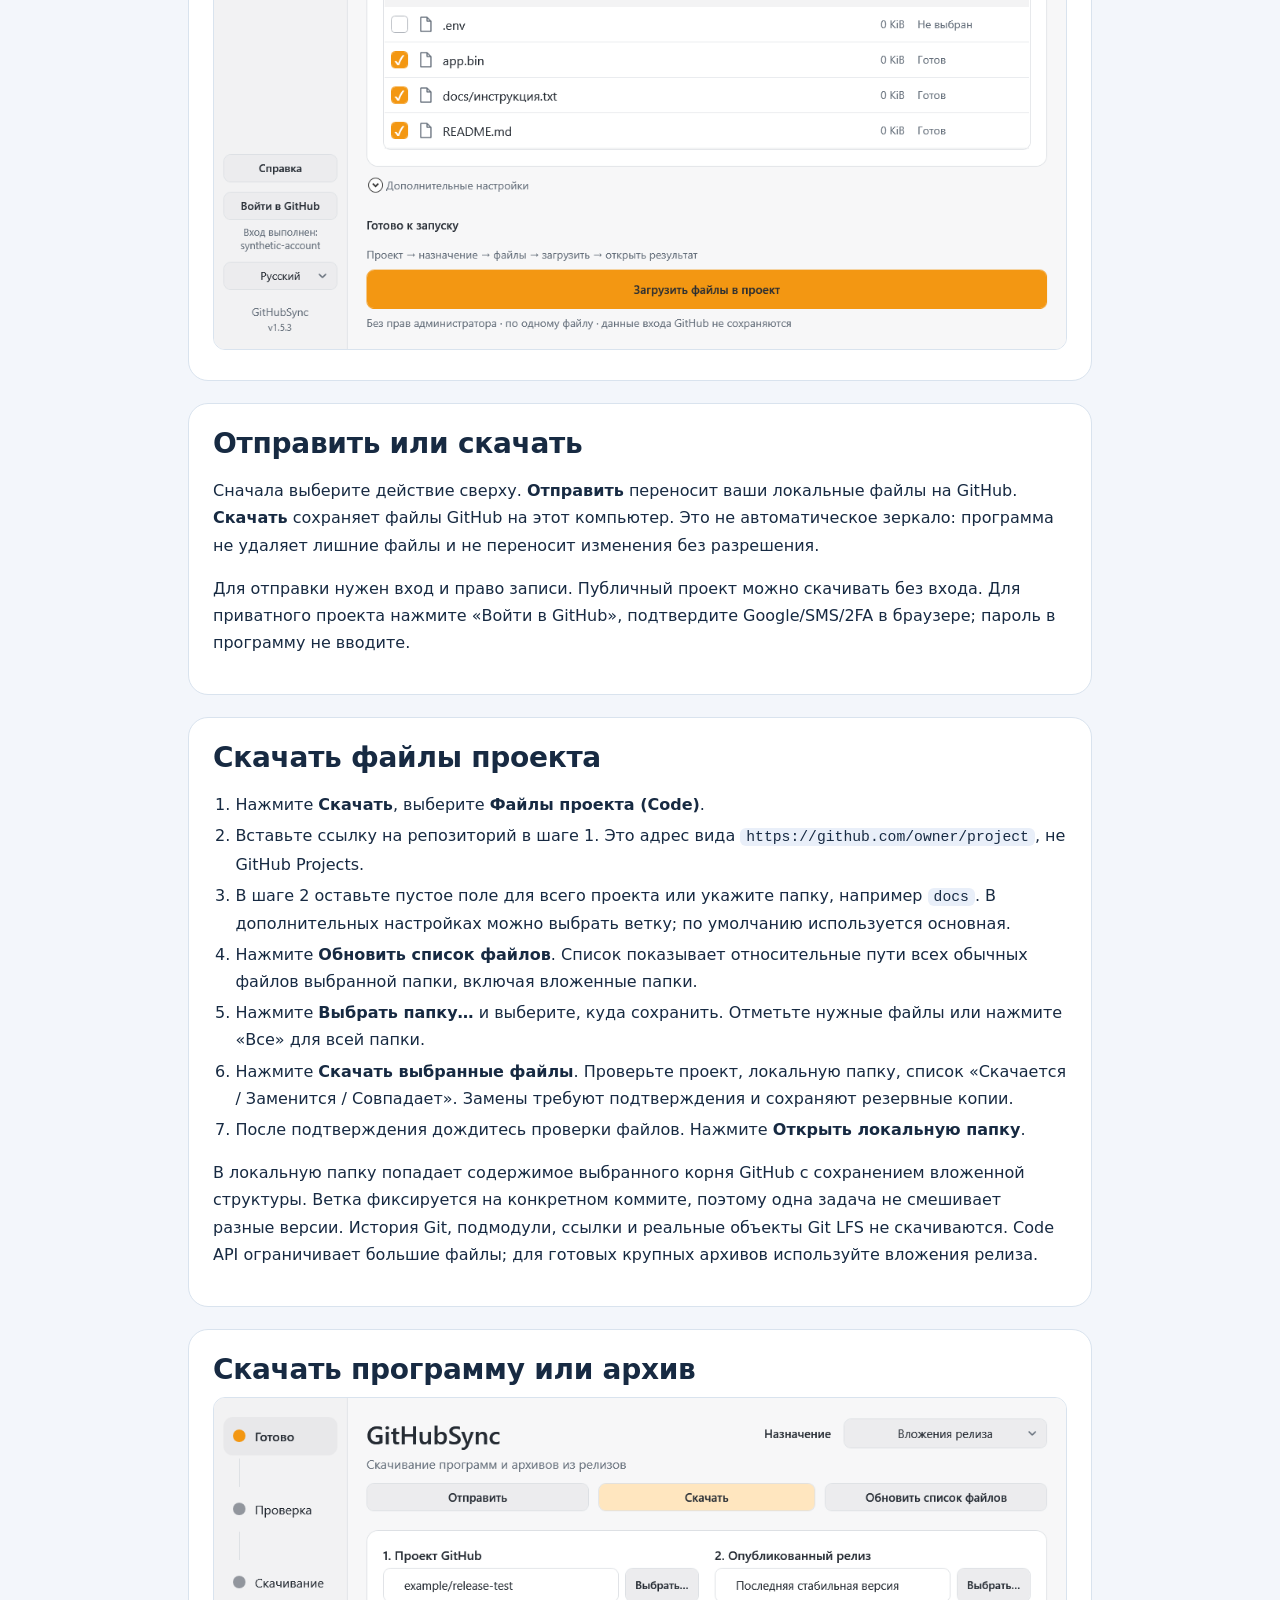
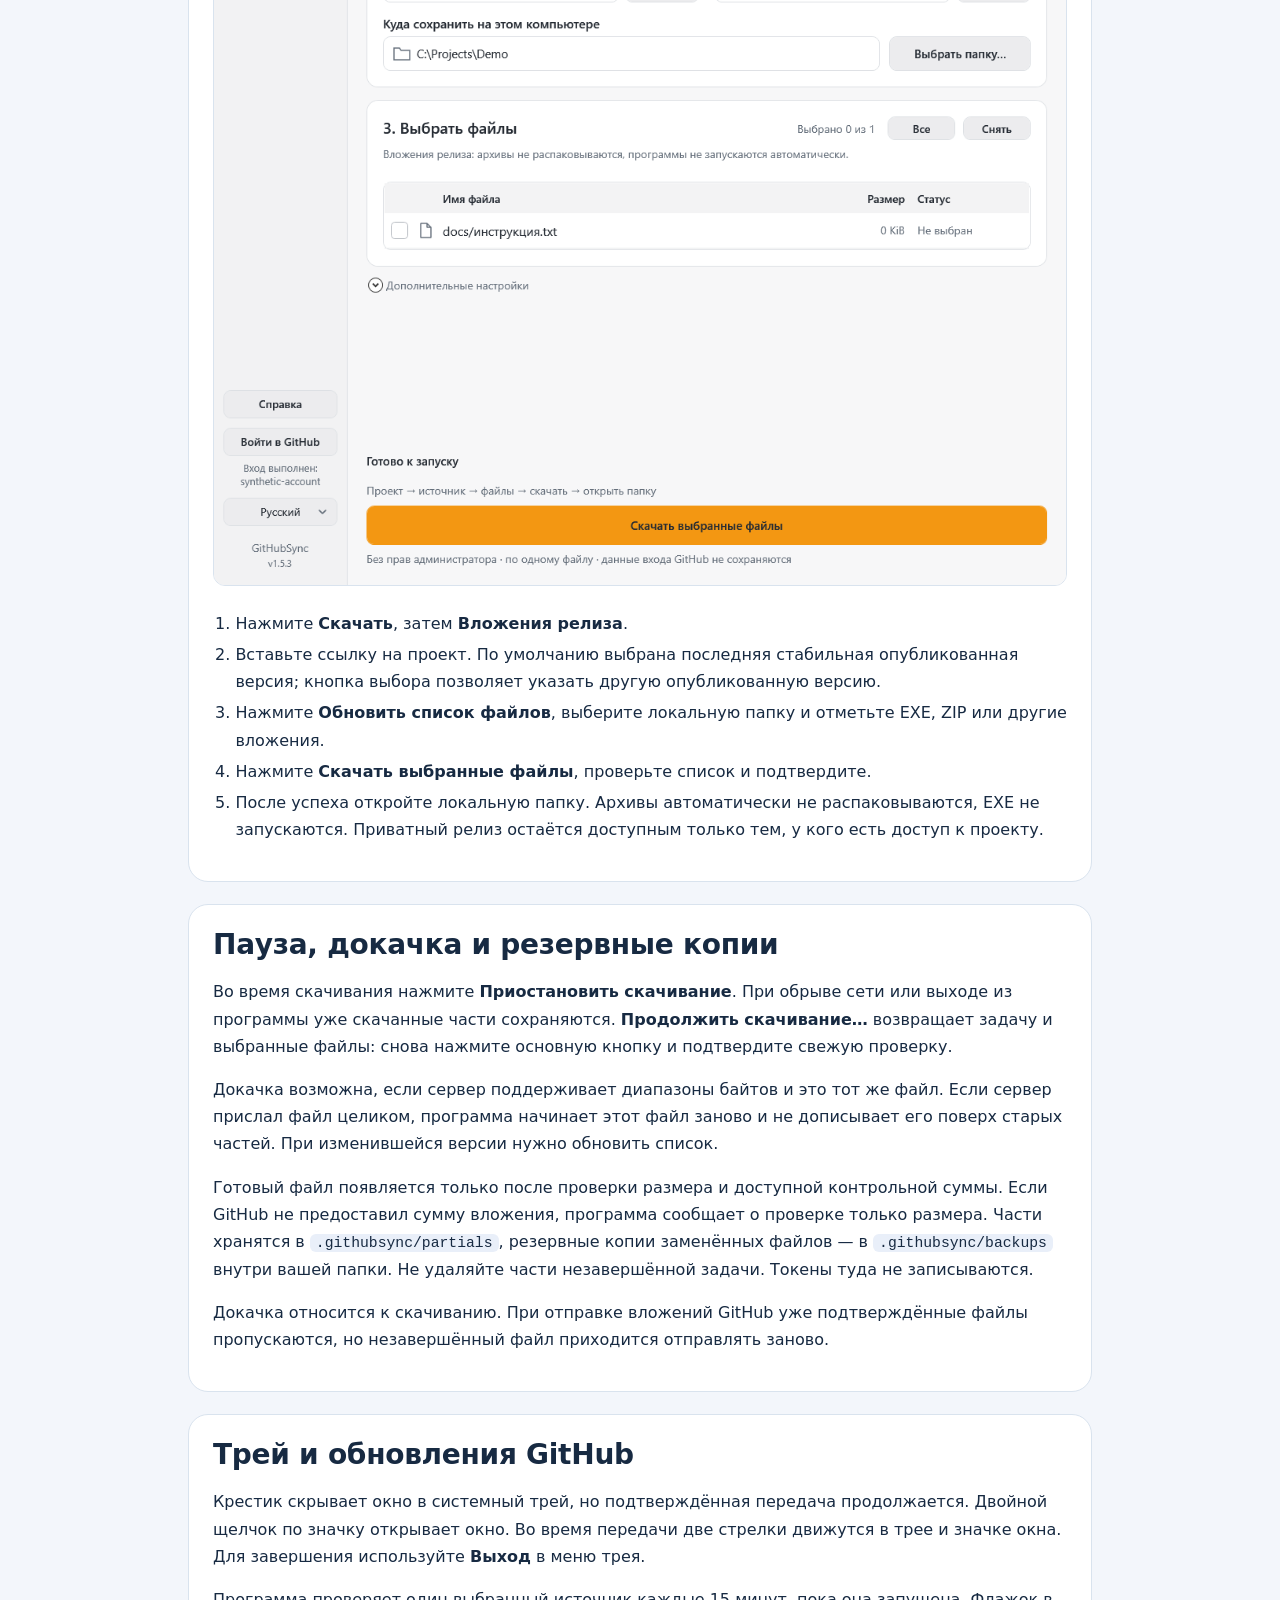
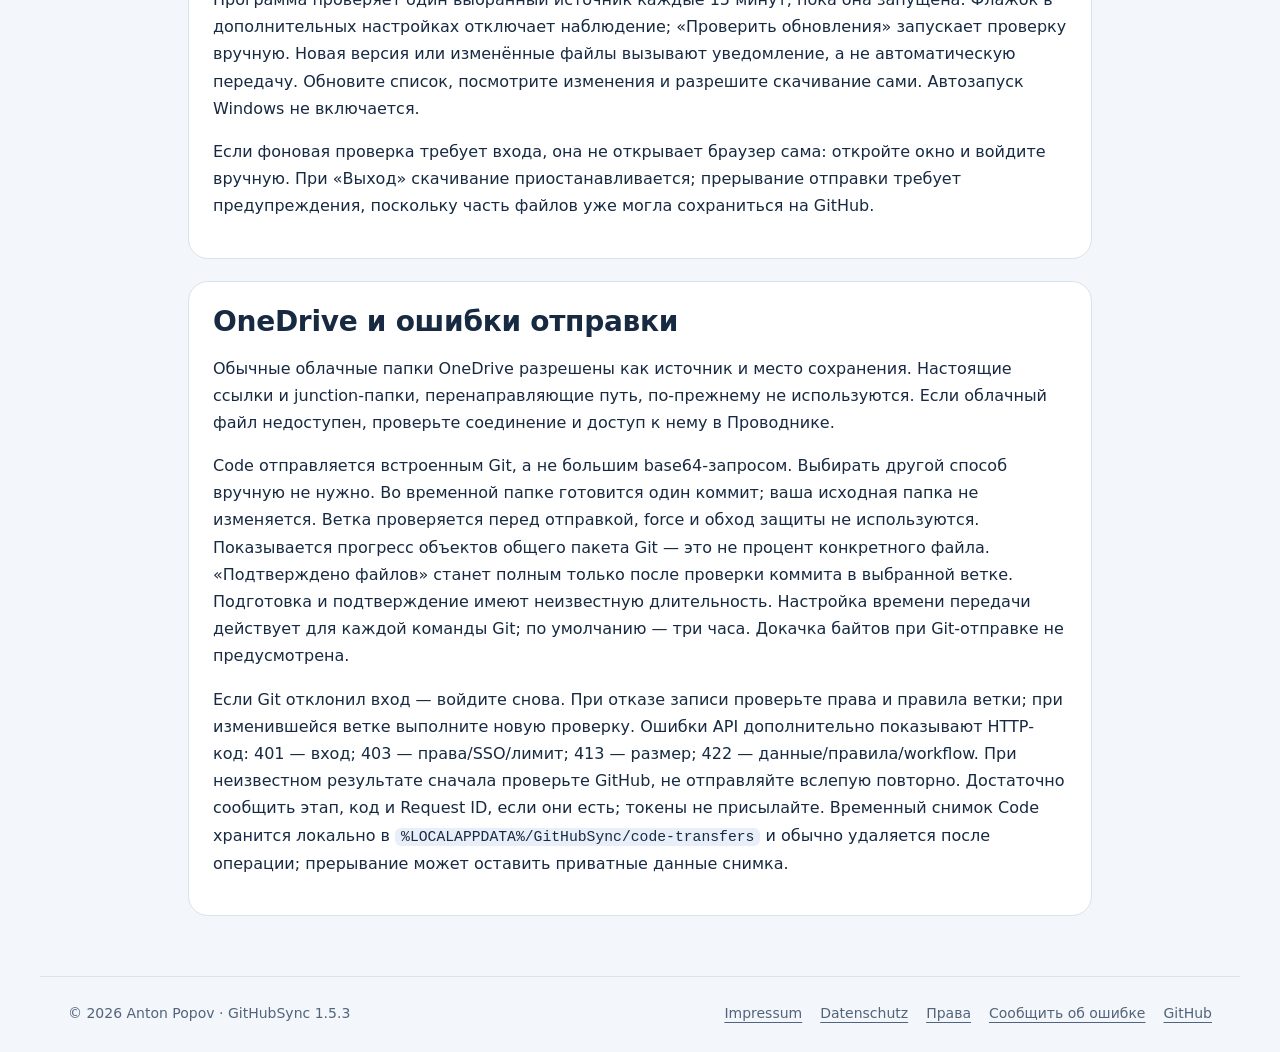
<file: Guide-ru.html>
<!doctype html>
<html lang="ru"><head><meta charset="utf-8"><meta name="viewport" content="width=device-width,initial-scale=1">
<meta name="description" content="Отправляет файлы в GitHub и скачивает исходники или файлы выпусков после подтверждения пользователя."><title>GitHubSync — Руководство</title>
<!-- ppk-head:start -->
<link rel="icon" href="presentation-icon.png">
<script src="assets/kit/kit-theme.js"></script>
<link rel="stylesheet" href="assets/kit/kit.css?v=2026.11.16-1">
<link rel="stylesheet" href="presentation.css?v=2823b14a">
<link rel="stylesheet" href="guide-polish.css?v=c82af6e0">
<script src="assets/kit/programs.js?v=2026.11.16-1" defer></script>
<script src="assets/kit/kit.js?v=2026.11.16-1" defer></script>
<!-- ppk-head:end -->
</head>
<body class="ppk-page">
<!-- ppk-header:start -->
<a class="ppk-skip" href="#main">К содержимому</a>
<div class="ppk-nav-wrap" id="ppk-nav-wrap">
<nav class="ppk-nav" aria-label="Основная навигация"><a class="ppk-brand" href="index-ru.html"><img src="presentation-icon.png" alt="" width="34" height="34"><span>GitHubSync</span></a><span class="ppk-spacer"></span><a class="ppk-back" href="https://popovantondev.github.io/popovantondev/index-ru.html">← Все программы</a><button class="ppk-search-btn" type="button" data-ppk-open-search aria-label="Поиск по программам"><span>Поиск</span><kbd>Ctrl K</kbd></button><div class="ppk-langs"><a href="Guide-ru.html" lang="ru" hreflang="ru" aria-current="page">RU</a><a href="Guide-de.html" lang="de" hreflang="de">DE</a><a href="Guide-en.html" lang="en" hreflang="en">EN</a></div><button class="ppk-icon-btn ppk-theme-btn" type="button" data-ppk-theme aria-label="Сменить тему"></button><a class="ppk-icon-btn ppk-gh-btn" href="https://github.com/popovantondev/GitHubSync" aria-label="GitHub"></a></nav>
</div>
<!-- ppk-header:end -->
<main class="ppk-shell ppk-prose guide" id="main">
<!-- ppk-guide-home:start --><p class="guide-home"><a class="guide-home-link" href="index-ru.html">← На страницу программы</a></p><!-- ppk-guide-home:end -->
<!-- guide-hero:start --><section class="guide-hero"><p class="guide-kicker">Инструкция · 1.5.3</p><h1>GitHubSync</h1><p class="guide-lead">Отправляйте файлы на GitHub или скачивайте их на компьютер. Передача — только после вашего подтверждения.</p></section><!-- guide-hero:end -->
<!-- guide-polish:start --><aside class="guide-tools"><details><summary>Содержание</summary><ol><li><a href="#section-1">Что вы хотите сделать?</a></li><li><a href="#section-2">Первый запуск</a></li><li><a href="#section-3">Два назначения</a></li><li><a href="#section-4">Файлы проекта: по шагам</a></li><li><a href="#section-5">Проверка перед отправкой</a></li><li><a href="#section-6">Вложения релиза: по шагам</a></li><li><a href="#section-7">Где результат и как поделиться</a></li><li><a href="#section-8">Создать проект в программе</a></li><li><a href="#section-9">Прогресс, ошибки и дополнительные настройки</a></li><li><a href="#section-10">Файлы программы и совместимость</a></li><li><a href="#section-11">Отправить или скачать</a></li><li><a href="#section-12">Скачать файлы проекта</a></li><li><a href="#section-13">Скачать программу или архив</a></li><li><a href="#section-14">Пауза, докачка и резервные копии</a></li><li><a href="#section-15">Трей и обновления GitHub</a></li><li><a href="#section-16">OneDrive и ошибки отправки</a></li></ol></details></aside><!-- guide-polish:end -->
<div class="note">Чтение папки выполняется в фоне. Пока список готовится, можно сменить режим или выбрать другую папку — предыдущая обработка отменится. Дождитесь завершения чтения перед выбором файлов и отправкой; неполный список отправить нельзя.</div>
<section class="card"><h2 id="section-1">Что вы хотите сделать?</h2><p>Вверху программы выберите <strong>Отправить</strong> (с компьютера на GitHub) или <strong>Скачать</strong> (с GitHub на компьютер). Затем выберите назначение: <strong>Файлы проекта (Code)</strong> для документов и папок или <strong>Вложения релиза</strong> для программ и архивов. Это ручная передача, не автоматическое зеркало папки: файлы сами не отправляются и не удаляются.</p><p>Для первого скачивания: вставьте ссылку на публичный проект → обновите список → выберите папку на компьютере → отметьте файлы → нажмите «Скачать выбранные файлы» и подтвердите.</p></section>
<section class="card"><h2 id="section-2">Первый запуск</h2><ol><li>Распакуйте всю portable-папку. Откройте <code>GitHubSync.exe</code> — не нужно запускать CMD или устанавливать Git отдельно. Не запускайте отдельную EXE из <code>artifacts/build</code>: ей нужны соседние файлы.</li><li>Выберите «Русский» слева, если нужно. Первый запуск — Deutsch. Язык сохраняется.</li><li>Для отправки или приватного проекта нажмите <strong>Войти в GitHub</strong>. Для скачивания публичных файлов вход не обязателен. При необходимости завершите вход, Google и SMS/2FA на официальной странице в браузере. Пароль и SMS-код в программу не вводите.</li><li>На шаге 1 нажмите <strong>Выбрать / создать…</strong> и выберите свой проект. Можно вставить ссылку на него. «Проект» здесь означает репозиторий, а не раздел GitHub Projects.</li></ol></section>
<section class="card"><h2 id="section-3">Два назначения</h2><p><strong>Файлы проекта</strong> — исходники, документы и папки появятся на вкладке <strong>Code</strong>, с записью изменений в истории.</p><p><strong>Вложения релиза</strong> — EXE, ZIP и другие готовые файлы прикрепляются к <strong>Releases</strong>. Это не список файлов Code. Чтобы отправить папку одним вложением, сначала создайте ZIP.</p></section>
<section class="card"><h2 id="section-4">Файлы проекта: по шагам</h2><ol><li>Вверху выберите <strong>Файлы проекта</strong>.</li><li>Выберите проект. В поле «Папка в проекте» оставьте пусто для корня или впишите относительный путь, например <code>docs</code>. Нельзя использовать абсолютные пути или <code>..</code>.</li><li>Нажмите <strong>Выбрать папку…</strong>: программа покажет файлы всех вложенных папок с относительными путями. Само имя выбранной папки не добавляется: загружается её содержимое. Или используйте <strong>Выбрать отдельные файлы…</strong>.</li><li>Отметьте нужные файлы. Обычные файлы новой папки выбираются автоматически, возможные секреты — нет. «Все» также не отмечает возможные секреты; при необходимости отмечайте их вручную только после проверки.</li><li>Основная ветка определяется GitHub автоматически. В дополнительных настройках можно выбрать другую существующую ветку.</li><li>Нажмите <strong>Загрузить файлы в проект</strong>. Программа сначала только читает GitHub и покажет список <strong>Добавится / Обновится / Без изменений</strong>, проект и ветку.</li><li>Проверьте замены и нажмите <strong>Загрузить изменения</strong>. «Закрыть» отменяет отправку. Все изменения войдут в один коммит. Неизменённые файлы не создают новый коммит; отсутствующие локально файлы на GitHub не удаляются.</li><li>После подтверждения нажмите <strong>Открыть файлы проекта</strong>: откроется выбранная ветка и папка.</li></ol><div class="note">Если ветка или локальные файлы изменились после проверки, программа остановится. Запустите проверку заново. Защищённые ветки не обходятся; если прямая запись запрещена, используйте разрешённую ветку или обычный процесс pull request вне приложения.</div></section>
<section class="card"><h2 id="section-5">Проверка перед отправкой</h2><p>Папка и файл <code>.git</code> исключаются, ссылки и junction-папки не обходятся. Файлы <code>.env</code>, приватные ключи и типичные файлы авторизации не выбираются автоматически. Это подсказка по именам, <strong>не гарантия обнаружения секретов</strong>. Просмотрите содержимое перед отправкой. Правила <code>.gitignore</code> автоматически не применяются: лишние зависимости и сборочные каталоги снимайте вручную.</p><p>В Code нельзя отправлять файлы больше 100 MiB. Операция остановится до записи, и программа предложит «Отправить → Вложения релиза». Git LFS не подключается. Существующий пустой проект сначала нужно инициализировать README на GitHub; проекты, созданные из приложения, уже имеют README.</p></section>
<section class="card"><h2 id="section-6">Вложения релиза: по шагам</h2><ol><li>Выберите <strong>Вложения релиза</strong> и нужный проект.</li><li>На шаге 2 нажмите <strong>Выбрать / создать…</strong>. Выберите существующий черновик либо <strong>Создать новый релиз</strong>. Введите метку версии, например <code>v1.0.0</code>, и необязательное название; подтвердите создание. Это пока не публикация.</li><li>Выберите папку и отметьте файлы из неё. В этом режиме список содержит только файлы самой папки, без вложенных папок.</li><li>Если включено <strong>Опубликовать после загрузки</strong>, кнопка называется <strong>Загрузить и опубликовать</strong>. Если выключено — <strong>Сохранить как черновик</strong>.</li><li>Проверьте проект, версию, число файлов и последствия в окне подтверждения. Отмена ничего не загружает.</li><li>Дождитесь результата. Публикация выполняется только после подтверждения всех выбранных файлов. Если отправка не удалась, публикация не выполняется; уже отправленные файлы могут остаться в черновике.</li></ol><p>Для старых настроек публикация по умолчанию выключена. Для новых — включена, но всегда подтверждается перед отправкой. Опубликованные релизы эта версия не изменяет: создавайте новую версию.</p></section>
<section class="card"><h2 id="section-7">Где результат и как поделиться</h2><p>Для черновика нажмите <strong>Открыть черновик</strong>. В браузере войдите в аккаунт с правом доступа и найдите вложения <strong>Assets</strong> или список файлов внизу формы редактирования. Черновик не виден посетителям без нужных прав.</p><p>Позже можно нажать <strong>Опубликовать релиз</strong> и подтвердить публикацию отдельно. После перезапуска выберите тот же проект и черновик, отметьте файлы и нажмите <strong>Проверить</strong> в дополнительных настройках: отправки не будет, появятся действия для существующего черновика.</p><p>После публикации доступны <strong>Открыть релиз</strong>, <strong>Копировать ссылку</strong> на страницу релиза и <strong>Ссылки на файлы</strong> — отдельная кнопка копирования для каждого вложения. Ссылку выбранного вложения также можно скопировать через контекстное меню имени файла.</p><div class="note">Публикация релиза приватного проекта <strong>не делает проект и файлы общедоступными</strong>. Доступ к ним остаётся ограниченным. Программа не меняет видимость проекта.</div></section>
<section class="card"><h2 id="section-8">Создать проект в программе</h2><p>В выборе проекта нажмите <strong>Создать новый проект</strong>. Введите имя, проверьте аккаунт и видимость. По умолчанию проект приватный. Если снять флажок, проект будет публичным — содержимое станет доступно другим пользователям. Нажмите <strong>Создать проект на GitHub</strong> для явного подтверждения. Создаётся личный репозиторий с начальным README; организации не поддерживаются этим действием. Само создание проекта не загружает выбранные файлы и не публикует релиз.</p><p>Если ответ о создании потерян, сначала обновите список проектов или релизов: запрос мог выполниться. Программа не повторяет создание вслепую.</p></section>
<section class="card"><h2 id="section-9">Прогресс, ошибки и дополнительные настройки</h2><p>Прогресс закреплён над нижними действиями. Переданные байты не всегда означают завершение: для Code нужно подтверждение коммита в ветке, для Releases — подтверждение вложений GitHub, для публикации — подтверждение опубликованного релиза. Если длительность неизвестна, показан индикатор активности, а не выдуманный процент.</p><p><strong>Проверить</strong> ничего не отправляет: в Code показывает будущие изменения, в Releases проверяет черновик и выбранные вложения. <strong>Сохранить</strong> записывает настройки локально. При начале загрузки настройки сохраняются автоматически.</p><p>Совпадающие вложения релиза пропускаются. Конфликт имени или размера не приводит к автоматическому удалению. GitHub может менять специальные знаки в имени; программа учитывает ID, исходную подпись и однозначный SHA-256 для старых переименованных файлов при наличии digest.</p><p>При потере ответа о записи или публикации сначала откройте результат на GitHub или выполните проверку. Не удаляйте вложения и не повторяйте операцию вслепую. При ошибке авторизации проверьте вход и права, при ошибке ветки — её защиту. Технический журнал ошибок: <code>GitHubSync-error.log</code>.</p></section>
<section class="card"><h2 id="section-10">Файлы программы и совместимость</h2><p>Сохраняйте вместе EXE, <code>runtime</code>, <code>docs</code>, <code>assets</code> и PS1-файлы. Без установки и прав администратора; для GitHub нужен интернет. Токен не записывается в настройки; авторизацией управляет Git Credential Manager.</p><p>Старые <code>config.json</code> и <code>ui-settings.json</code> читаются. Списки файлов двух режимов хранятся раздельно. Настройки в папке программы должны быть доступны для записи. Начальный размер — 1080×1040 логических пикселей с ограничением экраном; окно можно уменьшать вручную. Эта HTML-справка открывается обычным браузером без интернета.</p></section>
<section class="card"><a class="guide-full-image" href="Ui-ru.png" aria-label="Открыть изображение целиком"><img class="screen" src="Ui-ru.png" alt="GitHubSync" width="1064" height="1000" decoding="async"></a><a class="guide-full-image" href="Ui-ru-code.png" aria-label="Открыть изображение целиком"><img class="screen" src="Ui-ru-code.png" alt="GitHubSync · Code" width="1084" height="1001" loading="lazy" decoding="async"></a></section>
<section class="card"><h2 id="section-11">Отправить или скачать</h2><p>Сначала выберите действие сверху. <strong>Отправить</strong> переносит ваши локальные файлы на GitHub. <strong>Скачать</strong> сохраняет файлы GitHub на этот компьютер. Это не автоматическое зеркало: программа не удаляет лишние файлы и не переносит изменения без разрешения.</p><p>Для отправки нужен вход и право записи. Публичный проект можно скачивать без входа. Для приватного проекта нажмите «Войти в GitHub», подтвердите Google/SMS/2FA в браузере; пароль в программу не вводите.</p></section>
<section class="card"><h2 id="section-12">Скачать файлы проекта</h2><ol><li>Нажмите <strong>Скачать</strong>, выберите <strong>Файлы проекта (Code)</strong>.</li><li>Вставьте ссылку на репозиторий в шаге 1. Это адрес вида <code>https://github.com/owner/project</code>, не GitHub Projects.</li><li>В шаге 2 оставьте пустое поле для всего проекта или укажите папку, например <code>docs</code>. В дополнительных настройках можно выбрать ветку; по умолчанию используется основная.</li><li>Нажмите <strong>Обновить список файлов</strong>. Список показывает относительные пути всех обычных файлов выбранной папки, включая вложенные папки.</li><li>Нажмите <strong>Выбрать папку…</strong> и выберите, куда сохранить. Отметьте нужные файлы или нажмите «Все» для всей папки.</li><li>Нажмите <strong>Скачать выбранные файлы</strong>. Проверьте проект, локальную папку, список «Скачается / Заменится / Совпадает». Замены требуют подтверждения и сохраняют резервные копии.</li><li>После подтверждения дождитесь проверки файлов. Нажмите <strong>Открыть локальную папку</strong>.</li></ol><p>В локальную папку попадает содержимое выбранного корня GitHub с сохранением вложенной структуры. Ветка фиксируется на конкретном коммите, поэтому одна задача не смешивает разные версии. История Git, подмодули, ссылки и реальные объекты Git LFS не скачиваются. Code API ограничивает большие файлы; для готовых крупных архивов используйте вложения релиза.</p></section>
<section class="card"><h2 id="section-13">Скачать программу или архив</h2><a class="guide-full-image" href="Ui-ru-download.png" aria-label="Открыть изображение целиком"><img class="screen" src="Ui-ru-download.png" alt="Учебный WPF-экран скачивания с искусственным проектом" width="1084" height="1001" loading="lazy" decoding="async"></a><ol><li>Нажмите <strong>Скачать</strong>, затем <strong>Вложения релиза</strong>.</li><li>Вставьте ссылку на проект. По умолчанию выбрана последняя стабильная опубликованная версия; кнопка выбора позволяет указать другую опубликованную версию.</li><li>Нажмите <strong>Обновить список файлов</strong>, выберите локальную папку и отметьте EXE, ZIP или другие вложения.</li><li>Нажмите <strong>Скачать выбранные файлы</strong>, проверьте список и подтвердите.</li><li>После успеха откройте локальную папку. Архивы автоматически не распаковываются, EXE не запускаются. Приватный релиз остаётся доступным только тем, у кого есть доступ к проекту.</li></ol></section>
<section class="card"><h2 id="section-14">Пауза, докачка и резервные копии</h2><p>Во время скачивания нажмите <strong>Приостановить скачивание</strong>. При обрыве сети или выходе из программы уже скачанные части сохраняются. <strong>Продолжить скачивание…</strong> возвращает задачу и выбранные файлы: снова нажмите основную кнопку и подтвердите свежую проверку.</p><p>Докачка возможна, если сервер поддерживает диапазоны байтов и это тот же файл. Если сервер прислал файл целиком, программа начинает этот файл заново и не дописывает его поверх старых частей. При изменившейся версии нужно обновить список.</p><p>Готовый файл появляется только после проверки размера и доступной контрольной суммы. Если GitHub не предоставил сумму вложения, программа сообщает о проверке только размера. Части хранятся в <code>.githubsync/partials</code>, резервные копии заменённых файлов — в <code>.githubsync/backups</code> внутри вашей папки. Не удаляйте части незавершённой задачи. Токены туда не записываются.</p><p>Докачка относится к скачиванию. При отправке вложений GitHub уже подтверждённые файлы пропускаются, но незавершённый файл приходится отправлять заново.</p></section>
<section class="card"><h2 id="section-15">Трей и обновления GitHub</h2><p>Крестик скрывает окно в системный трей, но подтверждённая передача продолжается. Двойной щелчок по значку открывает окно. Во время передачи две стрелки движутся в трее и значке окна. Для завершения используйте <strong>Выход</strong> в меню трея.</p><p>Программа проверяет один выбранный источник каждые 15 минут, пока она запущена. Флажок в дополнительных настройках отключает наблюдение; «Проверить обновления» запускает проверку вручную. Новая версия или изменённые файлы вызывают уведомление, а не автоматическую передачу. Обновите список, посмотрите изменения и разрешите скачивание сами. Автозапуск Windows не включается.</p><p>Если фоновая проверка требует входа, она не открывает браузер сама: откройте окно и войдите вручную. При «Выход» скачивание приостанавливается; прерывание отправки требует предупреждения, поскольку часть файлов уже могла сохраниться на GitHub.</p></section>
<section class="card"><h2 id="section-16">OneDrive и ошибки отправки</h2><p>Обычные облачные папки OneDrive разрешены как источник и место сохранения. Настоящие ссылки и junction-папки, перенаправляющие путь, по-прежнему не используются. Если облачный файл недоступен, проверьте соединение и доступ к нему в Проводнике.</p><p>Code отправляется встроенным Git, а не большим base64-запросом. Выбирать другой способ вручную не нужно. Во временной папке готовится один коммит; ваша исходная папка не изменяется. Ветка проверяется перед отправкой, force и обход защиты не используются. Показывается прогресс объектов общего пакета Git — это не процент конкретного файла. «Подтверждено файлов» станет полным только после проверки коммита в выбранной ветке. Подготовка и подтверждение имеют неизвестную длительность. Настройка времени передачи действует для каждой команды Git; по умолчанию — три часа. Докачка байтов при Git-отправке не предусмотрена.</p><p>Если Git отклонил вход — войдите снова. При отказе записи проверьте права и правила ветки; при изменившейся ветке выполните новую проверку. Ошибки API дополнительно показывают HTTP-код: 401 — вход; 403 — права/SSO/лимит; 413 — размер; 422 — данные/правила/workflow. При неизвестном результате сначала проверьте GitHub, не отправляйте вслепую повторно. Достаточно сообщить этап, код и Request ID, если они есть; токены не присылайте. Временный снимок Code хранится локально в <code>%LOCALAPPDATA%/GitHubSync/code-transfers</code> и обычно удаляется после операции; прерывание может оставить приватные данные снимка.</p></section>
</main>
<!-- ppk-footer:start -->
<footer class="ppk-footer">
<span>© 2026 Anton Popov · GitHubSync 1.5.3</span>
<nav aria-label="Правовая информация"><a href="https://popovantondev.github.io/popovantondev/impressum.html">Impressum</a><a href="https://popovantondev.github.io/popovantondev/datenschutz.html">Datenschutz</a><a href="https://github.com/popovantondev/GitHubSync/blob/main/LICENSE">Права</a><a href="https://github.com/popovantondev/GitHubSync/issues/new/choose">Сообщить об ошибке</a><a href="https://github.com/popovantondev/GitHubSync">GitHub</a></nav>
</footer>
<!-- ppk-footer:end -->
</body></html>
</file>
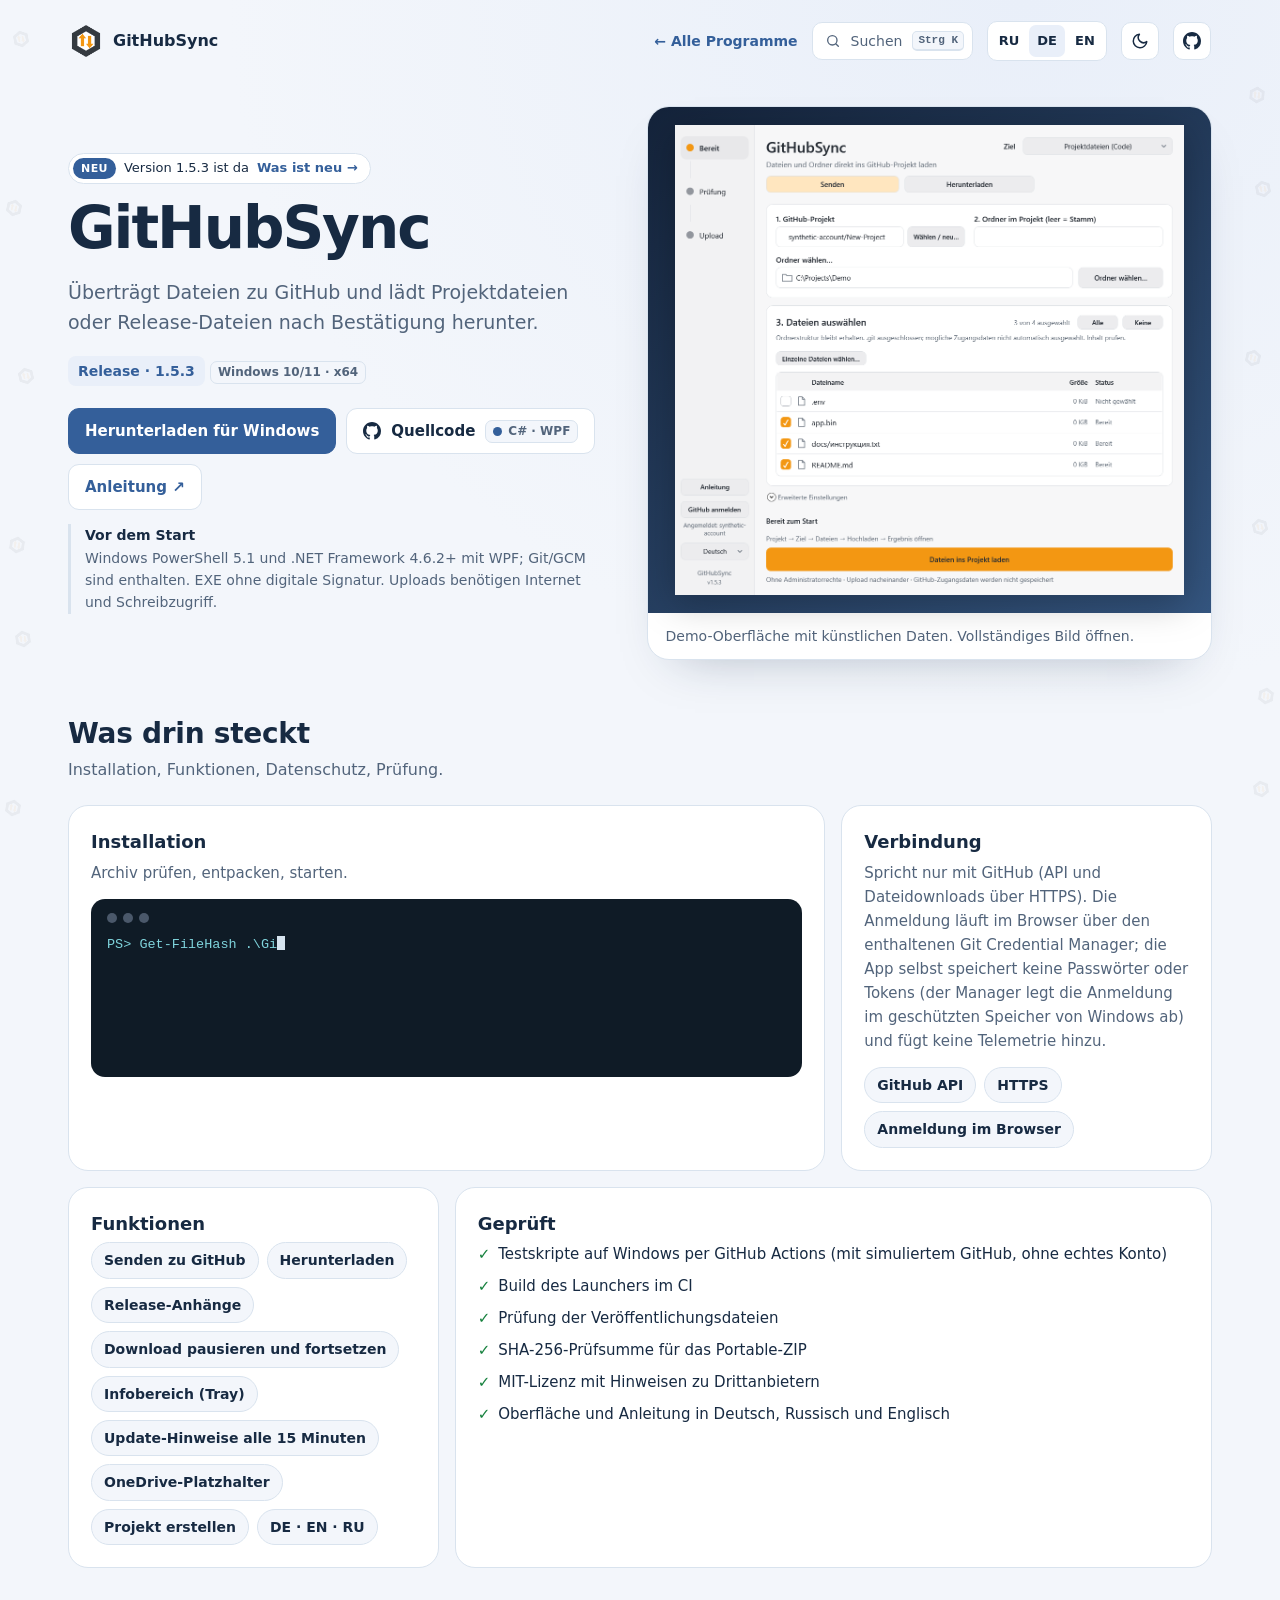
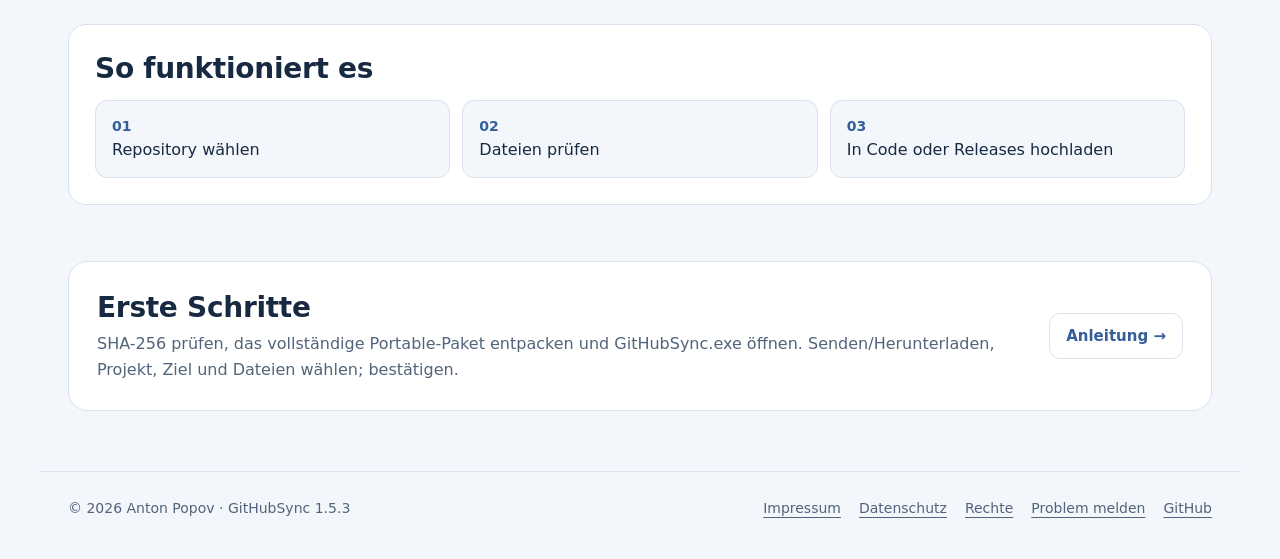
<file: index-de.html>
<!doctype html>
<html lang="de"><head><meta charset="utf-8"><meta name="viewport" content="width=device-width,initial-scale=1"><script>location.replace('index.html'+location.hash)</script><meta http-equiv="refresh" content="0; url=index.html"><link rel="canonical" href="https://popovantondev.github.io/GitHubSync/index.html"><meta name="robots" content="noindex"><title>GitHubSync</title></head>
<body><p><a href="index.html">Weiter zur deutschen Seite</a> · <a href="index-en.html" lang="en" hreflang="en">English</a> · <a href="index-ru.html" lang="ru" hreflang="ru">Русский</a></p></body></html>
</file>
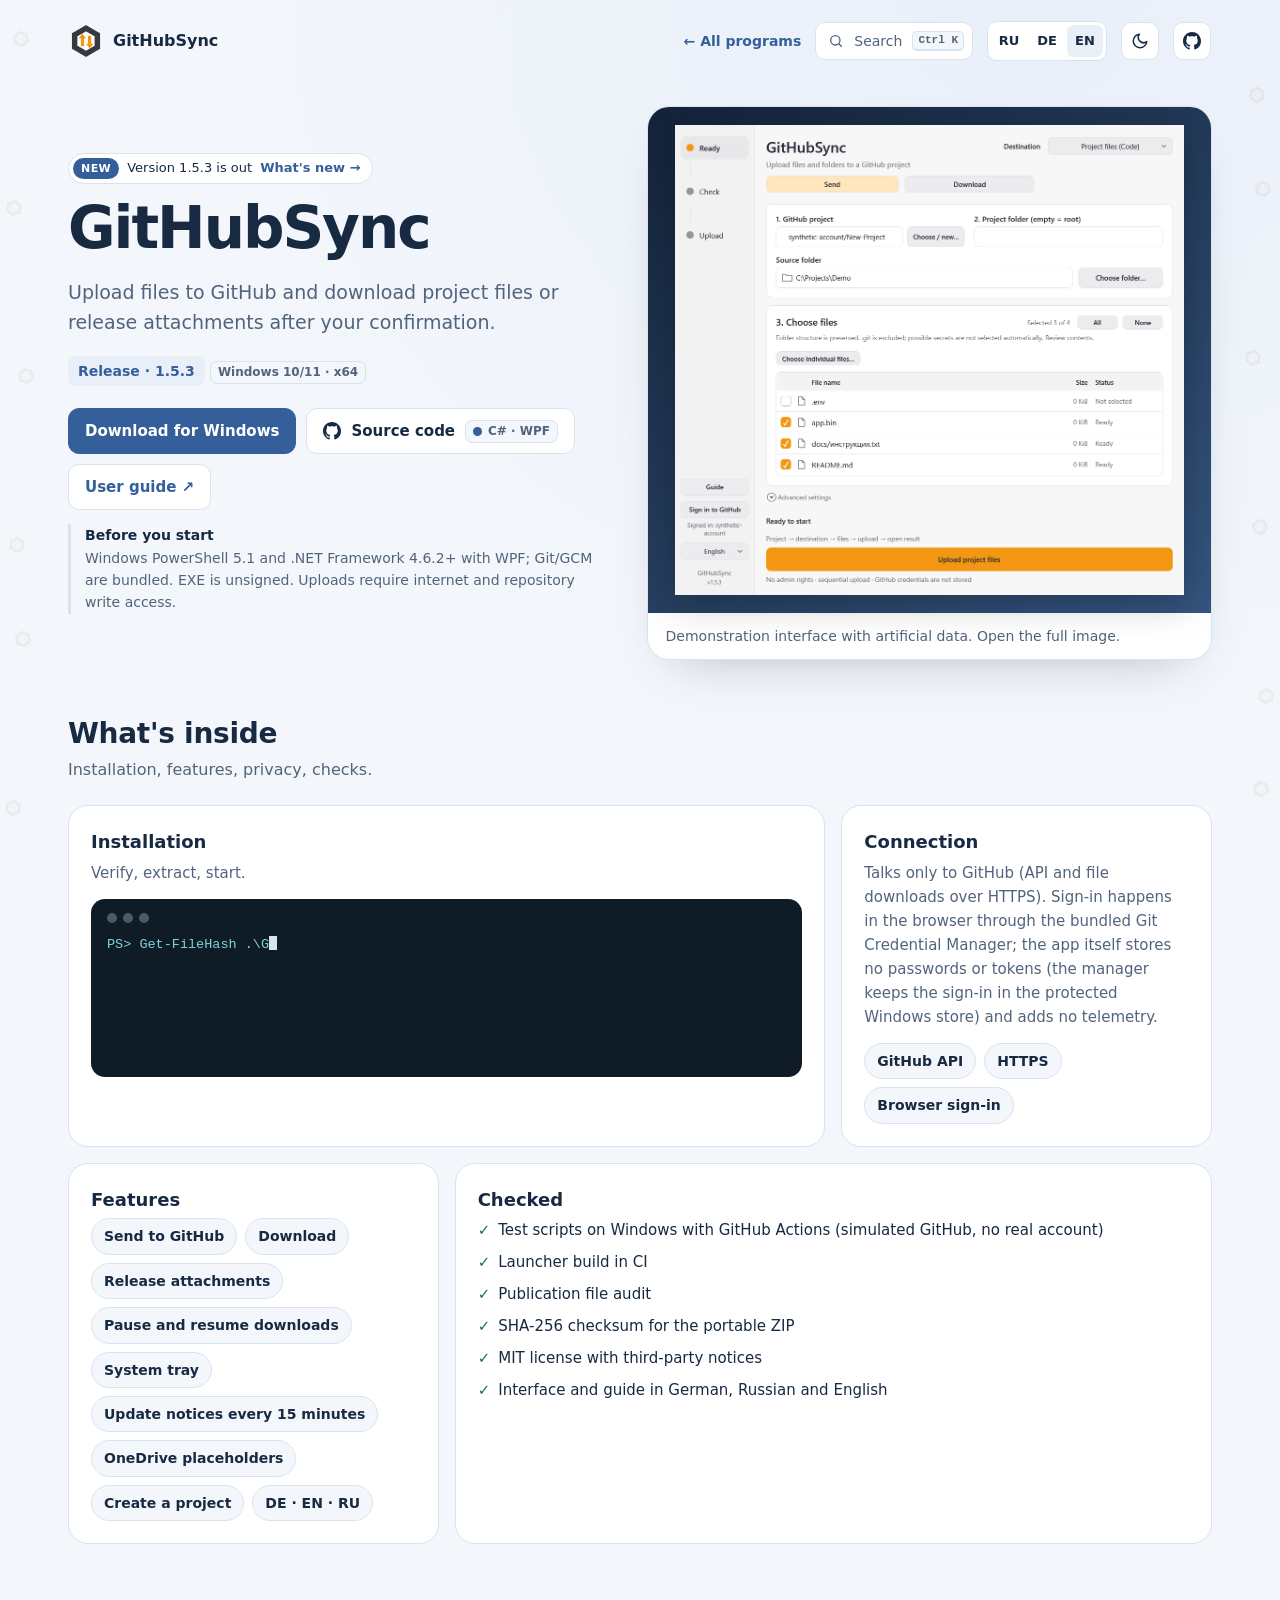
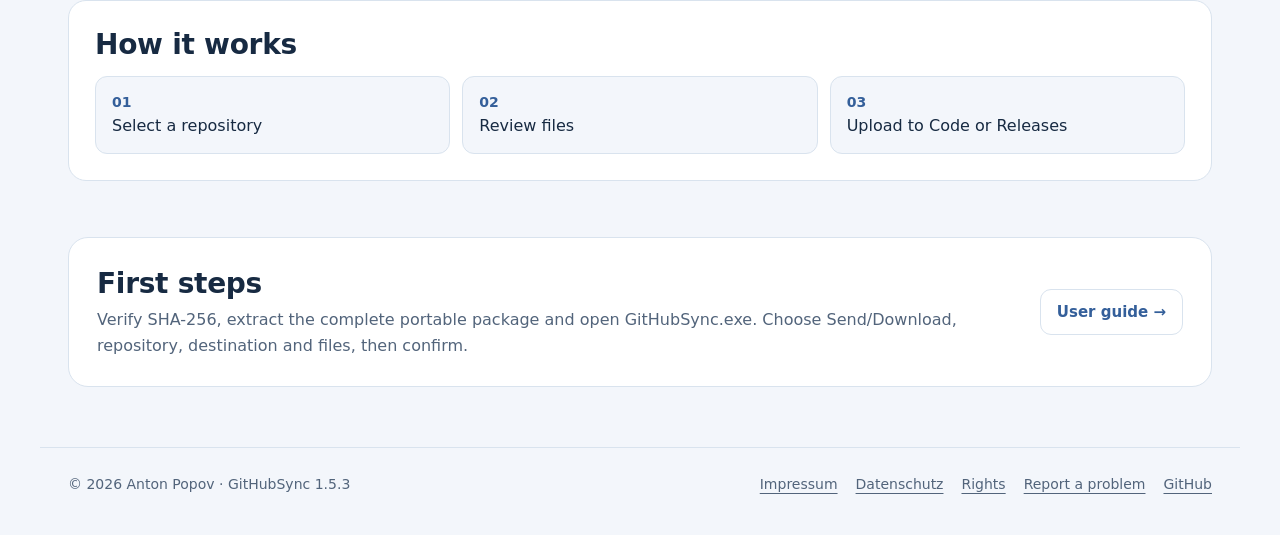
<file: index-en.html>
<!doctype html>
<html lang="en"><head><meta charset="utf-8"><meta name="viewport" content="width=device-width,initial-scale=1">
<meta name="description" content="Upload files to GitHub and download project files or release attachments after your confirmation."><title>GitHubSync — Upload files to GitHub and download project files or release attachments after your confirmation</title>
<link rel="icon" href="presentation-icon.png">
<script src="assets/kit/kit-theme.js"></script>
<link rel="stylesheet" href="assets/kit/kit.css?v=2026.11.16-1">
<link rel="stylesheet" href="presentation.css?v=2823b14a">
<script src="assets/kit/programs.js?v=2026.11.16-1" defer></script>
<script src="assets/kit/kit.js?v=2026.11.16-1" defer></script>
</head>
<body class="ppk-page">
<a class="ppk-skip" href="#main">Skip to content</a>
<div class="ppk-nav-wrap" id="ppk-nav-wrap">
<nav class="ppk-nav" aria-label="Main navigation"><a class="ppk-brand" href="index-en.html"><img src="presentation-icon.png" alt="" width="34" height="34"><span>GitHubSync</span></a><span class="ppk-spacer"></span><a class="ppk-back" href="https://popovantondev.github.io/popovantondev/index-en.html">← All programs</a><button class="ppk-search-btn" type="button" data-ppk-open-search aria-label="Search programs"><span>Search</span><kbd>Ctrl K</kbd></button><div class="ppk-langs"><a href="index-ru.html" lang="ru" hreflang="ru">RU</a><a href="index.html" lang="de" hreflang="de">DE</a><a href="index-en.html" lang="en" hreflang="en" aria-current="page">EN</a></div><button class="ppk-icon-btn ppk-theme-btn" type="button" data-ppk-theme aria-label="Switch colour scheme"></button><a class="ppk-icon-btn ppk-gh-btn" href="https://github.com/popovantondev/GitHubSync" aria-label="GitHub"></a></nav>
</div>
<main class="ppk-shell" id="main">
<section class="ppk-hero"><div>
<a class="ppk-pill" href="https://github.com/popovantondev/GitHubSync/releases/tag/v1.5.3"><span class="ppk-new">NEW</span><span>Version 1.5.3 is out</span> <span class="ppk-more">What's new →</span></a>
<h1>GitHubSync</h1><p class="ppk-lead">Upload files to GitHub and download project files or release attachments after your confirmation.</p>
<span class="ppk-status">Release · 1.5.3</span> <span class="ppk-chip">Windows 10/11 · x64</span>
<div class="ppk-actions"><a class="ppk-btn ppk-btn-primary" href="https://github.com/popovantondev/GitHubSync/releases/tag/v1.5.3">Download for Windows</a><a class="ppk-btn ppk-btn-gh" href="https://github.com/popovantondev/GitHubSync">Source code <span class="ppk-chip"><i class="ppk-dot"></i>C# · WPF</span></a><a class="ppk-btn" href="Guide-en.html">User guide ↗</a></div>
<p class="ppk-requirements"><strong>Before you start</strong>Windows PowerShell 5.1 and .NET Framework 4.6.2+ with WPF; Git/GCM are bundled. EXE is unsigned. Uploads require internet and repository write access.</p>
</div>
<figure class="ppk-preview"><div class="ppk-stage"><a href="Ui-en-code.png"><img src="Ui-en-code.png" alt="GitHubSync — Demonstration interface with artificial data. Open the full image." decoding="async" width="1084" height="1001" fetchpriority="high"></a></div><figcaption>Demonstration interface with artificial data. Open the full image.</figcaption></figure>
</section>
<section class="ppk-bento-section ppk-section ppk-reveal" aria-labelledby="bento-title">
<h2 id="bento-title">What's inside</h2><p class="ppk-sub">Installation, features, privacy, checks.</p>
<div class="ppk-bento">
<div class="ppk-tile ppk-wide"><h3>Installation</h3><p>Verify, extract, start.</p><div class="ppk-term" role="group" aria-label="Terminal"><div class="ppk-term-bar"><i></i><i></i><i></i></div><div class="ppk-term-out"><div class="ppk-ps">PS&gt; Get-FileHash .\GitHubSync-1.5.3-win-x64.zip -Algorithm SHA256</div><div class="ppk-ps">PS&gt; Get-Content .\GitHubSync-1.5.3-win-x64.zip.sha256</div><div class="ppk-dim">Both values must match.</div><div class="ppk-ps">PS&gt; Expand-Archive .\GitHubSync-1.5.3-win-x64.zip -DestinationPath .\GitHubSync</div><div class="ppk-ps">PS&gt; .\GitHubSync\GitHubSync-1.5.3-Portable\GitHubSync.exe</div></div></div></div>
<div class="ppk-tile"><h3>Connection</h3><p>Talks only to GitHub (API and file downloads over HTTPS). Sign-in happens in the browser through the bundled Git Credential Manager; the app itself stores no passwords or tokens (the manager keeps the sign-in in the protected Windows store) and adds no telemetry.</p><div class="ppk-chips"><span>GitHub API</span><span>HTTPS</span><span>Browser sign-in</span></div></div>
<div class="ppk-tile"><h3>Features</h3><div class="ppk-chips"><span>Send to GitHub</span><span>Download</span><span>Release attachments</span><span>Pause and resume downloads</span><span>System tray</span><span>Update notices every 15 minutes</span><span>OneDrive placeholders</span><span>Create a project</span><span>DE · EN · RU</span></div></div>
<div class="ppk-tile ppk-wide"><h3>Checked</h3><ul class="ppk-checks"><li>Test scripts on Windows with GitHub Actions (simulated GitHub, no real account)</li><li>Launcher build in CI</li><li>Publication file audit</li><li>SHA-256 checksum for the portable ZIP</li><li>MIT license with third-party notices</li><li>Interface and guide in German, Russian and English</li></ul></div>
</div>
</section>
<section class="ppk-section ppk-process ppk-reveal" aria-labelledby="process-title"><h2 id="process-title">How it works</h2><ol class="ppk-flow"><li>Select a repository</li><li>Review files</li><li>Upload to Code or Releases</li></ol></section>
<section class="ppk-section ppk-reveal"><div class="site-start"><div><h2>First steps</h2><p>Verify SHA-256, extract the complete portable package and open GitHubSync.exe. Choose Send/Download, repository, destination and files, then confirm.</p></div><div class="ppk-actions"><a class="ppk-btn" href="Guide-en.html">User guide →</a></div></div></section>
</main>
<footer class="ppk-footer">
<span>© 2026 Anton Popov · GitHubSync 1.5.3</span>
<nav aria-label="Legal"><a href="https://popovantondev.github.io/popovantondev/impressum.html">Impressum</a><a href="https://popovantondev.github.io/popovantondev/datenschutz.html">Datenschutz</a><a href="https://github.com/popovantondev/GitHubSync/blob/main/LICENSE">Rights</a><a href="https://github.com/popovantondev/GitHubSync/issues/new/choose">Report a problem</a><a href="https://github.com/popovantondev/GitHubSync">GitHub</a></nav>
</footer>
</body></html>
</file>
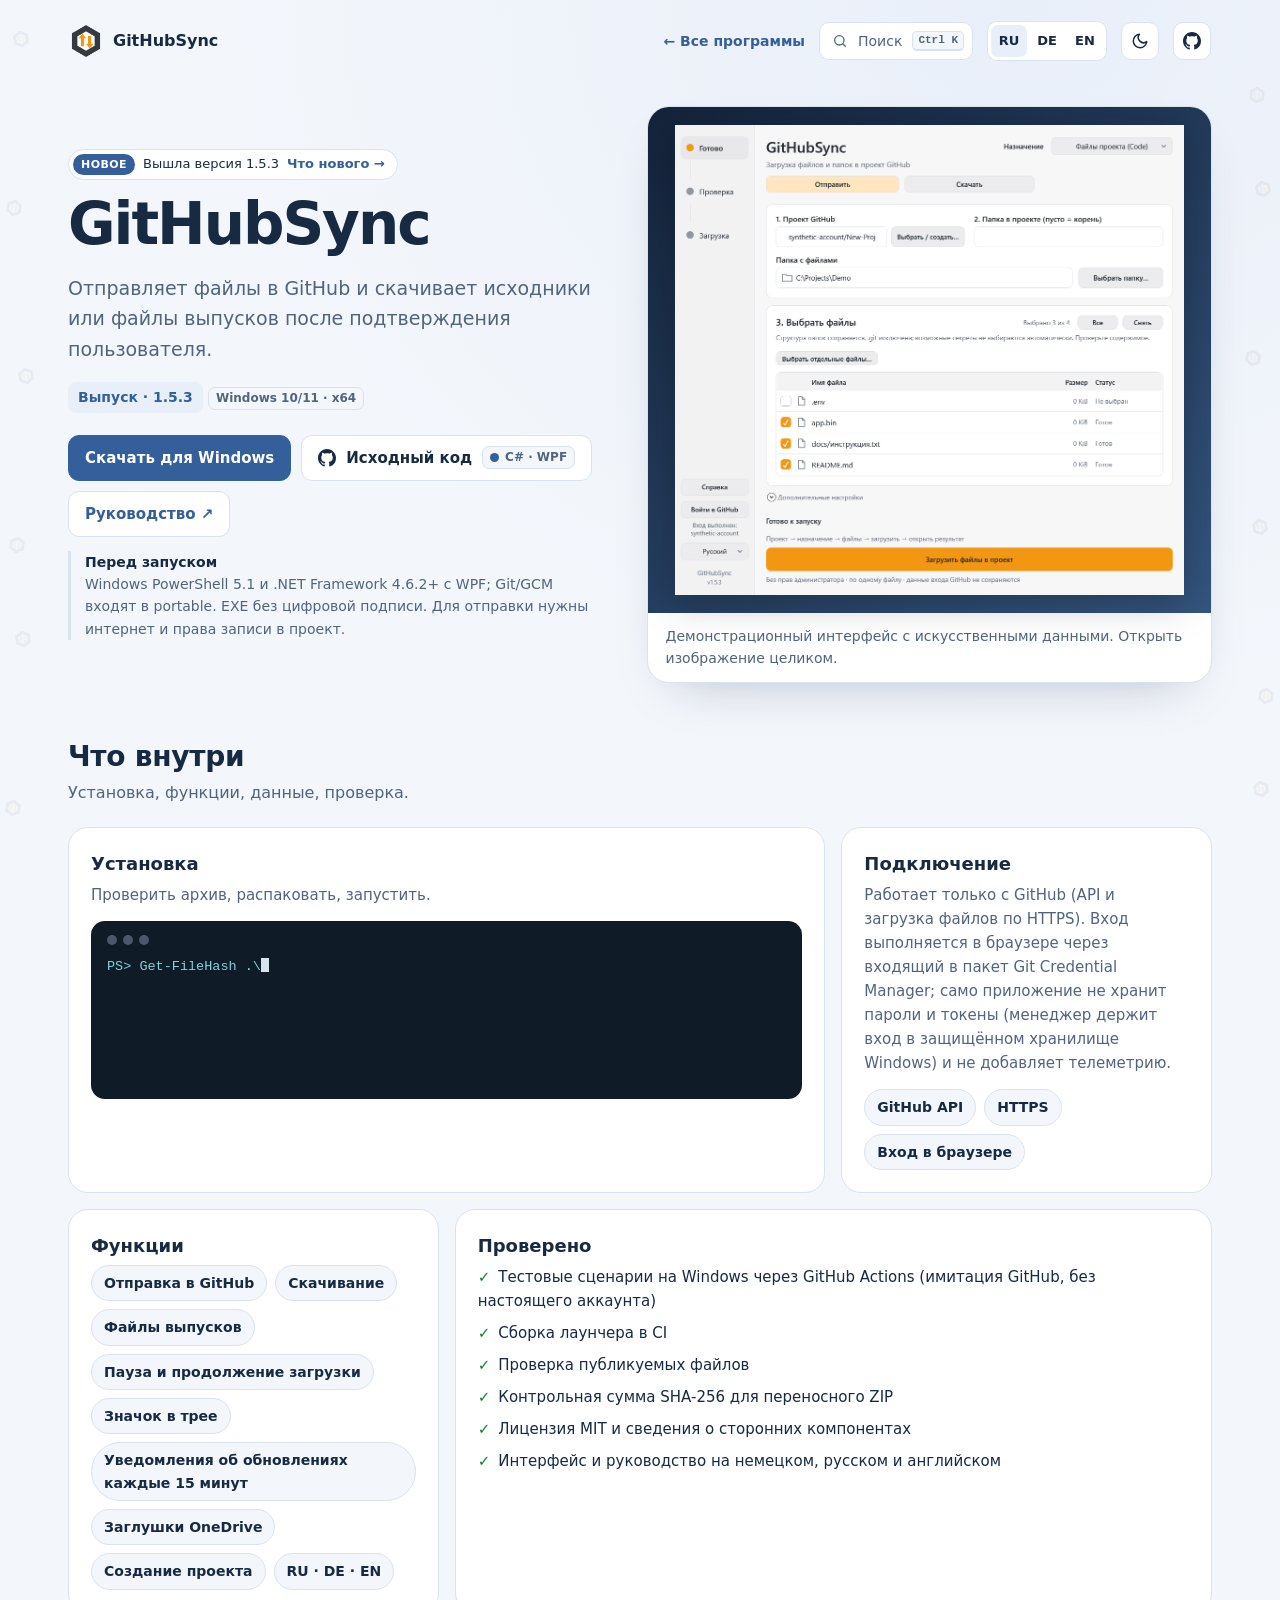
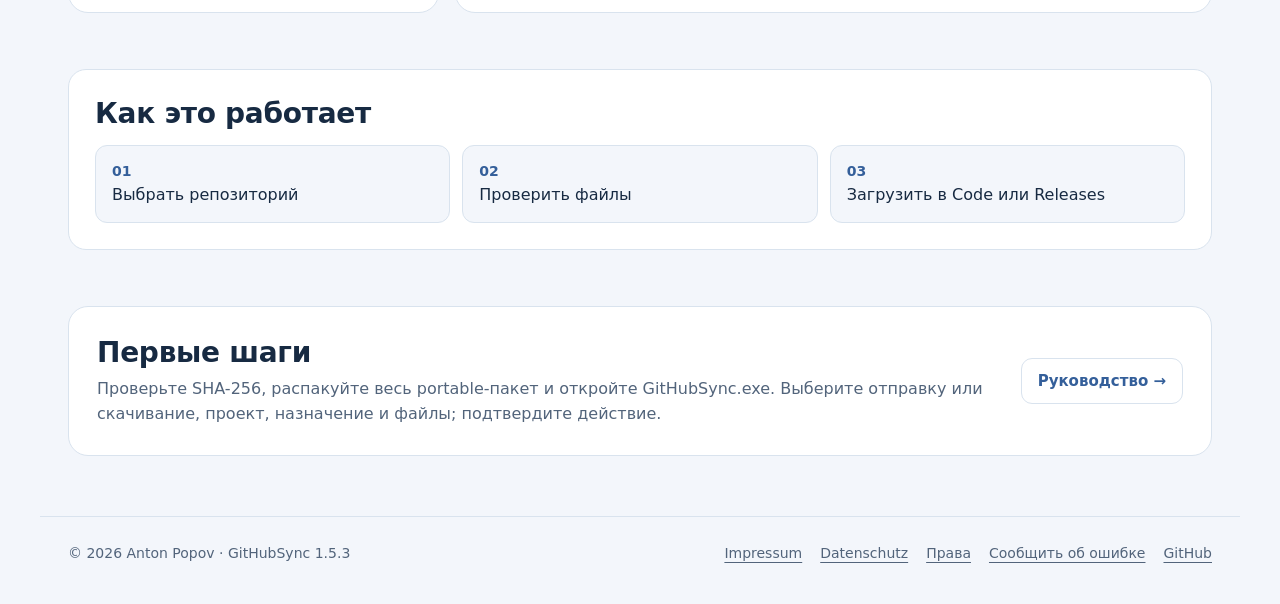
<file: index-ru.html>
<!doctype html>
<html lang="ru"><head><meta charset="utf-8"><meta name="viewport" content="width=device-width,initial-scale=1">
<meta name="description" content="Отправляет файлы в GitHub и скачивает исходники или файлы выпусков после подтверждения пользователя."><title>GitHubSync — Отправляет файлы в GitHub и скачивает исходники или файлы выпусков после подтверждения пользователя</title>
<link rel="icon" href="presentation-icon.png">
<script src="assets/kit/kit-theme.js"></script>
<link rel="stylesheet" href="assets/kit/kit.css?v=2026.11.16-1">
<link rel="stylesheet" href="presentation.css?v=2823b14a">
<script src="assets/kit/programs.js?v=2026.11.16-1" defer></script>
<script src="assets/kit/kit.js?v=2026.11.16-1" defer></script>
</head>
<body class="ppk-page">
<a class="ppk-skip" href="#main">К содержимому</a>
<div class="ppk-nav-wrap" id="ppk-nav-wrap">
<nav class="ppk-nav" aria-label="Основная навигация"><a class="ppk-brand" href="index-ru.html"><img src="presentation-icon.png" alt="" width="34" height="34"><span>GitHubSync</span></a><span class="ppk-spacer"></span><a class="ppk-back" href="https://popovantondev.github.io/popovantondev/index-ru.html">← Все программы</a><button class="ppk-search-btn" type="button" data-ppk-open-search aria-label="Поиск по программам"><span>Поиск</span><kbd>Ctrl K</kbd></button><div class="ppk-langs"><a href="index-ru.html" lang="ru" hreflang="ru" aria-current="page">RU</a><a href="index.html" lang="de" hreflang="de">DE</a><a href="index-en.html" lang="en" hreflang="en">EN</a></div><button class="ppk-icon-btn ppk-theme-btn" type="button" data-ppk-theme aria-label="Сменить тему"></button><a class="ppk-icon-btn ppk-gh-btn" href="https://github.com/popovantondev/GitHubSync" aria-label="GitHub"></a></nav>
</div>
<main class="ppk-shell" id="main">
<section class="ppk-hero"><div>
<a class="ppk-pill" href="https://github.com/popovantondev/GitHubSync/releases/tag/v1.5.3"><span class="ppk-new">НОВОЕ</span><span>Вышла версия 1.5.3</span> <span class="ppk-more">Что нового →</span></a>
<h1>GitHubSync</h1><p class="ppk-lead">Отправляет файлы в GitHub и скачивает исходники или файлы выпусков после подтверждения пользователя.</p>
<span class="ppk-status">Выпуск · 1.5.3</span> <span class="ppk-chip">Windows 10/11 · x64</span>
<div class="ppk-actions"><a class="ppk-btn ppk-btn-primary" href="https://github.com/popovantondev/GitHubSync/releases/tag/v1.5.3">Скачать для Windows</a><a class="ppk-btn ppk-btn-gh" href="https://github.com/popovantondev/GitHubSync">Исходный код <span class="ppk-chip"><i class="ppk-dot"></i>C# · WPF</span></a><a class="ppk-btn" href="Guide-ru.html">Руководство ↗</a></div>
<p class="ppk-requirements"><strong>Перед запуском</strong>Windows PowerShell 5.1 и .NET Framework 4.6.2+ с WPF; Git/GCM входят в portable. EXE без цифровой подписи. Для отправки нужны интернет и права записи в проект.</p>
</div>
<figure class="ppk-preview"><div class="ppk-stage"><a href="Ui-ru-code.png"><img src="Ui-ru-code.png" alt="GitHubSync — Демонстрационный интерфейс с искусственными данными. Открыть изображение целиком." decoding="async" width="1084" height="1001" fetchpriority="high"></a></div><figcaption>Демонстрационный интерфейс с искусственными данными. Открыть изображение целиком.</figcaption></figure>
</section>
<section class="ppk-bento-section ppk-section ppk-reveal" aria-labelledby="bento-title">
<h2 id="bento-title">Что внутри</h2><p class="ppk-sub">Установка, функции, данные, проверка.</p>
<div class="ppk-bento">
<div class="ppk-tile ppk-wide"><h3>Установка</h3><p>Проверить архив, распаковать, запустить.</p><div class="ppk-term" role="group" aria-label="Терминал"><div class="ppk-term-bar"><i></i><i></i><i></i></div><div class="ppk-term-out"><div class="ppk-ps">PS&gt; Get-FileHash .\GitHubSync-1.5.3-win-x64.zip -Algorithm SHA256</div><div class="ppk-ps">PS&gt; Get-Content .\GitHubSync-1.5.3-win-x64.zip.sha256</div><div class="ppk-dim">Оба значения должны совпадать.</div><div class="ppk-ps">PS&gt; Expand-Archive .\GitHubSync-1.5.3-win-x64.zip -DestinationPath .\GitHubSync</div><div class="ppk-ps">PS&gt; .\GitHubSync\GitHubSync-1.5.3-Portable\GitHubSync.exe</div></div></div></div>
<div class="ppk-tile"><h3>Подключение</h3><p>Работает только с GitHub (API и загрузка файлов по HTTPS). Вход выполняется в браузере через входящий в пакет Git Credential Manager; само приложение не хранит пароли и токены (менеджер держит вход в защищённом хранилище Windows) и не добавляет телеметрию.</p><div class="ppk-chips"><span>GitHub API</span><span>HTTPS</span><span>Вход в браузере</span></div></div>
<div class="ppk-tile"><h3>Функции</h3><div class="ppk-chips"><span>Отправка в GitHub</span><span>Скачивание</span><span>Файлы выпусков</span><span>Пауза и продолжение загрузки</span><span>Значок в трее</span><span>Уведомления об обновлениях каждые 15 минут</span><span>Заглушки OneDrive</span><span>Создание проекта</span><span>RU · DE · EN</span></div></div>
<div class="ppk-tile ppk-wide"><h3>Проверено</h3><ul class="ppk-checks"><li>Тестовые сценарии на Windows через GitHub Actions (имитация GitHub, без настоящего аккаунта)</li><li>Сборка лаунчера в CI</li><li>Проверка публикуемых файлов</li><li>Контрольная сумма SHA-256 для переносного ZIP</li><li>Лицензия MIT и сведения о сторонних компонентах</li><li>Интерфейс и руководство на немецком, русском и английском</li></ul></div>
</div>
</section>
<section class="ppk-section ppk-process ppk-reveal" aria-labelledby="process-title"><h2 id="process-title">Как это работает</h2><ol class="ppk-flow"><li>Выбрать репозиторий</li><li>Проверить файлы</li><li>Загрузить в Code или Releases</li></ol></section>
<section class="ppk-section ppk-reveal"><div class="site-start"><div><h2>Первые шаги</h2><p>Проверьте SHA-256, распакуйте весь portable-пакет и откройте GitHubSync.exe. Выберите отправку или скачивание, проект, назначение и файлы; подтвердите действие.</p></div><div class="ppk-actions"><a class="ppk-btn" href="Guide-ru.html">Руководство →</a></div></div></section>
</main>
<footer class="ppk-footer">
<span>© 2026 Anton Popov · GitHubSync 1.5.3</span>
<nav aria-label="Правовая информация"><a href="https://popovantondev.github.io/popovantondev/impressum.html">Impressum</a><a href="https://popovantondev.github.io/popovantondev/datenschutz.html">Datenschutz</a><a href="https://github.com/popovantondev/GitHubSync/blob/main/LICENSE">Права</a><a href="https://github.com/popovantondev/GitHubSync/issues/new/choose">Сообщить об ошибке</a><a href="https://github.com/popovantondev/GitHubSync">GitHub</a></nav>
</footer>
</body></html>
</file>
<file: assets/kit/kit.css>
/* popovantondev shared kit: tokens, header, search palette, components, footer.
   Everything is prefixed ppk-. Pages set their accent in their own CSS (see demo.html).
   Kit tokens have zero specificity (:where), so any page rule overrides them regardless of load order. */

/* ---------- tokens ---------- */
:where(:root){color-scheme:light;
  --ppk-bg:#f3f6fb;--ppk-panel:#ffffff;--ppk-ink:#172a42;--ppk-muted:#52647b;--ppk-line:#d9e3ee;
  --ppk-accent:#0f6f7c;--ppk-accent-ink:#ffffff;--ppk-tint:#e2f2f3;--ppk-hero:#0c3a45;--ppk-hero-end:#1b6b78;
  --ppk-glass:rgba(255,255,255,.76);--ppk-term:#0f1b26;--ppk-term-ink:#d6e4ef;--ppk-term-ps:#7fd4dc;--ppk-term-ok:#6ee787;--ppk-term-dim:#8fa3b6;
  --ppk-ok:#15803d;--ppk-ok-bg:#dcfce7;--ppk-ok-fg:#166534;--ppk-warn-bg:#fef3c7;--ppk-warn-fg:#92400e;
  --ppk-focus:#1a5fd0;--ppk-shadow:0 22px 50px -30px rgba(22,43,72,.35);
  --ppk-radius-s:8px;--ppk-radius-m:12px;--ppk-radius-l:20px;--ppk-radius-pill:999px;
  --ppk-font:system-ui,-apple-system,"Segoe UI",sans-serif;--ppk-mono:ui-monospace,"Cascadia Code",Consolas,monospace;--ppk-shell:1200px}
:where([data-theme="dark"]){color-scheme:dark;
  --ppk-bg:#0c131b;--ppk-panel:#131d28;--ppk-ink:#e5edf5;--ppk-muted:#9badbf;--ppk-line:#233142;
  --ppk-accent:#3cc1cc;--ppk-accent-ink:#03262b;--ppk-tint:#11343a;--ppk-hero:#082a32;--ppk-hero-end:#145a65;
  --ppk-glass:rgba(19,29,40,.76);--ppk-term:#070d13;--ppk-term-ink:#d6e4ef;--ppk-term-ps:#7fd4dc;--ppk-term-ok:#6ee787;--ppk-term-dim:#8fa3b6;
  --ppk-ok:#4ade80;--ppk-ok-bg:#14532d;--ppk-ok-fg:#bbf7d0;--ppk-warn-bg:#78350f;--ppk-warn-fg:#fde68a;
  --ppk-focus:#7ab8ff;--ppk-shadow:0 22px 50px -30px rgba(0,0,0,.7)}
@media (prefers-color-scheme:dark){:where(:root:not([data-theme])){color-scheme:dark;
  --ppk-bg:#0c131b;--ppk-panel:#131d28;--ppk-ink:#e5edf5;--ppk-muted:#9badbf;--ppk-line:#233142;
  --ppk-accent:#3cc1cc;--ppk-accent-ink:#03262b;--ppk-tint:#11343a;--ppk-hero:#082a32;--ppk-hero-end:#145a65;
  --ppk-glass:rgba(19,29,40,.76);--ppk-term:#070d13;--ppk-term-ink:#d6e4ef;--ppk-term-ps:#7fd4dc;--ppk-term-ok:#6ee787;--ppk-term-dim:#8fa3b6;
  --ppk-ok:#4ade80;--ppk-ok-bg:#14532d;--ppk-ok-fg:#bbf7d0;--ppk-warn-bg:#78350f;--ppk-warn-fg:#fde68a;
  --ppk-focus:#7ab8ff;--ppk-shadow:0 22px 50px -30px rgba(0,0,0,.7)}}

/* ---------- base (only inside pages that opt in with class ppk-page on body) ---------- */
.ppk-page{margin:0;background:radial-gradient(ellipse at 80% 0,var(--ppk-tint),transparent 55%),var(--ppk-bg);background-attachment:fixed;color:var(--ppk-ink);font:16px/1.6 var(--ppk-font);transition:background-color .3s,color .3s}
.ppk-page *,.ppk-page *::before,.ppk-page *::after{box-sizing:border-box}
:where(.ppk-page a){color:var(--ppk-accent);text-underline-offset:4px}
:where(.ppk-page img){max-width:100%;height:auto}
:where(.ppk-page button){font:inherit;color:inherit}
.ppk-page :focus-visible,.ppk-overlay :focus-visible,.ppk-nav-wrap :focus-visible,.ppk-footer :focus-visible{outline:3px solid var(--ppk-focus);outline-offset:3px}
:where(.ppk-page h1),.ppk-title{font-size:clamp(34px,4.6vw,58px);line-height:1.05;letter-spacing:-.035em;margin:14px 0 18px}
:where(.ppk-page h2),.ppk-h2{font-size:clamp(22px,2.4vw,28px);line-height:1.25;letter-spacing:-.01em;margin:0 0 6px}
.ppk-page [hidden],.ppk-overlay[hidden]{display:none!important}
.ppk-shell{max-width:var(--ppk-shell);margin:0 auto;padding:0 28px}
.ppk-section{margin:56px 0;position:relative}
.ppk-sub{color:var(--ppk-muted);margin:0 0 22px}
.ppk-sr-only{position:absolute!important;width:1px;height:1px;margin:-1px;padding:0;overflow:hidden;clip:rect(0 0 0 0);white-space:nowrap;border:0}
.ppk-skip{position:absolute;left:12px;top:-60px;z-index:200;background:var(--ppk-panel);color:var(--ppk-ink);border:2px solid var(--ppk-focus);border-radius:var(--ppk-radius-m);padding:8px 14px;font-weight:700;text-decoration:none}
.ppk-skip:focus{top:12px}
html.ppk-lock{overflow:hidden}

/* ---------- icons (CSS masks, work without JS and without inline SVG) ---------- */
.ppk-search-btn::before,.ppk-gh-btn::before,.ppk-theme-btn::before,.ppk-btn-gh::before{content:"";flex:none;background:currentColor;-webkit-mask:var(--ppk-ico) center/contain no-repeat;mask:var(--ppk-ico) center/contain no-repeat}
.ppk-search-btn::before{--ppk-ico:url("data:image/svg+xml,%3Csvg xmlns='http://www.w3.org/2000/svg' viewBox='0 0 24 24' fill='none' stroke='black' stroke-width='2' stroke-linecap='round'%3E%3Ccircle cx='11' cy='11' r='7'/%3E%3Cpath d='m20 20-3.5-3.5'/%3E%3C/svg%3E");width:16px;height:16px}
.ppk-gh-btn::before,.ppk-btn-gh::before{--ppk-ico:url("data:image/svg+xml,%3Csvg xmlns='http://www.w3.org/2000/svg' viewBox='0 0 16 16'%3E%3Cpath d='M8 0C3.58 0 0 3.58 0 8c0 3.54 2.29 6.53 5.47 7.59.4.07.55-.17.55-.38 0-.19-.01-.82-.01-1.49-2.01.37-2.53-.49-2.69-.94-.09-.23-.48-.94-.82-1.13-.28-.15-.68-.52-.01-.53.63-.01 1.08.58 1.23.82.72 1.21 1.87.87 2.33.66.07-.52.28-.87.51-1.07-1.78-.2-3.64-.89-3.64-3.95 0-.87.31-1.59.82-2.15-.08-.2-.36-1.02.08-2.12 0 0 .67-.21 2.2.82.64-.18 1.32-.27 2-.27.68 0 1.36.09 2 .27 1.53-1.04 2.2-.82 2.2-.82.44 1.1.16 1.92.08 2.12.51.56.82 1.27.82 2.15 0 3.07-1.87 3.75-3.65 3.95.29.25.54.73.54 1.48 0 1.07-.01 1.93-.01 2.2 0 .21.15.46.55.38A8.013 8.013 0 0 0 16 8c0-4.42-3.58-8-8-8z'/%3E%3C/svg%3E");width:18px;height:18px}
.ppk-theme-btn::before{--ppk-ico:url("data:image/svg+xml,%3Csvg xmlns='http://www.w3.org/2000/svg' viewBox='0 0 24 24' fill='none' stroke='black' stroke-width='2' stroke-linecap='round' stroke-linejoin='round'%3E%3Cpath d='M21 12.8A9 9 0 1 1 11.2 3a7 7 0 0 0 9.8 9.8z'/%3E%3C/svg%3E");width:18px;height:18px}
:root[data-theme="dark"] .ppk-theme-btn::before{--ppk-ico:url("data:image/svg+xml,%3Csvg xmlns='http://www.w3.org/2000/svg' viewBox='0 0 24 24' fill='none' stroke='black' stroke-width='2' stroke-linecap='round'%3E%3Ccircle cx='12' cy='12' r='4.5'/%3E%3Cpath d='M12 2v2M12 20v2M4.9 4.9l1.4 1.4M17.7 17.7l1.4 1.4M2 12h2M20 12h2M4.9 19.1l1.4-1.4M17.7 6.3l1.4-1.4'/%3E%3C/svg%3E")}
@media (prefers-color-scheme:dark){:root:not([data-theme]) .ppk-theme-btn::before{--ppk-ico:url("data:image/svg+xml,%3Csvg xmlns='http://www.w3.org/2000/svg' viewBox='0 0 24 24' fill='none' stroke='black' stroke-width='2' stroke-linecap='round'%3E%3Ccircle cx='12' cy='12' r='4.5'/%3E%3Cpath d='M12 2v2M12 20v2M4.9 4.9l1.4 1.4M17.7 17.7l1.4 1.4M2 12h2M20 12h2M4.9 19.1l1.4-1.4M17.7 6.3l1.4-1.4'/%3E%3C/svg%3E")}}
.ppk-search-btn:has(svg)::before,.ppk-icon-btn:has(svg)::before,.ppk-btn-gh:has(svg)::before{display:none}

/* ---------- header: static markup, JS only improves it ---------- */
.ppk-nav-wrap{position:sticky;top:0;z-index:40;padding:10px 0 0}
.ppk-nav-wrap.ppk-floating{padding-inline:8px}
.ppk-nav{position:relative;isolation:isolate;max-width:var(--ppk-shell);margin:0 auto;display:flex;align-items:center;gap:14px;padding:10px 28px;border:1px solid transparent;border-radius:0;font:14px/1.3 var(--ppk-font);color:var(--ppk-ink);transition:border-color .25s,border-radius .25s}
/* Glass pill is a separate layer: the header jump to the pill changes layout once, the glass, blur and shadow only fade in (opacity), so scrolling past the threshold stays cheap. */
.ppk-nav::before{content:"";position:absolute;inset:-1px;z-index:-1;border-radius:inherit;background:var(--ppk-glass);-webkit-backdrop-filter:blur(14px) saturate(1.4);backdrop-filter:blur(14px) saturate(1.4);box-shadow:0 10px 30px -18px rgba(0,0,0,.35);opacity:0;pointer-events:none;transition:opacity .25s}
.ppk-nav *,.ppk-nav *::before,.ppk-nav *::after{box-sizing:border-box}
.ppk-floating .ppk-nav{max-width:980px;padding:8px 10px 8px 16px;border-color:var(--ppk-line);border-radius:var(--ppk-radius-pill)}
.ppk-floating .ppk-nav::before{opacity:1}
.ppk-brand{display:flex;align-items:center;gap:10px;min-width:0;font-size:16px;font-weight:750;color:var(--ppk-ink);text-decoration:none;white-space:nowrap}
.ppk-brand img{width:34px;height:34px;flex:none;border-radius:9px}
.ppk-brand span{overflow:hidden;text-overflow:ellipsis;padding:3px 4px 3px 0;margin:-3px -4px -3px 0}
.ppk-spacer{flex:1}
.ppk-back{display:inline-flex;align-items:center;min-height:38px;font-size:14px;font-weight:650;color:var(--ppk-accent);text-decoration:none;white-space:nowrap}
.ppk-back:hover{text-decoration:underline;text-underline-offset:4px}
.ppk-search-btn{display:none;align-items:center;gap:10px;min-height:38px;padding:6px 8px 6px 12px;border:1px solid var(--ppk-line);border-radius:10px;background:var(--ppk-panel);color:var(--ppk-muted);font:inherit;font-size:14px;cursor:pointer;transition:border-color .2s}
.ppk-search-btn:hover{border-color:var(--ppk-accent)}
html.ppk-js .ppk-search-btn{display:flex}
.ppk-search-btn kbd,.ppk-kbd{font:600 11px/1 var(--ppk-mono);border:1px solid var(--ppk-line);border-bottom-width:2px;border-radius:5px;padding:3px 5px;color:var(--ppk-muted);background:var(--ppk-bg)}
.ppk-langs{display:flex;gap:2px;padding:3px;border:1px solid var(--ppk-line);border-radius:10px;background:var(--ppk-panel)}
.ppk-langs a{display:grid;place-items:center;min-width:36px;min-height:32px;border-radius:7px;color:var(--ppk-ink);font-size:13px;font-weight:700;text-decoration:none}
.ppk-langs a:hover{background:var(--ppk-bg)}
.ppk-langs a[aria-current]{background:var(--ppk-tint);color:var(--ppk-ink)}
.ppk-icon-btn{display:grid;place-items:center;width:38px;height:38px;padding:0;border:1px solid var(--ppk-line);border-radius:10px;background:var(--ppk-panel);color:var(--ppk-ink);text-decoration:none;cursor:pointer;transition:border-color .2s}
.ppk-icon-btn:hover{border-color:var(--ppk-accent)}
.ppk-icon-btn svg{width:18px;height:18px}
html:not(.ppk-js) .ppk-theme-btn{display:none}

/* ---------- hero parts ---------- */
.ppk-hero{display:grid;grid-template-columns:minmax(0,1fr) minmax(0,1.05fr);gap:40px;align-items:center;margin:34px 0 10px}
.ppk-hero>*{min-width:0}
.ppk-pill{display:inline-flex;align-items:center;gap:8px;max-width:100%;padding:4px 12px 4px 4px;border:1px solid var(--ppk-line);border-radius:var(--ppk-radius-pill);background:var(--ppk-panel);color:var(--ppk-ink);font-size:13px;text-decoration:none;transition:border-color .2s,transform .2s}
.ppk-pill:hover{border-color:var(--ppk-accent);transform:translateY(-1px)}
.ppk-pill .ppk-new{flex:none;background:var(--ppk-accent);color:var(--ppk-accent-ink);border-radius:var(--ppk-radius-pill);padding:2px 8px;font-weight:800;font-size:11px;letter-spacing:.04em}
.ppk-pill .ppk-more{color:var(--ppk-accent);font-weight:650;white-space:nowrap}
.ppk-lead{margin:0 0 18px;color:var(--ppk-muted);font-size:19px}
.ppk-status{display:inline-block;padding:4px 10px;border-radius:var(--ppk-radius-s);background:var(--ppk-tint);color:var(--ppk-accent);font-size:14px;font-weight:700}
.ppk-actions{display:flex;flex-wrap:wrap;align-items:center;gap:10px;margin:22px 0 14px}
.ppk-btn{display:inline-flex;align-items:center;gap:10px;min-height:46px;padding:10px 16px;border:1px solid var(--ppk-line);border-radius:11px;background:var(--ppk-panel);color:var(--ppk-accent);font-size:15px;font-weight:700;text-decoration:none;cursor:pointer;transition:transform .15s,box-shadow .2s,border-color .2s}
.ppk-btn:hover{transform:translateY(-1px);box-shadow:0 8px 20px -12px rgba(0,0,0,.35);border-color:var(--ppk-accent)}
.ppk-btn-primary{background:var(--ppk-accent);border-color:var(--ppk-accent);color:var(--ppk-accent-ink)}
.ppk-btn-gh{color:var(--ppk-ink)}
.ppk-chip{display:inline-flex;align-items:center;gap:6px;padding:1px 7px;border:1px solid var(--ppk-line);border-radius:7px;background:var(--ppk-bg);color:var(--ppk-muted);font-size:12px;font-weight:600}
.ppk-dot{display:inline-block;width:9px;height:9px;border-radius:50%;background:var(--ppk-accent)}
.ppk-requirements{margin:0;padding-left:14px;border-left:3px solid var(--ppk-line);color:var(--ppk-muted);font-size:14px}
.ppk-requirements strong{display:block;color:var(--ppk-ink)}
.ppk-preview{position:relative;margin:0;overflow:hidden;border:1px solid var(--ppk-line);border-radius:22px;background:var(--ppk-panel);box-shadow:var(--ppk-shadow)}
.ppk-stage{display:grid;place-items:center;padding:18px;background:linear-gradient(145deg,var(--ppk-hero),var(--ppk-hero-end))}
.ppk-stage img{display:block;width:auto;max-height:470px;filter:drop-shadow(0 8px 18px rgba(0,0,0,.25))}
.ppk-preview figcaption{padding:12px 18px;color:var(--ppk-muted);font-size:14px}

/* ---------- bento ---------- */
.ppk-bento{display:grid;grid-template-columns:repeat(3,minmax(0,1fr));gap:16px}
.ppk-tile{position:relative;min-width:0;overflow:hidden;padding:22px;border:1px solid var(--ppk-line);border-radius:var(--ppk-radius-l);background:var(--ppk-panel)}
.ppk-tile h3{margin:0 0 4px;font-size:18px}
.ppk-tile p{margin:0 0 14px;color:var(--ppk-muted);font-size:15px}
.ppk-wide{grid-column:span 2}
.ppk-term{min-height:178px;overflow:hidden;padding:14px 16px;border-radius:14px;background:var(--ppk-term);color:var(--ppk-term-ink);font:13.5px/1.75 var(--ppk-mono)}
.ppk-term-bar{display:flex;gap:6px;margin-bottom:10px}
.ppk-term-bar i{width:10px;height:10px;border-radius:50%;background:#4a586a}
.ppk-term-out>div{overflow-wrap:anywhere}
.ppk-term .ppk-ps{color:var(--ppk-term-ps)}
.ppk-term .ppk-ok{color:var(--ppk-term-ok)}
.ppk-term .ppk-dim{color:var(--ppk-term-dim)}
.ppk-cursor{display:inline-block;width:8px;height:1.05em;background:var(--ppk-term-ink);vertical-align:-2px;animation:ppk-blink 1s steps(1) infinite}
@keyframes ppk-blink{50%{opacity:0}}
.ppk-chips{display:flex;flex-wrap:wrap;gap:8px}
.ppk-chips span{padding:6px 12px;border:1px solid var(--ppk-line);border-radius:var(--ppk-radius-pill);background:var(--ppk-bg);font-size:14px;font-weight:600;transition:transform .2s,border-color .2s}
.ppk-chips span:hover{transform:translateY(-2px);border-color:var(--ppk-accent)}
.ppk-live{display:inline-flex;align-items:center;gap:8px;color:var(--ppk-ok);font-size:15px;font-weight:700}
.ppk-live::before{content:"";width:10px;height:10px;border-radius:50%;background:var(--ppk-ok);box-shadow:0 0 0 0 rgba(22,163,74,.55);animation:ppk-pulse 2s infinite}
@keyframes ppk-pulse{70%{box-shadow:0 0 0 10px rgba(22,163,74,0)}100%{box-shadow:0 0 0 0 rgba(22,163,74,0)}}
.ppk-checks{display:grid;gap:8px;margin:0;padding:0;list-style:none;font-size:15px}
.ppk-checks li{overflow-wrap:anywhere}
.ppk-checks li::before{content:"\2713";margin-right:8px;color:var(--ppk-ok);font-weight:800}

/* ---------- steps ---------- */
.ppk-process{padding:26px;border:1px solid var(--ppk-line);border-radius:18px;background:var(--ppk-panel)}
.ppk-flow{display:grid;grid-template-columns:repeat(3,minmax(0,1fr));gap:12px;margin:14px 0 0;padding:0;list-style:none;counter-reset:ppk-step}
.ppk-flow li{padding:14px 16px;border:1px solid var(--ppk-line);border-radius:var(--ppk-radius-m);background:var(--ppk-bg)}
.ppk-flow li::before{counter-increment:ppk-step;content:counter(ppk-step,decimal-leading-zero);display:block;color:var(--ppk-accent);font-size:14px;font-weight:700}

/* ---------- tabs and program cards ---------- */
.ppk-tabs{display:inline-flex;flex-wrap:wrap;gap:4px;padding:4px;border:1px solid var(--ppk-line);border-radius:14px;background:var(--ppk-panel)}
.ppk-tabs button{padding:8px 14px;min-height:38px;border:0;border-radius:10px;background:transparent;color:var(--ppk-muted);font-size:14px;font-weight:650;cursor:pointer;transition:background-color .2s,color .2s}
.ppk-tabs button:hover{color:var(--ppk-ink)}
.ppk-tabs button[aria-selected="true"]{background:var(--ppk-accent);color:var(--ppk-accent-ink)}
.ppk-app-grid{display:grid;grid-template-columns:repeat(auto-fill,minmax(230px,1fr));gap:12px;margin-top:16px}
.ppk-app-card{display:flex;align-items:flex-start;gap:12px;padding:14px;border:1px solid var(--ppk-line);border-radius:14px;background:var(--ppk-panel);color:var(--ppk-ink);text-decoration:none;animation:ppk-fade .35s ease both;transition:border-color .2s,transform .2s}
.ppk-app-card:hover{border-color:var(--ppk-accent);transform:translateY(-2px)}
.ppk-app-card img{flex:none;width:36px;height:36px;border-radius:9px}
.ppk-app-card b{display:block;font-size:15px}
.ppk-app-card small{display:block;color:var(--ppk-muted);font-size:13px;line-height:1.4}
@keyframes ppk-fade{from{opacity:0;transform:translateY(6px)}}

/* ---------- demo frame ---------- */
.ppk-demo{overflow:hidden;border:1px solid var(--ppk-line);border-radius:var(--ppk-radius-l);background:var(--ppk-panel);box-shadow:var(--ppk-shadow)}
.ppk-demo-head{display:flex;flex-wrap:wrap;align-items:center;gap:10px;padding:12px 16px;border-bottom:1px solid var(--ppk-line);font-weight:700}
.ppk-demo-label{margin-left:auto;padding:3px 10px;border-radius:var(--ppk-radius-pill);background:var(--ppk-warn-bg);color:var(--ppk-warn-fg);font-size:13px;font-weight:700}
.ppk-demo-body{display:grid;grid-template-columns:220px minmax(0,1fr);min-height:250px}
.ppk-demo-side{display:grid;align-content:start;gap:10px;padding:16px;border-right:1px solid var(--ppk-line);font-size:14px}
.ppk-field{padding:8px 10px;border:1px solid var(--ppk-line);border-radius:10px;background:var(--ppk-bg)}
.ppk-field small{display:block;color:var(--ppk-muted)}
.ppk-demo-main{min-width:0;padding:16px}
.ppk-rows{display:grid;gap:6px;margin:0 0 12px;padding:0;list-style:none}
.ppk-rows li{display:grid;grid-template-columns:minmax(0,1fr) auto;gap:10px;align-items:center;padding:8px 12px;border:1px solid var(--ppk-line);border-radius:10px;font-size:14px;animation:ppk-fade .3s ease both}
.ppk-rows li>:first-child{overflow-wrap:anywhere}
.ppk-badge{padding:2px 8px;border-radius:6px;background:var(--ppk-tint);color:var(--ppk-ink);font-size:12px;font-weight:700}
.ppk-badge-ok{background:var(--ppk-ok-bg);color:var(--ppk-ok-fg)}
.ppk-badge-warn{background:var(--ppk-warn-bg);color:var(--ppk-warn-fg)}
.ppk-progress{height:8px;margin:10px 0;overflow:hidden;border:1px solid var(--ppk-line);border-radius:99px;background:var(--ppk-bg)}
.ppk-progress i{display:block;width:0;height:100%;background:var(--ppk-accent);transition:width .25s linear}
.ppk-demo-empty{padding:24px 0;color:var(--ppk-muted);font-size:14px}
.ppk-demo-done{color:var(--ppk-ok);font-weight:700}

/* ---------- search palette (built by kit.js) ---------- */
.ppk-overlay{position:fixed;inset:0;z-index:100;display:grid;place-items:start center;padding:12vh 16px 16px;background:rgba(8,15,24,.55);-webkit-backdrop-filter:blur(3px);backdrop-filter:blur(3px);font:16px/1.5 var(--ppk-font);color:var(--ppk-ink)}
.ppk-overlay *,.ppk-overlay *::before,.ppk-overlay *::after{box-sizing:border-box}
.ppk-palette{width:min(620px,100%);overflow:hidden;border:1px solid var(--ppk-line);border-radius:16px;background:var(--ppk-panel);box-shadow:0 30px 80px -20px rgba(0,0,0,.5);animation:ppk-pop .18s ease}
@keyframes ppk-pop{from{opacity:0;transform:translateY(-8px) scale(.98)}}
.ppk-phead{display:flex;align-items:center;border-bottom:1px solid var(--ppk-line)}
.ppk-palette-input{flex:1;min-width:0;padding:16px 18px;border:0;background:transparent;color:var(--ppk-ink);font:inherit;font-size:17px;outline:none}
.ppk-palette-input::placeholder{color:var(--ppk-muted);opacity:1}
.ppk-overlay .ppk-palette-input:focus-visible{outline:none}
.ppk-phead:focus-within{box-shadow:inset 0 -2px 0 var(--ppk-focus)}
.ppk-pclose{margin-right:12px;padding:6px 8px;border:1px solid var(--ppk-line);border-radius:7px;background:var(--ppk-bg);color:var(--ppk-muted);font:600 12px/1 var(--ppk-mono);cursor:pointer}
.ppk-plist{max-height:min(420px,55vh);margin:0;padding:6px;overflow:auto;list-style:none}
.ppk-pitem{display:flex;align-items:center;gap:12px;padding:9px 10px;border-radius:10px;color:var(--ppk-ink);text-decoration:none}
.ppk-pitem[aria-selected="true"]{background:var(--ppk-tint);box-shadow:inset 3px 0 0 var(--ppk-accent)}
.ppk-pitem img,.ppk-pletter{flex:none;width:30px;height:30px;border-radius:8px}
.ppk-pletter{display:grid;place-items:center;background:var(--ppk-accent);color:var(--ppk-accent-ink);font-weight:800}
.ppk-ptext{min-width:0}
.ppk-pname{display:block;font-weight:650}
.ppk-ptext small{display:block;overflow:hidden;color:var(--ppk-muted);font-size:12px;text-overflow:ellipsis;white-space:nowrap}
.ppk-pempty{margin:0;padding:22px 18px;color:var(--ppk-muted)}
.ppk-pfoot{display:flex;gap:14px;padding:9px 14px;border-top:1px solid var(--ppk-line);color:var(--ppk-muted);font-size:12px}

/* ---------- footer ---------- */
.ppk-footer{display:flex;flex-wrap:wrap;justify-content:space-between;gap:12px 16px;max-width:var(--ppk-shell);margin:60px auto 0;padding:26px 28px 40px;border-top:1px solid var(--ppk-line);color:var(--ppk-muted);font:14px/1.5 var(--ppk-font)}
.ppk-footer nav{display:flex;flex-wrap:wrap;gap:6px 18px}
.ppk-footer a{color:var(--ppk-muted);text-decoration:underline;text-underline-offset:4px}
.ppk-footer a:hover{color:var(--ppk-ink)}

/* ---------- long text (Guide pages): opt in with class ppk-prose ---------- */
.ppk-prose{line-height:1.7}
.ppk-prose table{display:block;max-width:100%;overflow-x:auto;border-collapse:collapse}
.ppk-prose th,.ppk-prose td{padding:8px 12px;border:1px solid var(--ppk-line);text-align:left;vertical-align:top}
.ppk-prose th{background:var(--ppk-tint)}
.ppk-prose pre,.ppk-prose code{font-family:var(--ppk-mono);font-size:.92em}
.ppk-prose pre{max-width:100%;overflow-x:auto;padding:14px 16px;border-radius:var(--ppk-radius-m);background:var(--ppk-term);color:var(--ppk-term-ink)}
.ppk-prose :not(pre)>code{padding:1px 6px;border-radius:6px;background:var(--ppk-tint)}
.ppk-prose blockquote{margin:1em 0;padding:2px 16px;border-left:3px solid var(--ppk-accent);color:var(--ppk-muted)}

/* ---------- scroll reveal (hidden state only exists when JS runs) ---------- */
html.ppk-js .ppk-reveal:not(.ppk-in){opacity:0;transform:translateY(14px)}
.ppk-reveal{transition:opacity .6s ease,transform .6s ease}

/* ---------- small screens ---------- */
@media (max-width:900px){.ppk-hero{grid-template-columns:1fr}.ppk-bento{grid-template-columns:1fr 1fr}}
@media (max-width:640px){
  .ppk-shell,.ppk-footer{padding-left:16px;padding-right:16px}
  .ppk-nav{gap:8px;padding:8px 12px}
  .ppk-back{font-size:0;justify-content:center;width:38px;padding:0}
  .ppk-back::before{content:"\2190";font-size:20px}
  .ppk-search-btn span,.ppk-search-btn kbd{display:none}
  .ppk-search-btn{padding:0;width:38px;justify-content:center}
  .ppk-langs a{min-width:32px}
  .ppk-bento{grid-template-columns:1fr}
  .ppk-wide{grid-column:auto}
  .ppk-flow{grid-template-columns:1fr}
  .ppk-demo-body{grid-template-columns:1fr}
  .ppk-demo-side{border-right:0;border-bottom:1px solid var(--ppk-line)}
  .ppk-demo-label{margin-left:0}
  .ppk-pfoot{display:none}
  .ppk-overlay{padding-top:8vh}
}
/* Phones: touch targets 44 px, the header is two full rows (name + theme + GitHub, then [back] search + language switch that fills the rest),
   it scrolls away with the page instead of sticking (two rows would eat a seventh of the screen), long names wrap instead of being cut. */
@media (max-width:640px){
  .ppk-icon-btn{width:44px;height:44px}
  .ppk-search-btn{width:44px;min-height:44px}
  .ppk-back{width:44px;min-height:44px}
  .ppk-langs a{min-width:40px;min-height:40px}
  .ppk-brand{min-height:44px}
  .ppk-tabs button{min-height:44px}
  .ppk-pill{min-height:40px;font-size:13px;flex-wrap:wrap;row-gap:2px;border-radius:20px}
  .ppk-pill .ppk-more{white-space:normal}
  .ppk-field small{font-size:12px}
  .ppk-pill .ppk-new{font-size:12px}
  .ppk-footer a{display:inline-flex;align-items:center;justify-content:center;min-height:40px;min-width:44px}
  /* Guide table of contents and disclosure rows: finger-sized rows (guides with their own class names carry the same rule in their own CSS) */
  .ppk-page .ppk-contents a{display:inline-flex;align-items:center;min-height:44px;min-width:44px}
  .ppk-page details>summary{padding-block:11px}
  .ppk-pclose{min-width:44px;min-height:44px;margin-right:6px;font-size:13px}
  .ppk-chip{font-size:12px}
}
@media (max-width:560px){
  .ppk-nav-wrap{position:static}
  .ppk-nav{flex-wrap:wrap;row-gap:8px;gap:8px}
  .ppk-nav::after{content:"";order:4;flex-basis:100%;height:0;margin:-8px 0 0}
  .ppk-brand{order:1;flex:1 1 0;min-width:0;white-space:normal;font-size:16px;line-height:1.15}
  .ppk-brand>span{overflow:visible;text-overflow:clip}
  .ppk-theme-btn{order:2}
  .ppk-gh-btn{order:3}
  .ppk-back{order:5;width:auto;padding:0 6px 0 0;font-size:14px;justify-content:flex-start}
  .ppk-back::before{content:none}
  .ppk-search-btn{order:6}
  .ppk-nav:not(:has(.ppk-langs)) .ppk-search-btn{order:2}
  .ppk-langs{order:7;flex:1 1 0;min-width:0;padding:2px}
  .ppk-langs a{flex:1 1 0}
  .ppk-spacer{display:none}
  .ppk-floating .ppk-nav{border-radius:26px;padding:8px 10px}
  .ppk-tile{padding:18px}
}
@media (max-width:359px){
  .ppk-back{font-size:0;width:44px;padding:0;justify-content:center}
  .ppk-back::before{content:"\2190";font-size:20px}
}

@media (prefers-reduced-motion:reduce){
  .ppk-nav-wrap,.ppk-nav,.ppk-nav::before,.ppk-pill,.ppk-btn,.ppk-chips span,.ppk-app-card,.ppk-reveal,.ppk-progress i,.ppk-page{transition:none!important}
  .ppk-palette,.ppk-app-card,.ppk-rows li,.ppk-cursor,.ppk-live::before{animation:none!important}
  html.ppk-js .ppk-reveal:not(.ppk-in){opacity:1;transform:none}
}
@media (forced-colors:active){.ppk-pitem[aria-selected="true"]{outline:2px solid Highlight}.ppk-tabs button[aria-selected="true"]{outline:2px solid Highlight}}

/* side decor (kit.js builds it on screens >= 1280px; nothing without JS) */
.ppk-decor{display:none}
@media (min-width:1280px){
  .ppk-decor{display:block;position:fixed;inset:0;z-index:0;overflow:hidden;pointer-events:none;container-type:inline-size;opacity:0;transition:opacity 1.2s ease}
  .ppk-decor.ppk-decor-on{opacity:1}
  .ppk-decor-side{position:absolute;top:0;bottom:0;width:calc((100cqi - var(--ppk-decor-shell,var(--ppk-shell)))/2);animation:ppk-decor-drift 90s ease-in-out infinite alternate;will-change:transform}
  .ppk-decor-l{left:0}
  .ppk-decor-r{right:0;animation-direction:alternate-reverse}
  .ppk-decor-i{--ppk-sz:clamp(18px,calc(var(--ppk-k,1) * ((100cqi - var(--ppk-decor-shell,var(--ppk-shell)))/2 - 28px)),72px);position:absolute;top:var(--ppk-y,0);left:calc(var(--ppk-x,.5) * (100% - 1.2 * var(--ppk-sz)) + .1 * var(--ppk-sz));width:var(--ppk-sz);height:var(--ppk-sz);object-fit:contain;opacity:.06;transform:rotate(var(--ppk-r,0deg));user-select:none}
  [data-theme="dark"] .ppk-decor-i{opacity:.08}
}
@keyframes ppk-decor-drift{from{transform:translateY(-10px)}to{transform:translateY(10px)}}
@media print{.ppk-decor{display:none!important}}
@media (prefers-reduced-motion:reduce){.ppk-decor{transition:none}.ppk-decor-side{animation:none;will-change:auto}}
/* very narrow phones: the technology chip goes under the source-code label instead of beside it in two tall blocks */
@media (max-width:420px){.ppk-btn-gh{flex-wrap:wrap;row-gap:6px}.ppk-btn-gh .ppk-chip{flex:1 0 100%;justify-content:center;text-align:center}}
</file>
<file: presentation.css>
/* Generated by tools/build_presentation.py from tools/presentation.json. The shared kit lives in assets/kit. */
:root{--ppk-accent:#345f9a;--ppk-tint:#e9eff9;--ppk-hero:#14233a;--ppk-hero-end:#34557f}
:root[data-theme="dark"]{--ppk-accent:#86b4f0;--ppk-tint:#16294a;--ppk-hero:#0e1b30;--ppk-hero-end:#28487a}
@media (prefers-color-scheme:dark){:root:not([data-theme]){--ppk-accent:#86b4f0;--ppk-tint:#16294a;--ppk-hero:#0e1b30;--ppk-hero-end:#28487a}}
.ppk-stage a{display:block;line-height:0;border-radius:10px}
.ppk-stage img{max-width:100%}
.site-start{display:grid;grid-template-columns:minmax(0,1fr) auto;gap:24px;align-items:center;padding:28px;border:1px solid var(--ppk-line);border-radius:20px;background:var(--ppk-panel)}
.site-start h2{margin:0 0 6px}.site-start p{margin:0;color:var(--ppk-muted)}.site-start .ppk-actions{margin:0}
.site-notice{margin:14px 0 0;padding:12px 14px;border-radius:12px;background:var(--ppk-tint);font-size:15px}
.site-third-note{margin:10px 0 0;font-size:14px;color:var(--ppk-muted)}
@media(max-width:760px){.site-start{grid-template-columns:1fr;padding:22px}}
</file>
<file: guide-polish.css>
/* Guide pages on the shared kit. Generated by tools/polish_guides.py. */
.guide{max-width:960px}
.guide-hero{margin:34px 0 22px}
.guide-kicker{margin:0 0 6px;color:var(--ppk-accent);font-size:13px;font-weight:750;letter-spacing:.12em;text-transform:uppercase}
.guide-hero h1{margin:0 0 12px}
.guide-lead{max-width:720px;margin:0;color:var(--ppk-muted);font-size:19px}
.guide h2{margin:0 0 10px}
.guide h3{margin:1.4em 0 .4em}
.guide-topic,.topic,.overview{margin:30px 0}
.card{margin:22px 0;padding:22px 24px;border:1px solid var(--ppk-line);border-radius:var(--ppk-radius-l);background:var(--ppk-panel)}
.card>h2:first-child{margin-top:0}
.release-summary{margin:22px 0;padding:20px 22px;border:1px solid var(--ppk-line);border-radius:var(--ppk-radius-l);background:var(--ppk-panel)}
.release-summary p{margin:0 0 10px}
.release-summary h2{margin:16px 0 6px;font-size:18px}
.release-summary code{overflow-wrap:anywhere}
.release-actions{display:flex;gap:8px;flex-wrap:wrap;margin-bottom:14px!important}
.release-link{display:inline-flex;align-items:center;min-height:44px;padding:9px 14px;border:1px solid var(--ppk-line);border-radius:11px;background:var(--ppk-bg);color:var(--ppk-accent);font-weight:650;text-decoration:none}
.release-link:hover{border-color:var(--ppk-accent)}
.note{margin:18px 0;padding:12px 14px;border-radius:var(--ppk-radius-m);background:var(--ppk-tint)}
.guide ul,.guide ol{padding-left:1.4em}
.guide li{margin:.25em 0}
.guide li,.guide p,.guide h1,.guide h2,.guide h3{overflow-wrap:anywhere}
.guide-full-image{display:block;max-width:100%;text-align:center}
.guide-full-image img,.screen{object-fit:contain;border:1px solid var(--ppk-line);border-radius:var(--ppk-radius-m)}
.guide td .guide-full-image img{border-radius:8px}
.guide-tools{margin:18px 0;padding:6px 16px;border:1px solid var(--ppk-line);border-radius:var(--ppk-radius-m);background:var(--ppk-panel)}
.guide-tools summary{cursor:pointer;min-height:44px;display:list-item;line-height:44px;font-weight:650}
.guide-tools ol{display:grid;grid-template-columns:repeat(2,minmax(0,1fr));gap:4px 24px;margin:4px 0 12px;padding-left:22px}
.guide-tools li{min-width:0}
@media(max-width:760px){.guide-tools ol{grid-template-columns:1fr}.card{padding:18px}}
.guide-home{margin:22px 0 4px}
body.ppk-page a.guide-home-link{display:inline-flex;align-items:center;min-height:44px;padding:10px 20px;border:1px solid var(--ppk-accent);border-radius:999px;background:var(--ppk-tint);color:var(--ppk-accent);font-size:15px;font-weight:700;line-height:1.3;text-decoration:none}
body.ppk-page a.guide-home-link:hover{background:var(--ppk-accent);color:var(--ppk-accent-ink,#fff)}
</file>
